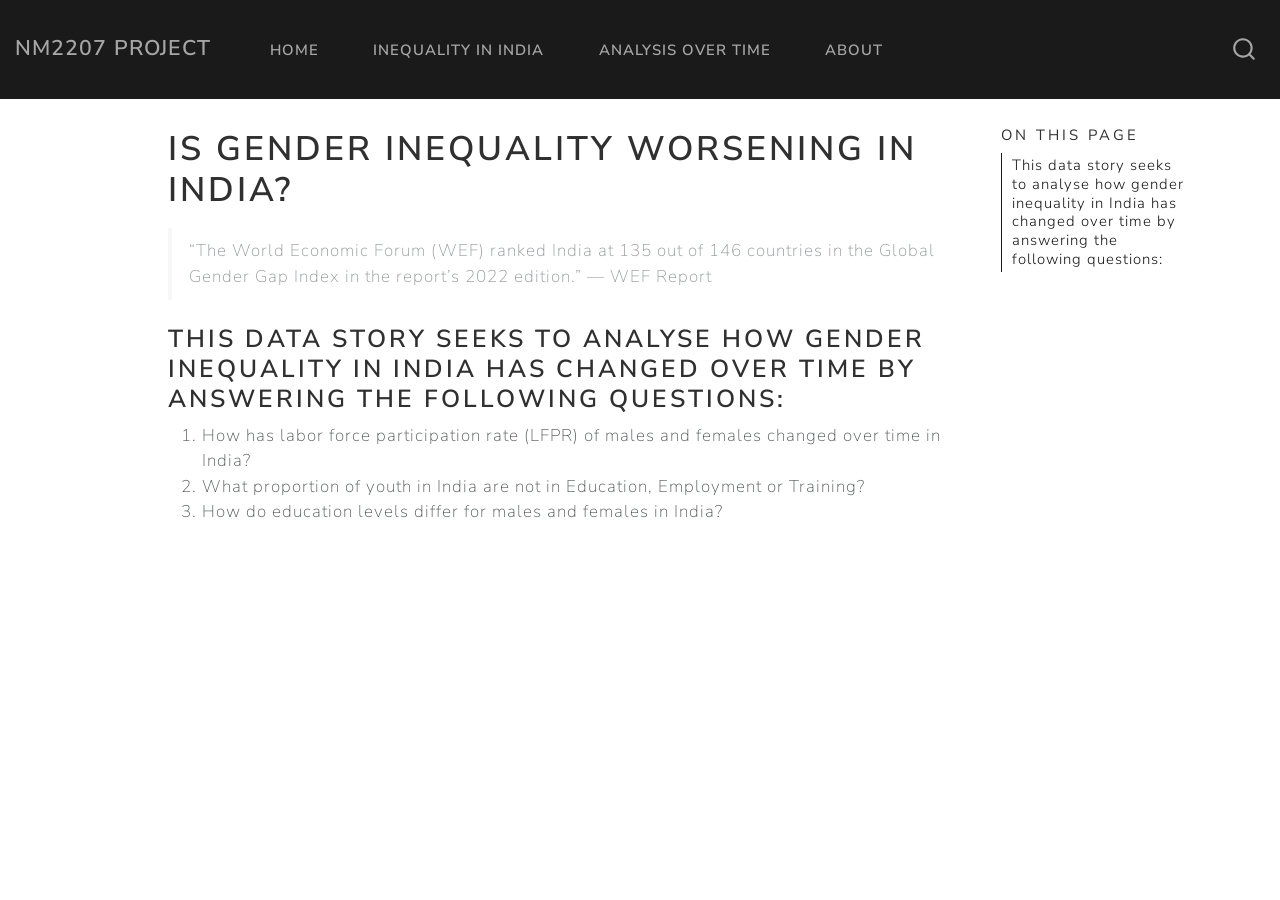
<file: docs/index.html>
<!DOCTYPE html>
<html xmlns="http://www.w3.org/1999/xhtml" lang="en" xml:lang="en"><head>

<meta charset="utf-8">
<meta name="generator" content="quarto-1.3.353">

<meta name="viewport" content="width=device-width, initial-scale=1.0, user-scalable=yes">


<title>NM2207 Project - Is Gender Inequality worsening in India?</title>
<style>
code{white-space: pre-wrap;}
span.smallcaps{font-variant: small-caps;}
div.columns{display: flex; gap: min(4vw, 1.5em);}
div.column{flex: auto; overflow-x: auto;}
div.hanging-indent{margin-left: 1.5em; text-indent: -1.5em;}
ul.task-list{list-style: none;}
ul.task-list li input[type="checkbox"] {
  width: 0.8em;
  margin: 0 0.8em 0.2em -1em; /* quarto-specific, see https://github.com/quarto-dev/quarto-cli/issues/4556 */ 
  vertical-align: middle;
}
</style>


<script src="site_libs/quarto-nav/quarto-nav.js"></script>
<script src="site_libs/quarto-nav/headroom.min.js"></script>
<script src="site_libs/clipboard/clipboard.min.js"></script>
<script src="site_libs/quarto-search/autocomplete.umd.js"></script>
<script src="site_libs/quarto-search/fuse.min.js"></script>
<script src="site_libs/quarto-search/quarto-search.js"></script>
<meta name="quarto:offset" content="./">
<script src="site_libs/quarto-html/quarto.js"></script>
<script src="site_libs/quarto-html/popper.min.js"></script>
<script src="site_libs/quarto-html/tippy.umd.min.js"></script>
<script src="site_libs/quarto-html/anchor.min.js"></script>
<link href="site_libs/quarto-html/tippy.css" rel="stylesheet">
<link href="site_libs/quarto-html/quarto-syntax-highlighting.css" rel="stylesheet" id="quarto-text-highlighting-styles">
<script src="site_libs/bootstrap/bootstrap.min.js"></script>
<link href="site_libs/bootstrap/bootstrap-icons.css" rel="stylesheet">
<link href="site_libs/bootstrap/bootstrap.min.css" rel="stylesheet" id="quarto-bootstrap" data-mode="light">
<script id="quarto-search-options" type="application/json">{
  "location": "navbar",
  "copy-button": false,
  "collapse-after": 3,
  "panel-placement": "end",
  "type": "overlay",
  "limit": 20,
  "language": {
    "search-no-results-text": "No results",
    "search-matching-documents-text": "matching documents",
    "search-copy-link-title": "Copy link to search",
    "search-hide-matches-text": "Hide additional matches",
    "search-more-match-text": "more match in this document",
    "search-more-matches-text": "more matches in this document",
    "search-clear-button-title": "Clear",
    "search-detached-cancel-button-title": "Cancel",
    "search-submit-button-title": "Submit"
  }
}</script>


<link rel="stylesheet" href="styles.css">
</head>

<body class="nav-fixed">

<div id="quarto-search-results"></div>
  <header id="quarto-header" class="headroom fixed-top">
    <nav class="navbar navbar-expand-lg navbar-dark ">
      <div class="navbar-container container-fluid">
      <div class="navbar-brand-container">
    <a class="navbar-brand" href="./index.html">
    <span class="navbar-title">NM2207 Project</span>
    </a>
  </div>
            <div id="quarto-search" class="" title="Search"></div>
          <button class="navbar-toggler" type="button" data-bs-toggle="collapse" data-bs-target="#navbarCollapse" aria-controls="navbarCollapse" aria-expanded="false" aria-label="Toggle navigation" onclick="if (window.quartoToggleHeadroom) { window.quartoToggleHeadroom(); }">
  <span class="navbar-toggler-icon"></span>
</button>
          <div class="collapse navbar-collapse" id="navbarCollapse">
            <ul class="navbar-nav navbar-nav-scroll me-auto">
  <li class="nav-item">
    <a class="nav-link active" href="./index.html" rel="" target="" aria-current="page">
 <span class="menu-text">Home</span></a>
  </li>  
  <li class="nav-item">
    <a class="nav-link" href="./Analysis.html" rel="" target="">
 <span class="menu-text">Inequality in India</span></a>
  </li>  
  <li class="nav-item">
    <a class="nav-link" href="./Time.html" rel="" target="">
 <span class="menu-text">Analysis Over Time</span></a>
  </li>  
  <li class="nav-item">
    <a class="nav-link" href="./about.html" rel="" target="">
 <span class="menu-text">About</span></a>
  </li>  
</ul>
            <div class="quarto-navbar-tools ms-auto">
</div>
          </div> <!-- /navcollapse -->
      </div> <!-- /container-fluid -->
    </nav>
</header>
<!-- content -->
<div id="quarto-content" class="quarto-container page-columns page-rows-contents page-layout-article page-navbar">
<!-- sidebar -->
<!-- margin-sidebar -->
    <div id="quarto-margin-sidebar" class="sidebar margin-sidebar">
        <nav id="TOC" role="doc-toc" class="toc-active">
    <h2 id="toc-title">On this page</h2>
   
  <ul>
  <li><a href="#this-data-story-seeks-to-analyse-how-gender-inequality-in-india-has-changed-over-time-by-answering-the-following-questions" id="toc-this-data-story-seeks-to-analyse-how-gender-inequality-in-india-has-changed-over-time-by-answering-the-following-questions" class="nav-link active" data-scroll-target="#this-data-story-seeks-to-analyse-how-gender-inequality-in-india-has-changed-over-time-by-answering-the-following-questions">This data story seeks to analyse how gender inequality in India has changed over time by answering the following questions:</a></li>
  </ul>
</nav>
    </div>
<!-- main -->
<main class="content" id="quarto-document-content">

<header id="title-block-header" class="quarto-title-block default">
<div class="quarto-title">
<h1 class="title">Is Gender Inequality worsening in India?</h1>
</div>



<div class="quarto-title-meta">

    
  
    
  </div>
  

</header>

<blockquote class="blockquote">
<p>“The World Economic Forum (WEF) ranked India at 135 out of 146 countries in the Global Gender Gap Index in the report’s 2022 edition.” — WEF Report</p>
</blockquote>
<section id="this-data-story-seeks-to-analyse-how-gender-inequality-in-india-has-changed-over-time-by-answering-the-following-questions" class="level3">
<h3 class="anchored" data-anchor-id="this-data-story-seeks-to-analyse-how-gender-inequality-in-india-has-changed-over-time-by-answering-the-following-questions">This data story seeks to analyse how gender inequality in India has changed over time by answering the following questions:</h3>
<ol type="1">
<li>How has labor force participation rate (LFPR) of males and females changed over time in India?</li>
<li>What proportion of youth in India are not in Education, Employment or Training?</li>
<li>How do education levels differ for males and females in India?</li>
</ol>


</section>

</main> <!-- /main -->
<script id="quarto-html-after-body" type="application/javascript">
window.document.addEventListener("DOMContentLoaded", function (event) {
  const toggleBodyColorMode = (bsSheetEl) => {
    const mode = bsSheetEl.getAttribute("data-mode");
    const bodyEl = window.document.querySelector("body");
    if (mode === "dark") {
      bodyEl.classList.add("quarto-dark");
      bodyEl.classList.remove("quarto-light");
    } else {
      bodyEl.classList.add("quarto-light");
      bodyEl.classList.remove("quarto-dark");
    }
  }
  const toggleBodyColorPrimary = () => {
    const bsSheetEl = window.document.querySelector("link#quarto-bootstrap");
    if (bsSheetEl) {
      toggleBodyColorMode(bsSheetEl);
    }
  }
  toggleBodyColorPrimary();  
  const icon = "";
  const anchorJS = new window.AnchorJS();
  anchorJS.options = {
    placement: 'right',
    icon: icon
  };
  anchorJS.add('.anchored');
  const isCodeAnnotation = (el) => {
    for (const clz of el.classList) {
      if (clz.startsWith('code-annotation-')) {                     
        return true;
      }
    }
    return false;
  }
  const clipboard = new window.ClipboardJS('.code-copy-button', {
    text: function(trigger) {
      const codeEl = trigger.previousElementSibling.cloneNode(true);
      for (const childEl of codeEl.children) {
        if (isCodeAnnotation(childEl)) {
          childEl.remove();
        }
      }
      return codeEl.innerText;
    }
  });
  clipboard.on('success', function(e) {
    // button target
    const button = e.trigger;
    // don't keep focus
    button.blur();
    // flash "checked"
    button.classList.add('code-copy-button-checked');
    var currentTitle = button.getAttribute("title");
    button.setAttribute("title", "Copied!");
    let tooltip;
    if (window.bootstrap) {
      button.setAttribute("data-bs-toggle", "tooltip");
      button.setAttribute("data-bs-placement", "left");
      button.setAttribute("data-bs-title", "Copied!");
      tooltip = new bootstrap.Tooltip(button, 
        { trigger: "manual", 
          customClass: "code-copy-button-tooltip",
          offset: [0, -8]});
      tooltip.show();    
    }
    setTimeout(function() {
      if (tooltip) {
        tooltip.hide();
        button.removeAttribute("data-bs-title");
        button.removeAttribute("data-bs-toggle");
        button.removeAttribute("data-bs-placement");
      }
      button.setAttribute("title", currentTitle);
      button.classList.remove('code-copy-button-checked');
    }, 1000);
    // clear code selection
    e.clearSelection();
  });
  function tippyHover(el, contentFn) {
    const config = {
      allowHTML: true,
      content: contentFn,
      maxWidth: 500,
      delay: 100,
      arrow: false,
      appendTo: function(el) {
          return el.parentElement;
      },
      interactive: true,
      interactiveBorder: 10,
      theme: 'quarto',
      placement: 'bottom-start'
    };
    window.tippy(el, config); 
  }
  const noterefs = window.document.querySelectorAll('a[role="doc-noteref"]');
  for (var i=0; i<noterefs.length; i++) {
    const ref = noterefs[i];
    tippyHover(ref, function() {
      // use id or data attribute instead here
      let href = ref.getAttribute('data-footnote-href') || ref.getAttribute('href');
      try { href = new URL(href).hash; } catch {}
      const id = href.replace(/^#\/?/, "");
      const note = window.document.getElementById(id);
      return note.innerHTML;
    });
  }
      let selectedAnnoteEl;
      const selectorForAnnotation = ( cell, annotation) => {
        let cellAttr = 'data-code-cell="' + cell + '"';
        let lineAttr = 'data-code-annotation="' +  annotation + '"';
        const selector = 'span[' + cellAttr + '][' + lineAttr + ']';
        return selector;
      }
      const selectCodeLines = (annoteEl) => {
        const doc = window.document;
        const targetCell = annoteEl.getAttribute("data-target-cell");
        const targetAnnotation = annoteEl.getAttribute("data-target-annotation");
        const annoteSpan = window.document.querySelector(selectorForAnnotation(targetCell, targetAnnotation));
        const lines = annoteSpan.getAttribute("data-code-lines").split(",");
        const lineIds = lines.map((line) => {
          return targetCell + "-" + line;
        })
        let top = null;
        let height = null;
        let parent = null;
        if (lineIds.length > 0) {
            //compute the position of the single el (top and bottom and make a div)
            const el = window.document.getElementById(lineIds[0]);
            top = el.offsetTop;
            height = el.offsetHeight;
            parent = el.parentElement.parentElement;
          if (lineIds.length > 1) {
            const lastEl = window.document.getElementById(lineIds[lineIds.length - 1]);
            const bottom = lastEl.offsetTop + lastEl.offsetHeight;
            height = bottom - top;
          }
          if (top !== null && height !== null && parent !== null) {
            // cook up a div (if necessary) and position it 
            let div = window.document.getElementById("code-annotation-line-highlight");
            if (div === null) {
              div = window.document.createElement("div");
              div.setAttribute("id", "code-annotation-line-highlight");
              div.style.position = 'absolute';
              parent.appendChild(div);
            }
            div.style.top = top - 2 + "px";
            div.style.height = height + 4 + "px";
            let gutterDiv = window.document.getElementById("code-annotation-line-highlight-gutter");
            if (gutterDiv === null) {
              gutterDiv = window.document.createElement("div");
              gutterDiv.setAttribute("id", "code-annotation-line-highlight-gutter");
              gutterDiv.style.position = 'absolute';
              const codeCell = window.document.getElementById(targetCell);
              const gutter = codeCell.querySelector('.code-annotation-gutter');
              gutter.appendChild(gutterDiv);
            }
            gutterDiv.style.top = top - 2 + "px";
            gutterDiv.style.height = height + 4 + "px";
          }
          selectedAnnoteEl = annoteEl;
        }
      };
      const unselectCodeLines = () => {
        const elementsIds = ["code-annotation-line-highlight", "code-annotation-line-highlight-gutter"];
        elementsIds.forEach((elId) => {
          const div = window.document.getElementById(elId);
          if (div) {
            div.remove();
          }
        });
        selectedAnnoteEl = undefined;
      };
      // Attach click handler to the DT
      const annoteDls = window.document.querySelectorAll('dt[data-target-cell]');
      for (const annoteDlNode of annoteDls) {
        annoteDlNode.addEventListener('click', (event) => {
          const clickedEl = event.target;
          if (clickedEl !== selectedAnnoteEl) {
            unselectCodeLines();
            const activeEl = window.document.querySelector('dt[data-target-cell].code-annotation-active');
            if (activeEl) {
              activeEl.classList.remove('code-annotation-active');
            }
            selectCodeLines(clickedEl);
            clickedEl.classList.add('code-annotation-active');
          } else {
            // Unselect the line
            unselectCodeLines();
            clickedEl.classList.remove('code-annotation-active');
          }
        });
      }
  const findCites = (el) => {
    const parentEl = el.parentElement;
    if (parentEl) {
      const cites = parentEl.dataset.cites;
      if (cites) {
        return {
          el,
          cites: cites.split(' ')
        };
      } else {
        return findCites(el.parentElement)
      }
    } else {
      return undefined;
    }
  };
  var bibliorefs = window.document.querySelectorAll('a[role="doc-biblioref"]');
  for (var i=0; i<bibliorefs.length; i++) {
    const ref = bibliorefs[i];
    const citeInfo = findCites(ref);
    if (citeInfo) {
      tippyHover(citeInfo.el, function() {
        var popup = window.document.createElement('div');
        citeInfo.cites.forEach(function(cite) {
          var citeDiv = window.document.createElement('div');
          citeDiv.classList.add('hanging-indent');
          citeDiv.classList.add('csl-entry');
          var biblioDiv = window.document.getElementById('ref-' + cite);
          if (biblioDiv) {
            citeDiv.innerHTML = biblioDiv.innerHTML;
          }
          popup.appendChild(citeDiv);
        });
        return popup.innerHTML;
      });
    }
  }
});
</script>
</div> <!-- /content -->



</body></html>
</file>
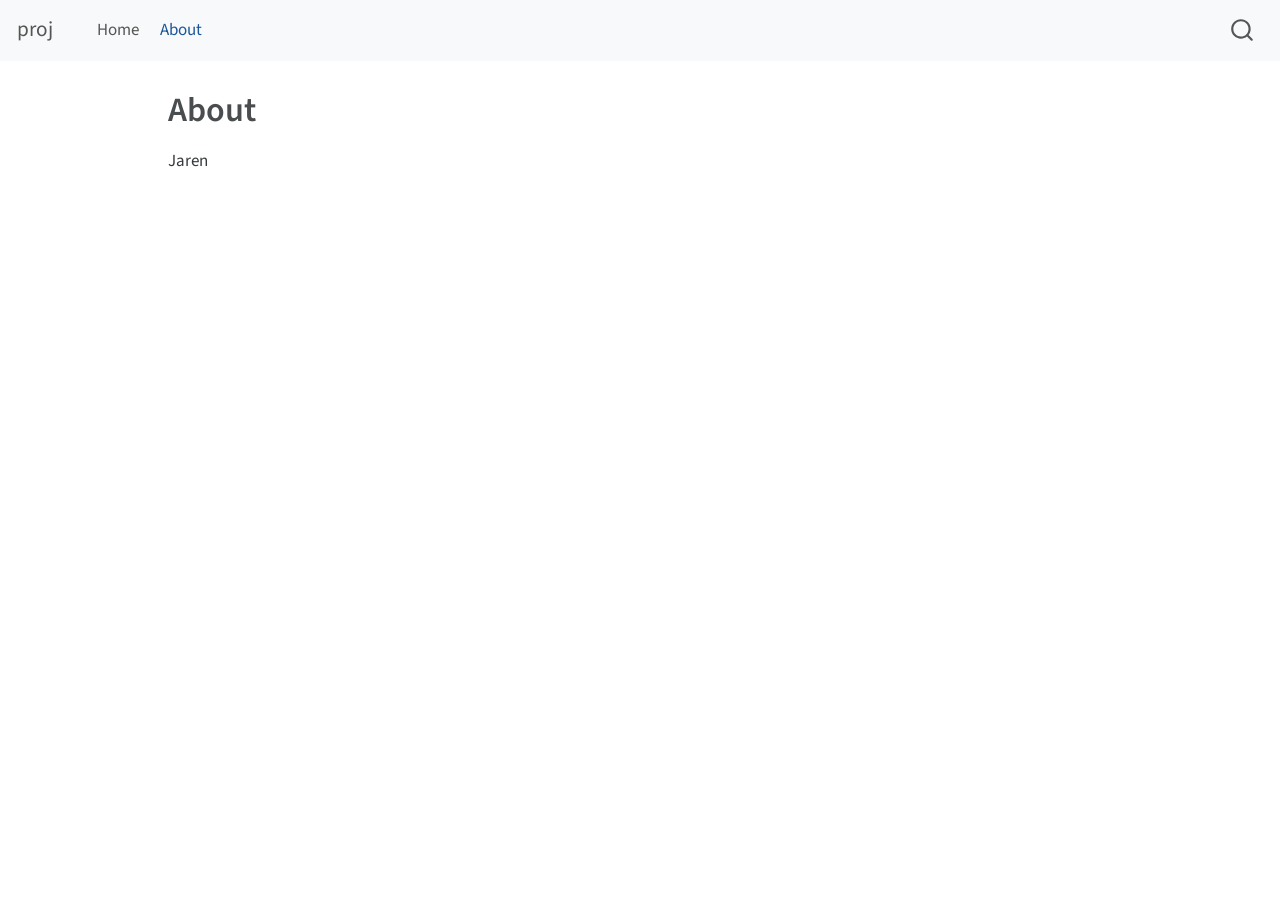
<file: _site/about.html>
<!DOCTYPE html>
<html xmlns="http://www.w3.org/1999/xhtml" lang="en" xml:lang="en"><head>

<meta charset="utf-8">
<meta name="generator" content="quarto-1.3.353">

<meta name="viewport" content="width=device-width, initial-scale=1.0, user-scalable=yes">


<title>proj - About</title>
<style>
code{white-space: pre-wrap;}
span.smallcaps{font-variant: small-caps;}
div.columns{display: flex; gap: min(4vw, 1.5em);}
div.column{flex: auto; overflow-x: auto;}
div.hanging-indent{margin-left: 1.5em; text-indent: -1.5em;}
ul.task-list{list-style: none;}
ul.task-list li input[type="checkbox"] {
  width: 0.8em;
  margin: 0 0.8em 0.2em -1em; /* quarto-specific, see https://github.com/quarto-dev/quarto-cli/issues/4556 */ 
  vertical-align: middle;
}
</style>


<script src="site_libs/quarto-nav/quarto-nav.js"></script>
<script src="site_libs/quarto-nav/headroom.min.js"></script>
<script src="site_libs/clipboard/clipboard.min.js"></script>
<script src="site_libs/quarto-search/autocomplete.umd.js"></script>
<script src="site_libs/quarto-search/fuse.min.js"></script>
<script src="site_libs/quarto-search/quarto-search.js"></script>
<meta name="quarto:offset" content="./">
<script src="site_libs/quarto-html/quarto.js"></script>
<script src="site_libs/quarto-html/popper.min.js"></script>
<script src="site_libs/quarto-html/tippy.umd.min.js"></script>
<script src="site_libs/quarto-html/anchor.min.js"></script>
<link href="site_libs/quarto-html/tippy.css" rel="stylesheet">
<link href="site_libs/quarto-html/quarto-syntax-highlighting.css" rel="stylesheet" id="quarto-text-highlighting-styles">
<script src="site_libs/bootstrap/bootstrap.min.js"></script>
<link href="site_libs/bootstrap/bootstrap-icons.css" rel="stylesheet">
<link href="site_libs/bootstrap/bootstrap.min.css" rel="stylesheet" id="quarto-bootstrap" data-mode="light">
<script id="quarto-search-options" type="application/json">{
  "location": "navbar",
  "copy-button": false,
  "collapse-after": 3,
  "panel-placement": "end",
  "type": "overlay",
  "limit": 20,
  "language": {
    "search-no-results-text": "No results",
    "search-matching-documents-text": "matching documents",
    "search-copy-link-title": "Copy link to search",
    "search-hide-matches-text": "Hide additional matches",
    "search-more-match-text": "more match in this document",
    "search-more-matches-text": "more matches in this document",
    "search-clear-button-title": "Clear",
    "search-detached-cancel-button-title": "Cancel",
    "search-submit-button-title": "Submit"
  }
}</script>


<link rel="stylesheet" href="styles.css">
</head>

<body class="nav-fixed">

<div id="quarto-search-results"></div>
  <header id="quarto-header" class="headroom fixed-top">
    <nav class="navbar navbar-expand-lg navbar-dark ">
      <div class="navbar-container container-fluid">
      <div class="navbar-brand-container">
    <a class="navbar-brand" href="./index.html">
    <span class="navbar-title">proj</span>
    </a>
  </div>
            <div id="quarto-search" class="" title="Search"></div>
          <button class="navbar-toggler" type="button" data-bs-toggle="collapse" data-bs-target="#navbarCollapse" aria-controls="navbarCollapse" aria-expanded="false" aria-label="Toggle navigation" onclick="if (window.quartoToggleHeadroom) { window.quartoToggleHeadroom(); }">
  <span class="navbar-toggler-icon"></span>
</button>
          <div class="collapse navbar-collapse" id="navbarCollapse">
            <ul class="navbar-nav navbar-nav-scroll me-auto">
  <li class="nav-item">
    <a class="nav-link" href="./index.html" rel="" target="">
 <span class="menu-text">Home</span></a>
  </li>  
  <li class="nav-item">
    <a class="nav-link active" href="./about.html" rel="" target="" aria-current="page">
 <span class="menu-text">About</span></a>
  </li>  
</ul>
            <div class="quarto-navbar-tools ms-auto">
</div>
          </div> <!-- /navcollapse -->
      </div> <!-- /container-fluid -->
    </nav>
</header>
<!-- content -->
<div id="quarto-content" class="quarto-container page-columns page-rows-contents page-layout-article page-navbar">
<!-- sidebar -->
<!-- margin-sidebar -->
    <div id="quarto-margin-sidebar" class="sidebar margin-sidebar">
        
    </div>
<!-- main -->
<main class="content" id="quarto-document-content">

<header id="title-block-header" class="quarto-title-block default">
<div class="quarto-title">
<h1 class="title">About</h1>
</div>



<div class="quarto-title-meta">

    
  
    
  </div>
  

</header>

<p>Jaren</p>



</main> <!-- /main -->
<script id="quarto-html-after-body" type="application/javascript">
window.document.addEventListener("DOMContentLoaded", function (event) {
  const toggleBodyColorMode = (bsSheetEl) => {
    const mode = bsSheetEl.getAttribute("data-mode");
    const bodyEl = window.document.querySelector("body");
    if (mode === "dark") {
      bodyEl.classList.add("quarto-dark");
      bodyEl.classList.remove("quarto-light");
    } else {
      bodyEl.classList.add("quarto-light");
      bodyEl.classList.remove("quarto-dark");
    }
  }
  const toggleBodyColorPrimary = () => {
    const bsSheetEl = window.document.querySelector("link#quarto-bootstrap");
    if (bsSheetEl) {
      toggleBodyColorMode(bsSheetEl);
    }
  }
  toggleBodyColorPrimary();  
  const icon = "";
  const anchorJS = new window.AnchorJS();
  anchorJS.options = {
    placement: 'right',
    icon: icon
  };
  anchorJS.add('.anchored');
  const isCodeAnnotation = (el) => {
    for (const clz of el.classList) {
      if (clz.startsWith('code-annotation-')) {                     
        return true;
      }
    }
    return false;
  }
  const clipboard = new window.ClipboardJS('.code-copy-button', {
    text: function(trigger) {
      const codeEl = trigger.previousElementSibling.cloneNode(true);
      for (const childEl of codeEl.children) {
        if (isCodeAnnotation(childEl)) {
          childEl.remove();
        }
      }
      return codeEl.innerText;
    }
  });
  clipboard.on('success', function(e) {
    // button target
    const button = e.trigger;
    // don't keep focus
    button.blur();
    // flash "checked"
    button.classList.add('code-copy-button-checked');
    var currentTitle = button.getAttribute("title");
    button.setAttribute("title", "Copied!");
    let tooltip;
    if (window.bootstrap) {
      button.setAttribute("data-bs-toggle", "tooltip");
      button.setAttribute("data-bs-placement", "left");
      button.setAttribute("data-bs-title", "Copied!");
      tooltip = new bootstrap.Tooltip(button, 
        { trigger: "manual", 
          customClass: "code-copy-button-tooltip",
          offset: [0, -8]});
      tooltip.show();    
    }
    setTimeout(function() {
      if (tooltip) {
        tooltip.hide();
        button.removeAttribute("data-bs-title");
        button.removeAttribute("data-bs-toggle");
        button.removeAttribute("data-bs-placement");
      }
      button.setAttribute("title", currentTitle);
      button.classList.remove('code-copy-button-checked');
    }, 1000);
    // clear code selection
    e.clearSelection();
  });
  function tippyHover(el, contentFn) {
    const config = {
      allowHTML: true,
      content: contentFn,
      maxWidth: 500,
      delay: 100,
      arrow: false,
      appendTo: function(el) {
          return el.parentElement;
      },
      interactive: true,
      interactiveBorder: 10,
      theme: 'quarto',
      placement: 'bottom-start'
    };
    window.tippy(el, config); 
  }
  const noterefs = window.document.querySelectorAll('a[role="doc-noteref"]');
  for (var i=0; i<noterefs.length; i++) {
    const ref = noterefs[i];
    tippyHover(ref, function() {
      // use id or data attribute instead here
      let href = ref.getAttribute('data-footnote-href') || ref.getAttribute('href');
      try { href = new URL(href).hash; } catch {}
      const id = href.replace(/^#\/?/, "");
      const note = window.document.getElementById(id);
      return note.innerHTML;
    });
  }
      let selectedAnnoteEl;
      const selectorForAnnotation = ( cell, annotation) => {
        let cellAttr = 'data-code-cell="' + cell + '"';
        let lineAttr = 'data-code-annotation="' +  annotation + '"';
        const selector = 'span[' + cellAttr + '][' + lineAttr + ']';
        return selector;
      }
      const selectCodeLines = (annoteEl) => {
        const doc = window.document;
        const targetCell = annoteEl.getAttribute("data-target-cell");
        const targetAnnotation = annoteEl.getAttribute("data-target-annotation");
        const annoteSpan = window.document.querySelector(selectorForAnnotation(targetCell, targetAnnotation));
        const lines = annoteSpan.getAttribute("data-code-lines").split(",");
        const lineIds = lines.map((line) => {
          return targetCell + "-" + line;
        })
        let top = null;
        let height = null;
        let parent = null;
        if (lineIds.length > 0) {
            //compute the position of the single el (top and bottom and make a div)
            const el = window.document.getElementById(lineIds[0]);
            top = el.offsetTop;
            height = el.offsetHeight;
            parent = el.parentElement.parentElement;
          if (lineIds.length > 1) {
            const lastEl = window.document.getElementById(lineIds[lineIds.length - 1]);
            const bottom = lastEl.offsetTop + lastEl.offsetHeight;
            height = bottom - top;
          }
          if (top !== null && height !== null && parent !== null) {
            // cook up a div (if necessary) and position it 
            let div = window.document.getElementById("code-annotation-line-highlight");
            if (div === null) {
              div = window.document.createElement("div");
              div.setAttribute("id", "code-annotation-line-highlight");
              div.style.position = 'absolute';
              parent.appendChild(div);
            }
            div.style.top = top - 2 + "px";
            div.style.height = height + 4 + "px";
            let gutterDiv = window.document.getElementById("code-annotation-line-highlight-gutter");
            if (gutterDiv === null) {
              gutterDiv = window.document.createElement("div");
              gutterDiv.setAttribute("id", "code-annotation-line-highlight-gutter");
              gutterDiv.style.position = 'absolute';
              const codeCell = window.document.getElementById(targetCell);
              const gutter = codeCell.querySelector('.code-annotation-gutter');
              gutter.appendChild(gutterDiv);
            }
            gutterDiv.style.top = top - 2 + "px";
            gutterDiv.style.height = height + 4 + "px";
          }
          selectedAnnoteEl = annoteEl;
        }
      };
      const unselectCodeLines = () => {
        const elementsIds = ["code-annotation-line-highlight", "code-annotation-line-highlight-gutter"];
        elementsIds.forEach((elId) => {
          const div = window.document.getElementById(elId);
          if (div) {
            div.remove();
          }
        });
        selectedAnnoteEl = undefined;
      };
      // Attach click handler to the DT
      const annoteDls = window.document.querySelectorAll('dt[data-target-cell]');
      for (const annoteDlNode of annoteDls) {
        annoteDlNode.addEventListener('click', (event) => {
          const clickedEl = event.target;
          if (clickedEl !== selectedAnnoteEl) {
            unselectCodeLines();
            const activeEl = window.document.querySelector('dt[data-target-cell].code-annotation-active');
            if (activeEl) {
              activeEl.classList.remove('code-annotation-active');
            }
            selectCodeLines(clickedEl);
            clickedEl.classList.add('code-annotation-active');
          } else {
            // Unselect the line
            unselectCodeLines();
            clickedEl.classList.remove('code-annotation-active');
          }
        });
      }
  const findCites = (el) => {
    const parentEl = el.parentElement;
    if (parentEl) {
      const cites = parentEl.dataset.cites;
      if (cites) {
        return {
          el,
          cites: cites.split(' ')
        };
      } else {
        return findCites(el.parentElement)
      }
    } else {
      return undefined;
    }
  };
  var bibliorefs = window.document.querySelectorAll('a[role="doc-biblioref"]');
  for (var i=0; i<bibliorefs.length; i++) {
    const ref = bibliorefs[i];
    const citeInfo = findCites(ref);
    if (citeInfo) {
      tippyHover(citeInfo.el, function() {
        var popup = window.document.createElement('div');
        citeInfo.cites.forEach(function(cite) {
          var citeDiv = window.document.createElement('div');
          citeDiv.classList.add('hanging-indent');
          citeDiv.classList.add('csl-entry');
          var biblioDiv = window.document.getElementById('ref-' + cite);
          if (biblioDiv) {
            citeDiv.innerHTML = biblioDiv.innerHTML;
          }
          popup.appendChild(citeDiv);
        });
        return popup.innerHTML;
      });
    }
  }
});
</script>
</div> <!-- /content -->



</body></html>
</file>
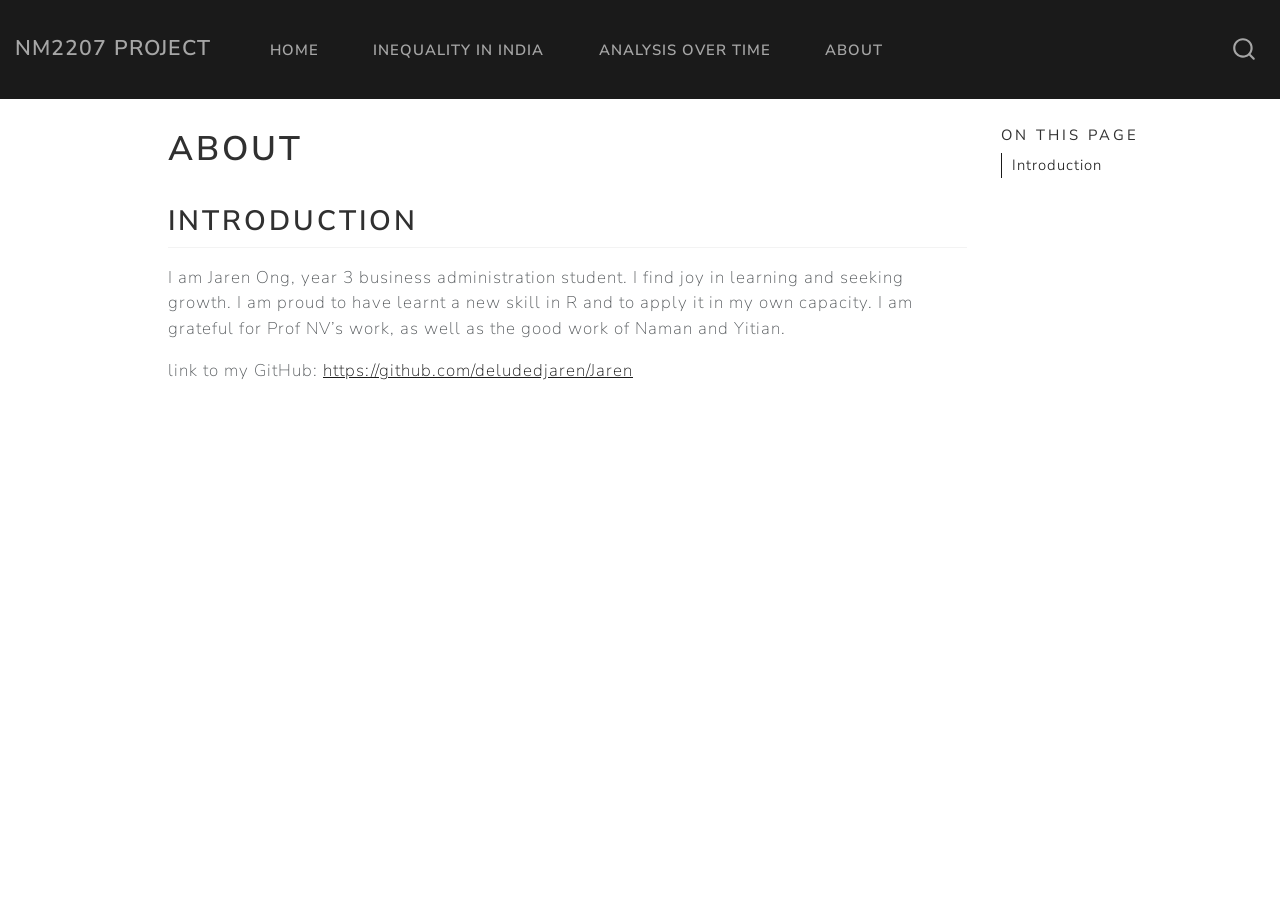
<file: docs/about.html>
<!DOCTYPE html>
<html xmlns="http://www.w3.org/1999/xhtml" lang="en" xml:lang="en"><head>

<meta charset="utf-8">
<meta name="generator" content="quarto-1.3.353">

<meta name="viewport" content="width=device-width, initial-scale=1.0, user-scalable=yes">


<title>NM2207 Project - About</title>
<style>
code{white-space: pre-wrap;}
span.smallcaps{font-variant: small-caps;}
div.columns{display: flex; gap: min(4vw, 1.5em);}
div.column{flex: auto; overflow-x: auto;}
div.hanging-indent{margin-left: 1.5em; text-indent: -1.5em;}
ul.task-list{list-style: none;}
ul.task-list li input[type="checkbox"] {
  width: 0.8em;
  margin: 0 0.8em 0.2em -1em; /* quarto-specific, see https://github.com/quarto-dev/quarto-cli/issues/4556 */ 
  vertical-align: middle;
}
</style>


<script src="site_libs/quarto-nav/quarto-nav.js"></script>
<script src="site_libs/quarto-nav/headroom.min.js"></script>
<script src="site_libs/clipboard/clipboard.min.js"></script>
<script src="site_libs/quarto-search/autocomplete.umd.js"></script>
<script src="site_libs/quarto-search/fuse.min.js"></script>
<script src="site_libs/quarto-search/quarto-search.js"></script>
<meta name="quarto:offset" content="./">
<script src="site_libs/quarto-html/quarto.js"></script>
<script src="site_libs/quarto-html/popper.min.js"></script>
<script src="site_libs/quarto-html/tippy.umd.min.js"></script>
<script src="site_libs/quarto-html/anchor.min.js"></script>
<link href="site_libs/quarto-html/tippy.css" rel="stylesheet">
<link href="site_libs/quarto-html/quarto-syntax-highlighting.css" rel="stylesheet" id="quarto-text-highlighting-styles">
<script src="site_libs/bootstrap/bootstrap.min.js"></script>
<link href="site_libs/bootstrap/bootstrap-icons.css" rel="stylesheet">
<link href="site_libs/bootstrap/bootstrap.min.css" rel="stylesheet" id="quarto-bootstrap" data-mode="light">
<script id="quarto-search-options" type="application/json">{
  "location": "navbar",
  "copy-button": false,
  "collapse-after": 3,
  "panel-placement": "end",
  "type": "overlay",
  "limit": 20,
  "language": {
    "search-no-results-text": "No results",
    "search-matching-documents-text": "matching documents",
    "search-copy-link-title": "Copy link to search",
    "search-hide-matches-text": "Hide additional matches",
    "search-more-match-text": "more match in this document",
    "search-more-matches-text": "more matches in this document",
    "search-clear-button-title": "Clear",
    "search-detached-cancel-button-title": "Cancel",
    "search-submit-button-title": "Submit"
  }
}</script>


<link rel="stylesheet" href="styles.css">
</head>

<body class="nav-fixed">

<div id="quarto-search-results"></div>
  <header id="quarto-header" class="headroom fixed-top">
    <nav class="navbar navbar-expand-lg navbar-dark ">
      <div class="navbar-container container-fluid">
      <div class="navbar-brand-container">
    <a class="navbar-brand" href="./index.html">
    <span class="navbar-title">NM2207 Project</span>
    </a>
  </div>
            <div id="quarto-search" class="" title="Search"></div>
          <button class="navbar-toggler" type="button" data-bs-toggle="collapse" data-bs-target="#navbarCollapse" aria-controls="navbarCollapse" aria-expanded="false" aria-label="Toggle navigation" onclick="if (window.quartoToggleHeadroom) { window.quartoToggleHeadroom(); }">
  <span class="navbar-toggler-icon"></span>
</button>
          <div class="collapse navbar-collapse" id="navbarCollapse">
            <ul class="navbar-nav navbar-nav-scroll me-auto">
  <li class="nav-item">
    <a class="nav-link" href="./index.html" rel="" target="">
 <span class="menu-text">Home</span></a>
  </li>  
  <li class="nav-item">
    <a class="nav-link" href="./Analysis.html" rel="" target="">
 <span class="menu-text">Inequality in India</span></a>
  </li>  
  <li class="nav-item">
    <a class="nav-link" href="./Time.html" rel="" target="">
 <span class="menu-text">Analysis Over Time</span></a>
  </li>  
  <li class="nav-item">
    <a class="nav-link active" href="./about.html" rel="" target="" aria-current="page">
 <span class="menu-text">About</span></a>
  </li>  
</ul>
            <div class="quarto-navbar-tools ms-auto">
</div>
          </div> <!-- /navcollapse -->
      </div> <!-- /container-fluid -->
    </nav>
</header>
<!-- content -->
<div id="quarto-content" class="quarto-container page-columns page-rows-contents page-layout-article page-navbar">
<!-- sidebar -->
<!-- margin-sidebar -->
    <div id="quarto-margin-sidebar" class="sidebar margin-sidebar">
        <nav id="TOC" role="doc-toc" class="toc-active">
    <h2 id="toc-title">On this page</h2>
   
  <ul>
  <li><a href="#introduction" id="toc-introduction" class="nav-link active" data-scroll-target="#introduction">Introduction</a></li>
  </ul>
</nav>
    </div>
<!-- main -->
<main class="content" id="quarto-document-content">

<header id="title-block-header" class="quarto-title-block default">
<div class="quarto-title">
<h1 class="title">About</h1>
</div>



<div class="quarto-title-meta">

    
  
    
  </div>
  

</header>

<section id="introduction" class="level2">
<h2 class="anchored" data-anchor-id="introduction">Introduction</h2>
<p>I am Jaren Ong, year 3 business administration student. I find joy in learning and seeking growth. I am proud to have learnt a new skill in R and to apply it in my own capacity. I am grateful for Prof NV’s work, as well as the good work of Naman and Yitian.</p>
<p>link to my GitHub: <a href="https://github.com/deludedjaren/Jaren" class="uri">https://github.com/deludedjaren/Jaren</a></p>


</section>

</main> <!-- /main -->
<script id="quarto-html-after-body" type="application/javascript">
window.document.addEventListener("DOMContentLoaded", function (event) {
  const toggleBodyColorMode = (bsSheetEl) => {
    const mode = bsSheetEl.getAttribute("data-mode");
    const bodyEl = window.document.querySelector("body");
    if (mode === "dark") {
      bodyEl.classList.add("quarto-dark");
      bodyEl.classList.remove("quarto-light");
    } else {
      bodyEl.classList.add("quarto-light");
      bodyEl.classList.remove("quarto-dark");
    }
  }
  const toggleBodyColorPrimary = () => {
    const bsSheetEl = window.document.querySelector("link#quarto-bootstrap");
    if (bsSheetEl) {
      toggleBodyColorMode(bsSheetEl);
    }
  }
  toggleBodyColorPrimary();  
  const icon = "";
  const anchorJS = new window.AnchorJS();
  anchorJS.options = {
    placement: 'right',
    icon: icon
  };
  anchorJS.add('.anchored');
  const isCodeAnnotation = (el) => {
    for (const clz of el.classList) {
      if (clz.startsWith('code-annotation-')) {                     
        return true;
      }
    }
    return false;
  }
  const clipboard = new window.ClipboardJS('.code-copy-button', {
    text: function(trigger) {
      const codeEl = trigger.previousElementSibling.cloneNode(true);
      for (const childEl of codeEl.children) {
        if (isCodeAnnotation(childEl)) {
          childEl.remove();
        }
      }
      return codeEl.innerText;
    }
  });
  clipboard.on('success', function(e) {
    // button target
    const button = e.trigger;
    // don't keep focus
    button.blur();
    // flash "checked"
    button.classList.add('code-copy-button-checked');
    var currentTitle = button.getAttribute("title");
    button.setAttribute("title", "Copied!");
    let tooltip;
    if (window.bootstrap) {
      button.setAttribute("data-bs-toggle", "tooltip");
      button.setAttribute("data-bs-placement", "left");
      button.setAttribute("data-bs-title", "Copied!");
      tooltip = new bootstrap.Tooltip(button, 
        { trigger: "manual", 
          customClass: "code-copy-button-tooltip",
          offset: [0, -8]});
      tooltip.show();    
    }
    setTimeout(function() {
      if (tooltip) {
        tooltip.hide();
        button.removeAttribute("data-bs-title");
        button.removeAttribute("data-bs-toggle");
        button.removeAttribute("data-bs-placement");
      }
      button.setAttribute("title", currentTitle);
      button.classList.remove('code-copy-button-checked');
    }, 1000);
    // clear code selection
    e.clearSelection();
  });
  function tippyHover(el, contentFn) {
    const config = {
      allowHTML: true,
      content: contentFn,
      maxWidth: 500,
      delay: 100,
      arrow: false,
      appendTo: function(el) {
          return el.parentElement;
      },
      interactive: true,
      interactiveBorder: 10,
      theme: 'quarto',
      placement: 'bottom-start'
    };
    window.tippy(el, config); 
  }
  const noterefs = window.document.querySelectorAll('a[role="doc-noteref"]');
  for (var i=0; i<noterefs.length; i++) {
    const ref = noterefs[i];
    tippyHover(ref, function() {
      // use id or data attribute instead here
      let href = ref.getAttribute('data-footnote-href') || ref.getAttribute('href');
      try { href = new URL(href).hash; } catch {}
      const id = href.replace(/^#\/?/, "");
      const note = window.document.getElementById(id);
      return note.innerHTML;
    });
  }
      let selectedAnnoteEl;
      const selectorForAnnotation = ( cell, annotation) => {
        let cellAttr = 'data-code-cell="' + cell + '"';
        let lineAttr = 'data-code-annotation="' +  annotation + '"';
        const selector = 'span[' + cellAttr + '][' + lineAttr + ']';
        return selector;
      }
      const selectCodeLines = (annoteEl) => {
        const doc = window.document;
        const targetCell = annoteEl.getAttribute("data-target-cell");
        const targetAnnotation = annoteEl.getAttribute("data-target-annotation");
        const annoteSpan = window.document.querySelector(selectorForAnnotation(targetCell, targetAnnotation));
        const lines = annoteSpan.getAttribute("data-code-lines").split(",");
        const lineIds = lines.map((line) => {
          return targetCell + "-" + line;
        })
        let top = null;
        let height = null;
        let parent = null;
        if (lineIds.length > 0) {
            //compute the position of the single el (top and bottom and make a div)
            const el = window.document.getElementById(lineIds[0]);
            top = el.offsetTop;
            height = el.offsetHeight;
            parent = el.parentElement.parentElement;
          if (lineIds.length > 1) {
            const lastEl = window.document.getElementById(lineIds[lineIds.length - 1]);
            const bottom = lastEl.offsetTop + lastEl.offsetHeight;
            height = bottom - top;
          }
          if (top !== null && height !== null && parent !== null) {
            // cook up a div (if necessary) and position it 
            let div = window.document.getElementById("code-annotation-line-highlight");
            if (div === null) {
              div = window.document.createElement("div");
              div.setAttribute("id", "code-annotation-line-highlight");
              div.style.position = 'absolute';
              parent.appendChild(div);
            }
            div.style.top = top - 2 + "px";
            div.style.height = height + 4 + "px";
            let gutterDiv = window.document.getElementById("code-annotation-line-highlight-gutter");
            if (gutterDiv === null) {
              gutterDiv = window.document.createElement("div");
              gutterDiv.setAttribute("id", "code-annotation-line-highlight-gutter");
              gutterDiv.style.position = 'absolute';
              const codeCell = window.document.getElementById(targetCell);
              const gutter = codeCell.querySelector('.code-annotation-gutter');
              gutter.appendChild(gutterDiv);
            }
            gutterDiv.style.top = top - 2 + "px";
            gutterDiv.style.height = height + 4 + "px";
          }
          selectedAnnoteEl = annoteEl;
        }
      };
      const unselectCodeLines = () => {
        const elementsIds = ["code-annotation-line-highlight", "code-annotation-line-highlight-gutter"];
        elementsIds.forEach((elId) => {
          const div = window.document.getElementById(elId);
          if (div) {
            div.remove();
          }
        });
        selectedAnnoteEl = undefined;
      };
      // Attach click handler to the DT
      const annoteDls = window.document.querySelectorAll('dt[data-target-cell]');
      for (const annoteDlNode of annoteDls) {
        annoteDlNode.addEventListener('click', (event) => {
          const clickedEl = event.target;
          if (clickedEl !== selectedAnnoteEl) {
            unselectCodeLines();
            const activeEl = window.document.querySelector('dt[data-target-cell].code-annotation-active');
            if (activeEl) {
              activeEl.classList.remove('code-annotation-active');
            }
            selectCodeLines(clickedEl);
            clickedEl.classList.add('code-annotation-active');
          } else {
            // Unselect the line
            unselectCodeLines();
            clickedEl.classList.remove('code-annotation-active');
          }
        });
      }
  const findCites = (el) => {
    const parentEl = el.parentElement;
    if (parentEl) {
      const cites = parentEl.dataset.cites;
      if (cites) {
        return {
          el,
          cites: cites.split(' ')
        };
      } else {
        return findCites(el.parentElement)
      }
    } else {
      return undefined;
    }
  };
  var bibliorefs = window.document.querySelectorAll('a[role="doc-biblioref"]');
  for (var i=0; i<bibliorefs.length; i++) {
    const ref = bibliorefs[i];
    const citeInfo = findCites(ref);
    if (citeInfo) {
      tippyHover(citeInfo.el, function() {
        var popup = window.document.createElement('div');
        citeInfo.cites.forEach(function(cite) {
          var citeDiv = window.document.createElement('div');
          citeDiv.classList.add('hanging-indent');
          citeDiv.classList.add('csl-entry');
          var biblioDiv = window.document.getElementById('ref-' + cite);
          if (biblioDiv) {
            citeDiv.innerHTML = biblioDiv.innerHTML;
          }
          popup.appendChild(citeDiv);
        });
        return popup.innerHTML;
      });
    }
  }
});
</script>
</div> <!-- /content -->



</body></html>
</file>
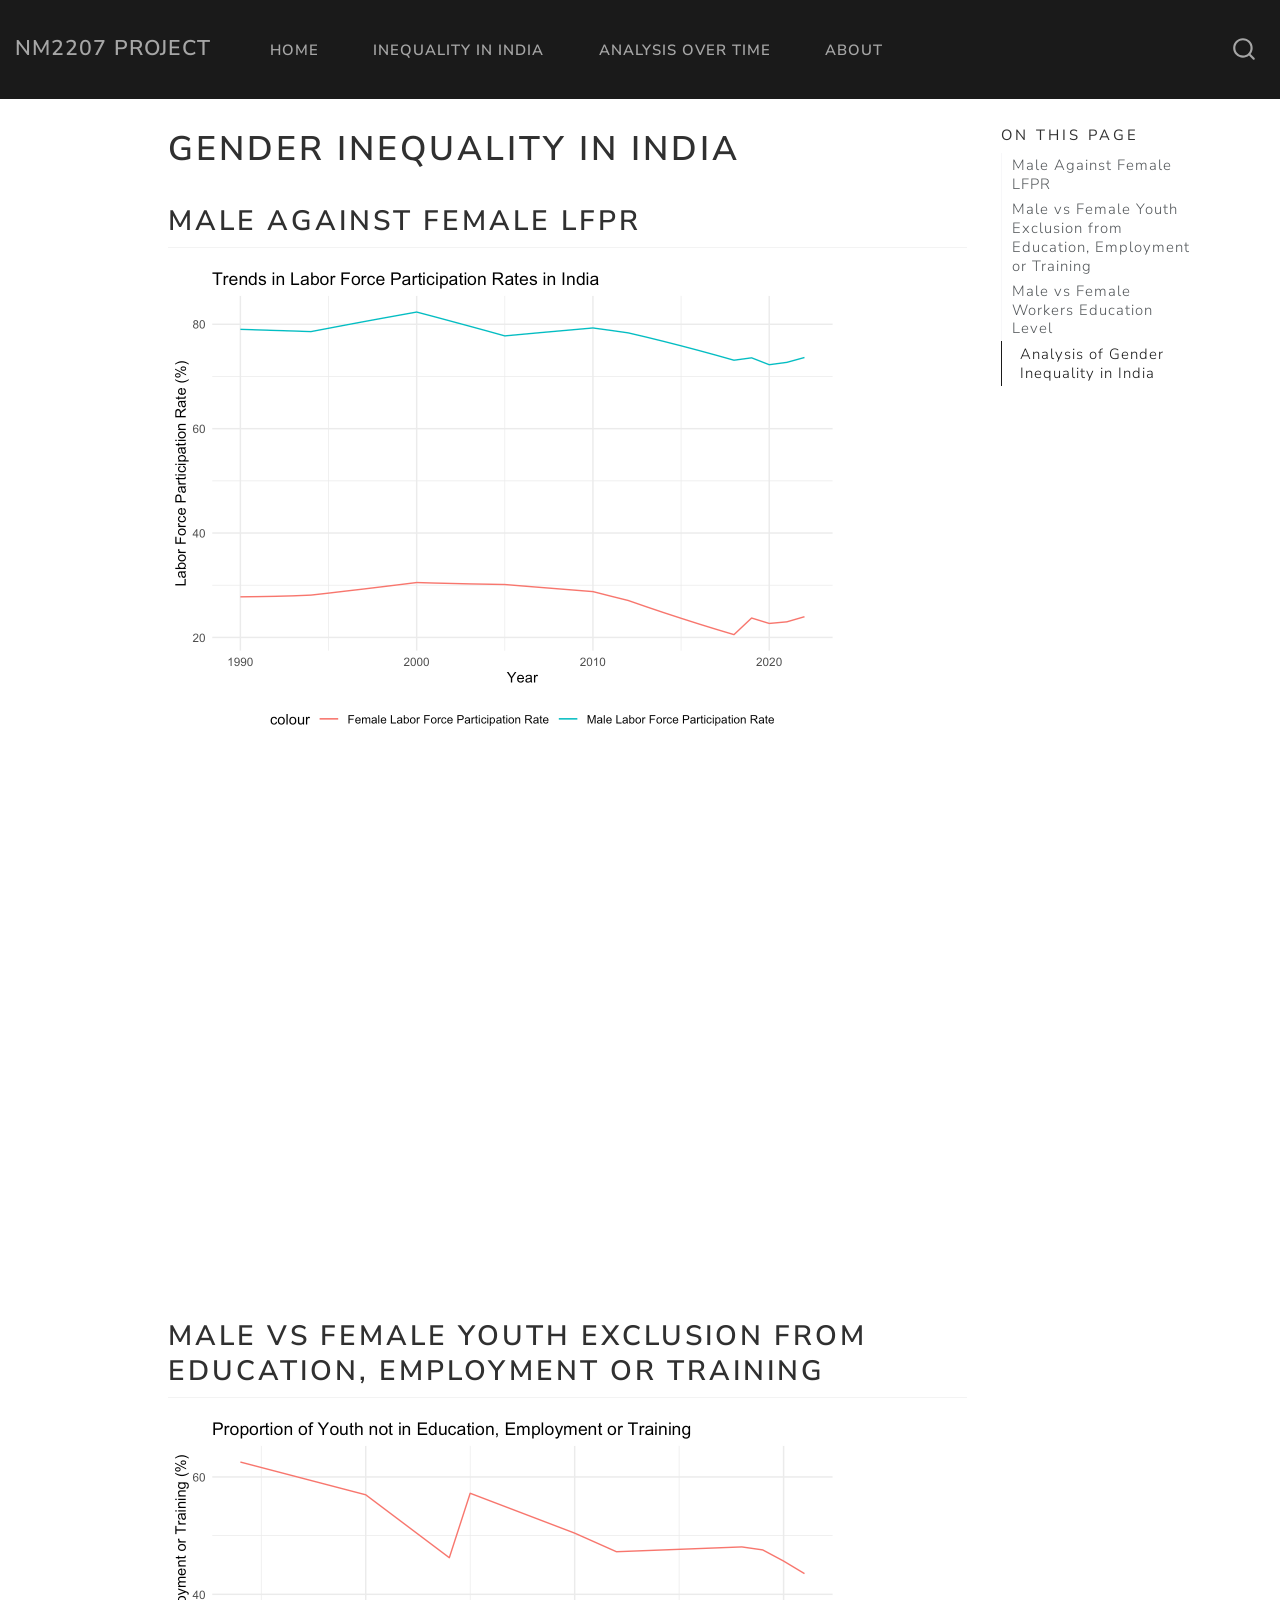
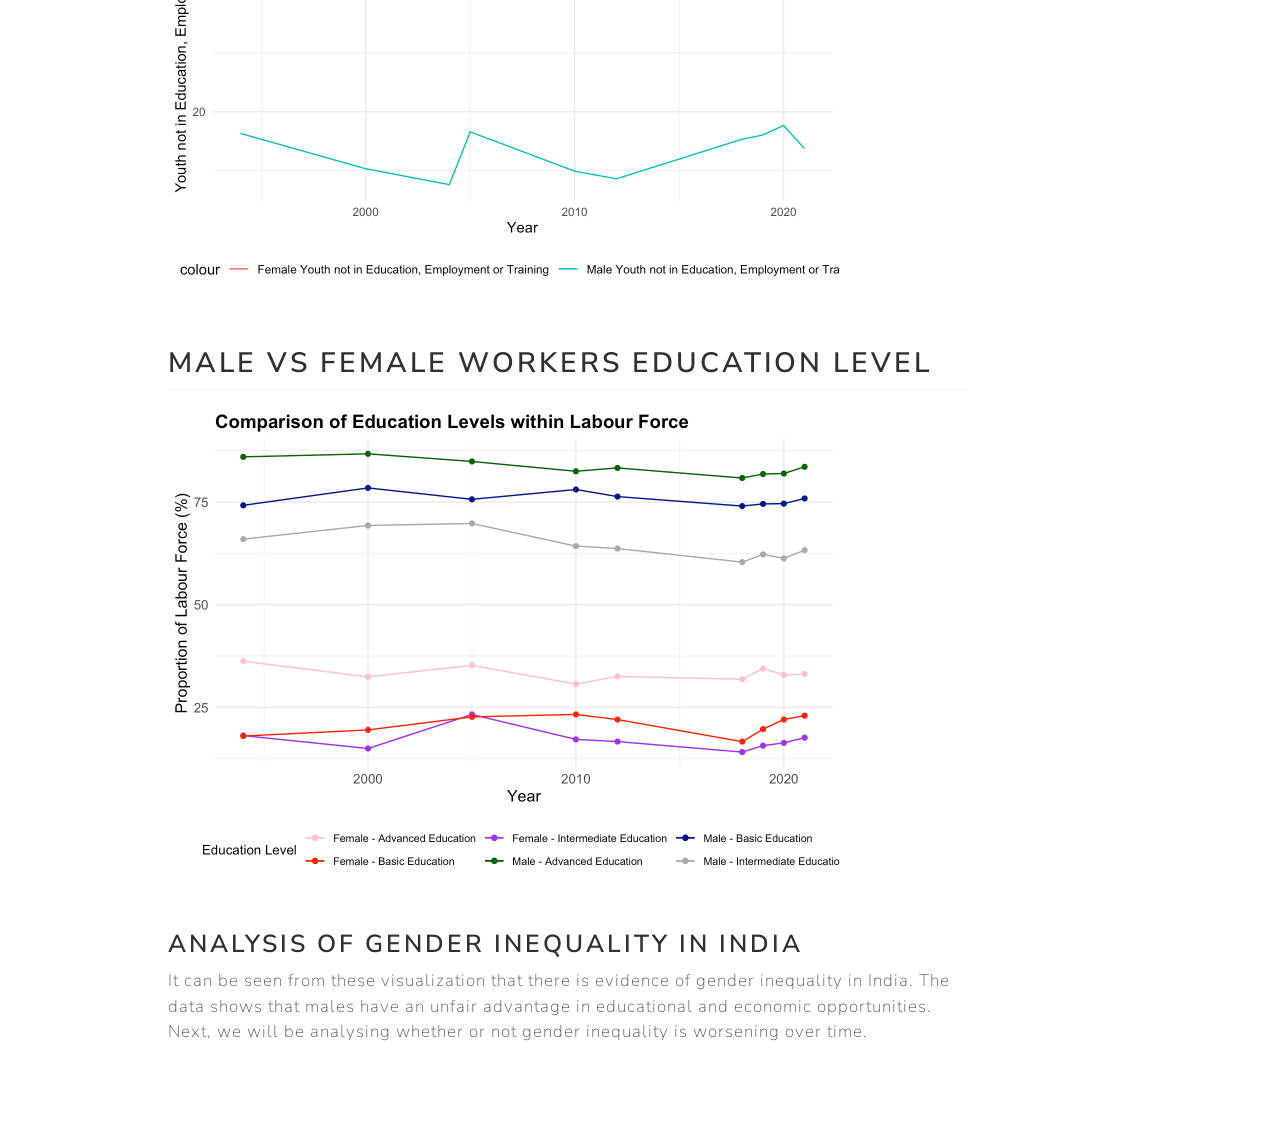
<file: docs/Analysis.html>
<!DOCTYPE html>
<html xmlns="http://www.w3.org/1999/xhtml" lang="en" xml:lang="en"><head>

<meta charset="utf-8">
<meta name="generator" content="quarto-1.3.353">

<meta name="viewport" content="width=device-width, initial-scale=1.0, user-scalable=yes">


<title>NM2207 Project - Gender Inequality in India</title>
<style>
code{white-space: pre-wrap;}
span.smallcaps{font-variant: small-caps;}
div.columns{display: flex; gap: min(4vw, 1.5em);}
div.column{flex: auto; overflow-x: auto;}
div.hanging-indent{margin-left: 1.5em; text-indent: -1.5em;}
ul.task-list{list-style: none;}
ul.task-list li input[type="checkbox"] {
  width: 0.8em;
  margin: 0 0.8em 0.2em -1em; /* quarto-specific, see https://github.com/quarto-dev/quarto-cli/issues/4556 */ 
  vertical-align: middle;
}
</style>


<script src="site_libs/quarto-nav/quarto-nav.js"></script>
<script src="site_libs/quarto-nav/headroom.min.js"></script>
<script src="site_libs/clipboard/clipboard.min.js"></script>
<script src="site_libs/quarto-search/autocomplete.umd.js"></script>
<script src="site_libs/quarto-search/fuse.min.js"></script>
<script src="site_libs/quarto-search/quarto-search.js"></script>
<meta name="quarto:offset" content="./">
<script src="site_libs/quarto-html/quarto.js"></script>
<script src="site_libs/quarto-html/popper.min.js"></script>
<script src="site_libs/quarto-html/tippy.umd.min.js"></script>
<script src="site_libs/quarto-html/anchor.min.js"></script>
<link href="site_libs/quarto-html/tippy.css" rel="stylesheet">
<link href="site_libs/quarto-html/quarto-syntax-highlighting.css" rel="stylesheet" id="quarto-text-highlighting-styles">
<script src="site_libs/bootstrap/bootstrap.min.js"></script>
<link href="site_libs/bootstrap/bootstrap-icons.css" rel="stylesheet">
<link href="site_libs/bootstrap/bootstrap.min.css" rel="stylesheet" id="quarto-bootstrap" data-mode="light">
<script id="quarto-search-options" type="application/json">{
  "location": "navbar",
  "copy-button": false,
  "collapse-after": 3,
  "panel-placement": "end",
  "type": "overlay",
  "limit": 20,
  "language": {
    "search-no-results-text": "No results",
    "search-matching-documents-text": "matching documents",
    "search-copy-link-title": "Copy link to search",
    "search-hide-matches-text": "Hide additional matches",
    "search-more-match-text": "more match in this document",
    "search-more-matches-text": "more matches in this document",
    "search-clear-button-title": "Clear",
    "search-detached-cancel-button-title": "Cancel",
    "search-submit-button-title": "Submit"
  }
}</script>


<link rel="stylesheet" href="styles.css">
</head>

<body class="nav-fixed">

<div id="quarto-search-results"></div>
  <header id="quarto-header" class="headroom fixed-top">
    <nav class="navbar navbar-expand-lg navbar-dark ">
      <div class="navbar-container container-fluid">
      <div class="navbar-brand-container">
    <a class="navbar-brand" href="./index.html">
    <span class="navbar-title">NM2207 Project</span>
    </a>
  </div>
            <div id="quarto-search" class="" title="Search"></div>
          <button class="navbar-toggler" type="button" data-bs-toggle="collapse" data-bs-target="#navbarCollapse" aria-controls="navbarCollapse" aria-expanded="false" aria-label="Toggle navigation" onclick="if (window.quartoToggleHeadroom) { window.quartoToggleHeadroom(); }">
  <span class="navbar-toggler-icon"></span>
</button>
          <div class="collapse navbar-collapse" id="navbarCollapse">
            <ul class="navbar-nav navbar-nav-scroll me-auto">
  <li class="nav-item">
    <a class="nav-link" href="./index.html" rel="" target="">
 <span class="menu-text">Home</span></a>
  </li>  
  <li class="nav-item">
    <a class="nav-link active" href="./Analysis.html" rel="" target="" aria-current="page">
 <span class="menu-text">Inequality in India</span></a>
  </li>  
  <li class="nav-item">
    <a class="nav-link" href="./Time.html" rel="" target="">
 <span class="menu-text">Analysis Over Time</span></a>
  </li>  
  <li class="nav-item">
    <a class="nav-link" href="./about.html" rel="" target="">
 <span class="menu-text">About</span></a>
  </li>  
</ul>
            <div class="quarto-navbar-tools ms-auto">
</div>
          </div> <!-- /navcollapse -->
      </div> <!-- /container-fluid -->
    </nav>
</header>
<!-- content -->
<div id="quarto-content" class="quarto-container page-columns page-rows-contents page-layout-article page-navbar">
<!-- sidebar -->
<!-- margin-sidebar -->
    <div id="quarto-margin-sidebar" class="sidebar margin-sidebar">
        <nav id="TOC" role="doc-toc" class="toc-active">
    <h2 id="toc-title">On this page</h2>
   
  <ul>
  <li><a href="#male-against-female-lfpr" id="toc-male-against-female-lfpr" class="nav-link active" data-scroll-target="#male-against-female-lfpr">Male Against Female LFPR</a></li>
  <li><a href="#male-vs-female-youth-exclusion-from-education-employment-or-training" id="toc-male-vs-female-youth-exclusion-from-education-employment-or-training" class="nav-link" data-scroll-target="#male-vs-female-youth-exclusion-from-education-employment-or-training">Male vs Female Youth Exclusion from Education, Employment or Training</a></li>
  <li><a href="#male-vs-female-workers-education-level" id="toc-male-vs-female-workers-education-level" class="nav-link" data-scroll-target="#male-vs-female-workers-education-level">Male vs Female Workers Education Level</a>
  <ul class="collapse">
  <li><a href="#analysis-of-gender-inequality-in-india" id="toc-analysis-of-gender-inequality-in-india" class="nav-link" data-scroll-target="#analysis-of-gender-inequality-in-india">Analysis of Gender Inequality in India</a></li>
  </ul></li>
  </ul>
</nav>
    </div>
<!-- main -->
<main class="content" id="quarto-document-content">

<header id="title-block-header" class="quarto-title-block default">
<div class="quarto-title">
<h1 class="title">Gender Inequality in India</h1>
</div>



<div class="quarto-title-meta">

    
  
    
  </div>
  

</header>

<section id="male-against-female-lfpr" class="level2">
<h2 class="anchored" data-anchor-id="male-against-female-lfpr">Male Against Female LFPR</h2>
<div class="cell">
<div class="cell-output-display">
<p><img src="Analysis_files/figure-html/unnamed-chunk-1-1.png" class="img-fluid" width="672"></p>
</div>
</div>
<iframe height="500" width="100%" frameborder="no" src="https://deludedjaren.shinyapps.io/Shiny2207/">
</iframe>
</section>
<section id="male-vs-female-youth-exclusion-from-education-employment-or-training" class="level2">
<h2 class="anchored" data-anchor-id="male-vs-female-youth-exclusion-from-education-employment-or-training">Male vs Female Youth Exclusion from Education, Employment or Training</h2>
<div class="cell">
<div class="cell-output-display">
<p><img src="Analysis_files/figure-html/unnamed-chunk-2-1.png" class="img-fluid" width="672"></p>
</div>
</div>
</section>
<section id="male-vs-female-workers-education-level" class="level2">
<h2 class="anchored" data-anchor-id="male-vs-female-workers-education-level">Male vs Female Workers Education Level</h2>
<div class="cell">
<div class="cell-output-display">
<p><img src="Analysis_files/figure-html/unnamed-chunk-3-1.png" class="img-fluid" width="672"></p>
</div>
</div>
<section id="analysis-of-gender-inequality-in-india" class="level3">
<h3 class="anchored" data-anchor-id="analysis-of-gender-inequality-in-india">Analysis of Gender Inequality in India</h3>
<p>It can be seen from these visualization that there is evidence of gender inequality in India. The data shows that males have an unfair advantage in educational and economic opportunities. Next, we will be analysing whether or not gender inequality is worsening over time.</p>


</section>
</section>

</main> <!-- /main -->
<script id="quarto-html-after-body" type="application/javascript">
window.document.addEventListener("DOMContentLoaded", function (event) {
  const toggleBodyColorMode = (bsSheetEl) => {
    const mode = bsSheetEl.getAttribute("data-mode");
    const bodyEl = window.document.querySelector("body");
    if (mode === "dark") {
      bodyEl.classList.add("quarto-dark");
      bodyEl.classList.remove("quarto-light");
    } else {
      bodyEl.classList.add("quarto-light");
      bodyEl.classList.remove("quarto-dark");
    }
  }
  const toggleBodyColorPrimary = () => {
    const bsSheetEl = window.document.querySelector("link#quarto-bootstrap");
    if (bsSheetEl) {
      toggleBodyColorMode(bsSheetEl);
    }
  }
  toggleBodyColorPrimary();  
  const icon = "";
  const anchorJS = new window.AnchorJS();
  anchorJS.options = {
    placement: 'right',
    icon: icon
  };
  anchorJS.add('.anchored');
  const isCodeAnnotation = (el) => {
    for (const clz of el.classList) {
      if (clz.startsWith('code-annotation-')) {                     
        return true;
      }
    }
    return false;
  }
  const clipboard = new window.ClipboardJS('.code-copy-button', {
    text: function(trigger) {
      const codeEl = trigger.previousElementSibling.cloneNode(true);
      for (const childEl of codeEl.children) {
        if (isCodeAnnotation(childEl)) {
          childEl.remove();
        }
      }
      return codeEl.innerText;
    }
  });
  clipboard.on('success', function(e) {
    // button target
    const button = e.trigger;
    // don't keep focus
    button.blur();
    // flash "checked"
    button.classList.add('code-copy-button-checked');
    var currentTitle = button.getAttribute("title");
    button.setAttribute("title", "Copied!");
    let tooltip;
    if (window.bootstrap) {
      button.setAttribute("data-bs-toggle", "tooltip");
      button.setAttribute("data-bs-placement", "left");
      button.setAttribute("data-bs-title", "Copied!");
      tooltip = new bootstrap.Tooltip(button, 
        { trigger: "manual", 
          customClass: "code-copy-button-tooltip",
          offset: [0, -8]});
      tooltip.show();    
    }
    setTimeout(function() {
      if (tooltip) {
        tooltip.hide();
        button.removeAttribute("data-bs-title");
        button.removeAttribute("data-bs-toggle");
        button.removeAttribute("data-bs-placement");
      }
      button.setAttribute("title", currentTitle);
      button.classList.remove('code-copy-button-checked');
    }, 1000);
    // clear code selection
    e.clearSelection();
  });
  function tippyHover(el, contentFn) {
    const config = {
      allowHTML: true,
      content: contentFn,
      maxWidth: 500,
      delay: 100,
      arrow: false,
      appendTo: function(el) {
          return el.parentElement;
      },
      interactive: true,
      interactiveBorder: 10,
      theme: 'quarto',
      placement: 'bottom-start'
    };
    window.tippy(el, config); 
  }
  const noterefs = window.document.querySelectorAll('a[role="doc-noteref"]');
  for (var i=0; i<noterefs.length; i++) {
    const ref = noterefs[i];
    tippyHover(ref, function() {
      // use id or data attribute instead here
      let href = ref.getAttribute('data-footnote-href') || ref.getAttribute('href');
      try { href = new URL(href).hash; } catch {}
      const id = href.replace(/^#\/?/, "");
      const note = window.document.getElementById(id);
      return note.innerHTML;
    });
  }
      let selectedAnnoteEl;
      const selectorForAnnotation = ( cell, annotation) => {
        let cellAttr = 'data-code-cell="' + cell + '"';
        let lineAttr = 'data-code-annotation="' +  annotation + '"';
        const selector = 'span[' + cellAttr + '][' + lineAttr + ']';
        return selector;
      }
      const selectCodeLines = (annoteEl) => {
        const doc = window.document;
        const targetCell = annoteEl.getAttribute("data-target-cell");
        const targetAnnotation = annoteEl.getAttribute("data-target-annotation");
        const annoteSpan = window.document.querySelector(selectorForAnnotation(targetCell, targetAnnotation));
        const lines = annoteSpan.getAttribute("data-code-lines").split(",");
        const lineIds = lines.map((line) => {
          return targetCell + "-" + line;
        })
        let top = null;
        let height = null;
        let parent = null;
        if (lineIds.length > 0) {
            //compute the position of the single el (top and bottom and make a div)
            const el = window.document.getElementById(lineIds[0]);
            top = el.offsetTop;
            height = el.offsetHeight;
            parent = el.parentElement.parentElement;
          if (lineIds.length > 1) {
            const lastEl = window.document.getElementById(lineIds[lineIds.length - 1]);
            const bottom = lastEl.offsetTop + lastEl.offsetHeight;
            height = bottom - top;
          }
          if (top !== null && height !== null && parent !== null) {
            // cook up a div (if necessary) and position it 
            let div = window.document.getElementById("code-annotation-line-highlight");
            if (div === null) {
              div = window.document.createElement("div");
              div.setAttribute("id", "code-annotation-line-highlight");
              div.style.position = 'absolute';
              parent.appendChild(div);
            }
            div.style.top = top - 2 + "px";
            div.style.height = height + 4 + "px";
            let gutterDiv = window.document.getElementById("code-annotation-line-highlight-gutter");
            if (gutterDiv === null) {
              gutterDiv = window.document.createElement("div");
              gutterDiv.setAttribute("id", "code-annotation-line-highlight-gutter");
              gutterDiv.style.position = 'absolute';
              const codeCell = window.document.getElementById(targetCell);
              const gutter = codeCell.querySelector('.code-annotation-gutter');
              gutter.appendChild(gutterDiv);
            }
            gutterDiv.style.top = top - 2 + "px";
            gutterDiv.style.height = height + 4 + "px";
          }
          selectedAnnoteEl = annoteEl;
        }
      };
      const unselectCodeLines = () => {
        const elementsIds = ["code-annotation-line-highlight", "code-annotation-line-highlight-gutter"];
        elementsIds.forEach((elId) => {
          const div = window.document.getElementById(elId);
          if (div) {
            div.remove();
          }
        });
        selectedAnnoteEl = undefined;
      };
      // Attach click handler to the DT
      const annoteDls = window.document.querySelectorAll('dt[data-target-cell]');
      for (const annoteDlNode of annoteDls) {
        annoteDlNode.addEventListener('click', (event) => {
          const clickedEl = event.target;
          if (clickedEl !== selectedAnnoteEl) {
            unselectCodeLines();
            const activeEl = window.document.querySelector('dt[data-target-cell].code-annotation-active');
            if (activeEl) {
              activeEl.classList.remove('code-annotation-active');
            }
            selectCodeLines(clickedEl);
            clickedEl.classList.add('code-annotation-active');
          } else {
            // Unselect the line
            unselectCodeLines();
            clickedEl.classList.remove('code-annotation-active');
          }
        });
      }
  const findCites = (el) => {
    const parentEl = el.parentElement;
    if (parentEl) {
      const cites = parentEl.dataset.cites;
      if (cites) {
        return {
          el,
          cites: cites.split(' ')
        };
      } else {
        return findCites(el.parentElement)
      }
    } else {
      return undefined;
    }
  };
  var bibliorefs = window.document.querySelectorAll('a[role="doc-biblioref"]');
  for (var i=0; i<bibliorefs.length; i++) {
    const ref = bibliorefs[i];
    const citeInfo = findCites(ref);
    if (citeInfo) {
      tippyHover(citeInfo.el, function() {
        var popup = window.document.createElement('div');
        citeInfo.cites.forEach(function(cite) {
          var citeDiv = window.document.createElement('div');
          citeDiv.classList.add('hanging-indent');
          citeDiv.classList.add('csl-entry');
          var biblioDiv = window.document.getElementById('ref-' + cite);
          if (biblioDiv) {
            citeDiv.innerHTML = biblioDiv.innerHTML;
          }
          popup.appendChild(citeDiv);
        });
        return popup.innerHTML;
      });
    }
  }
});
</script>
</div> <!-- /content -->



</body></html>
</file>
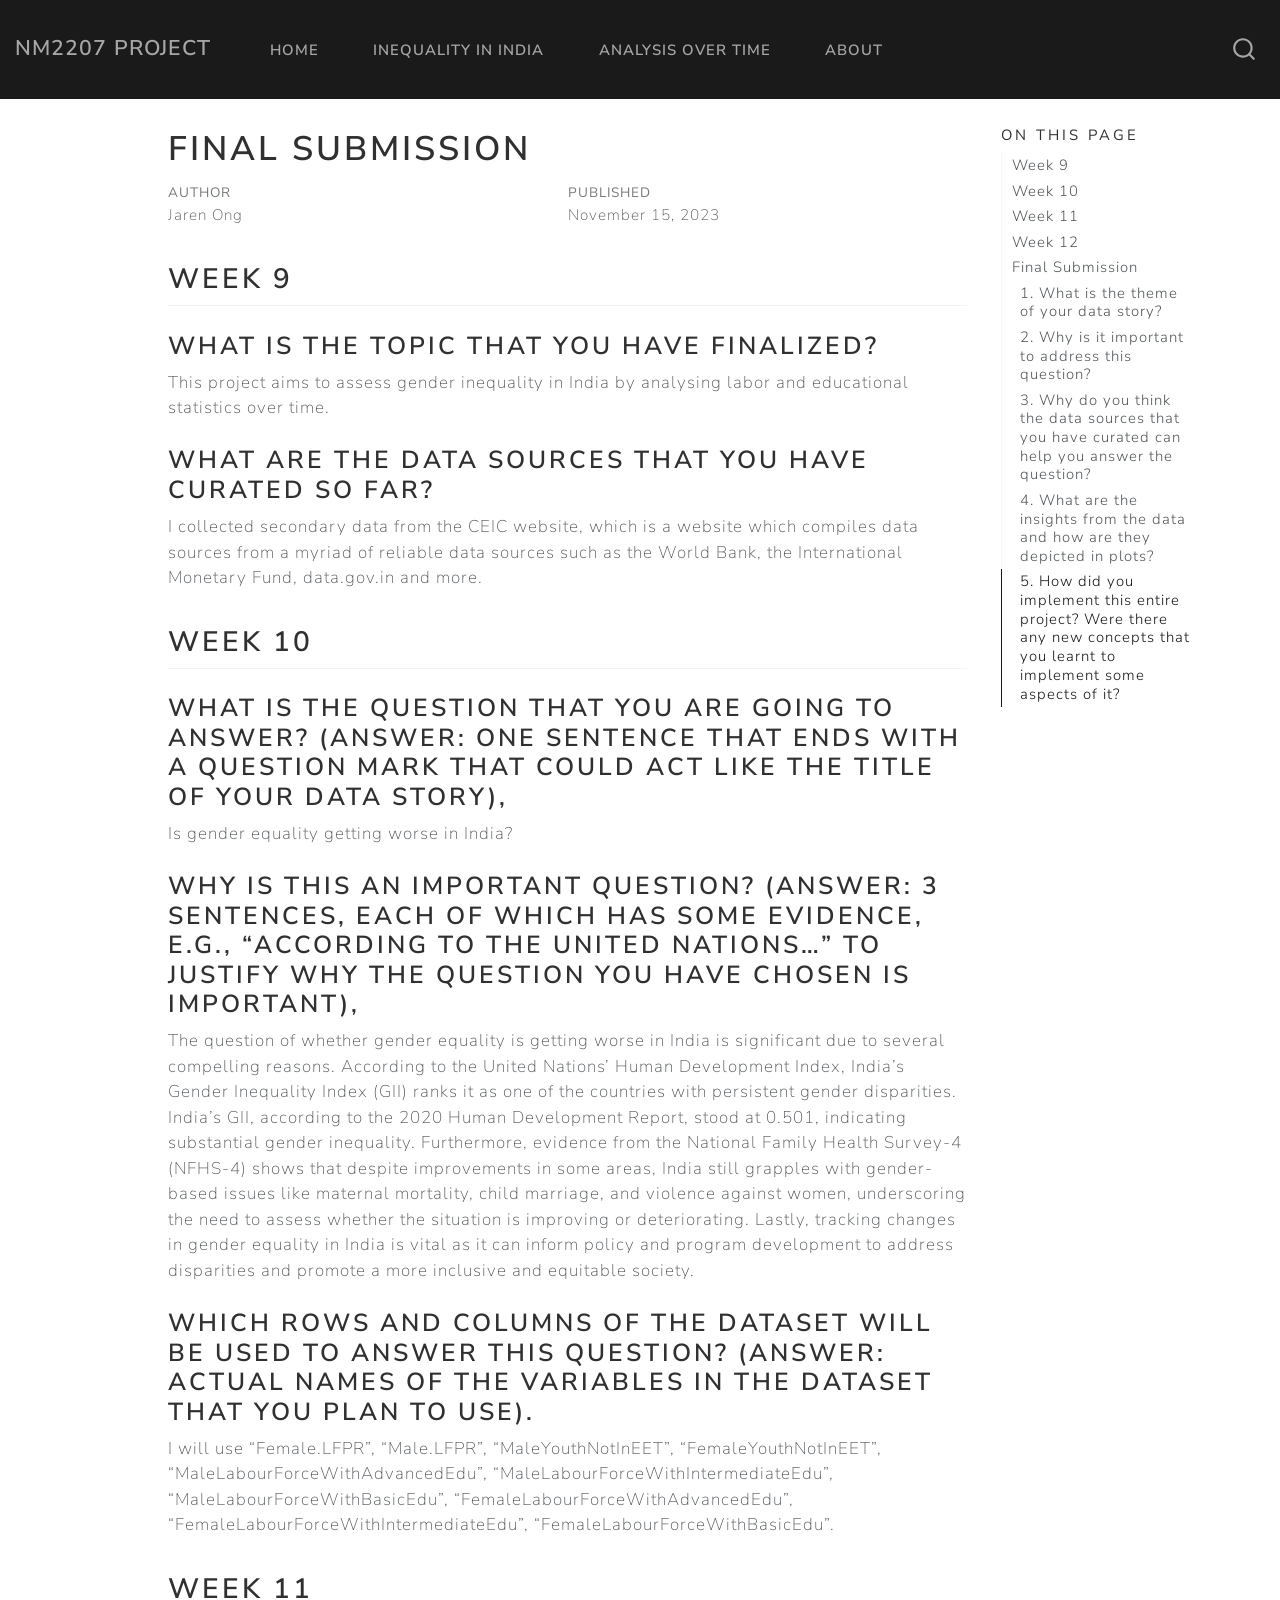
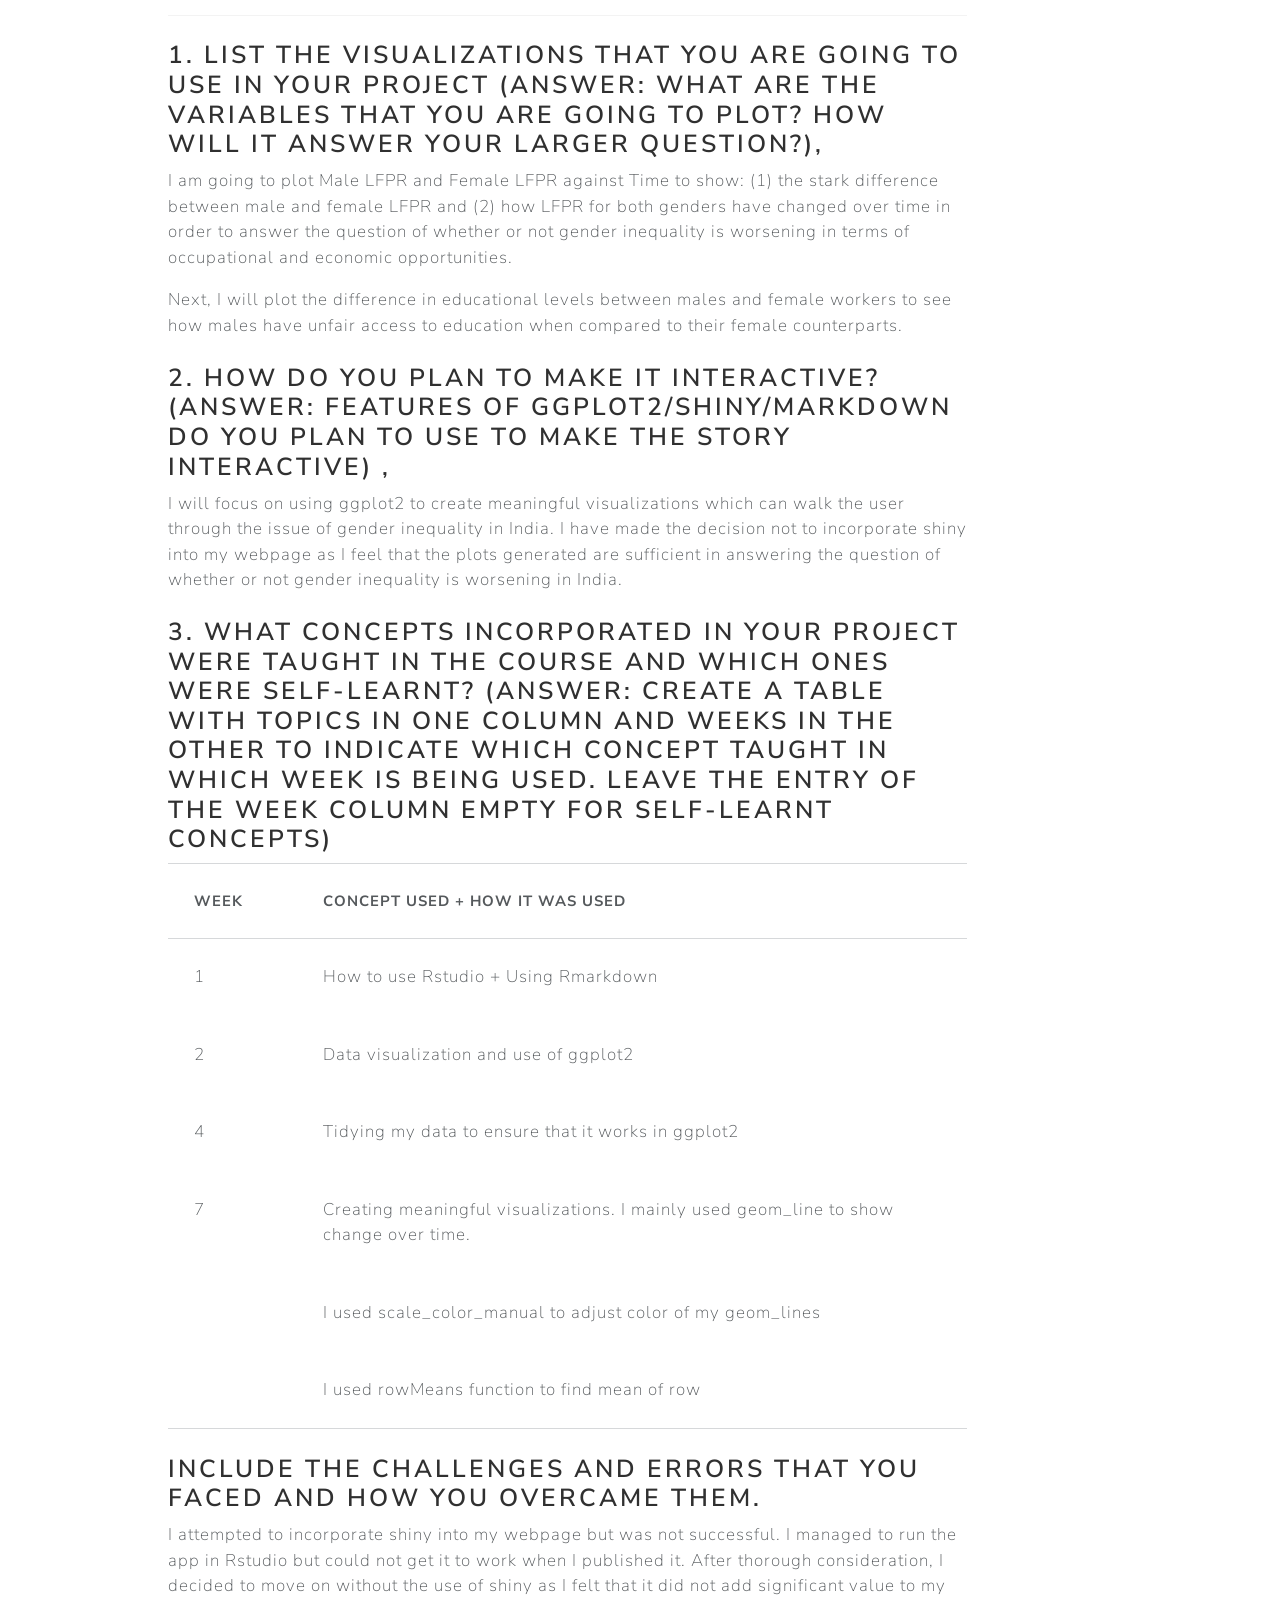
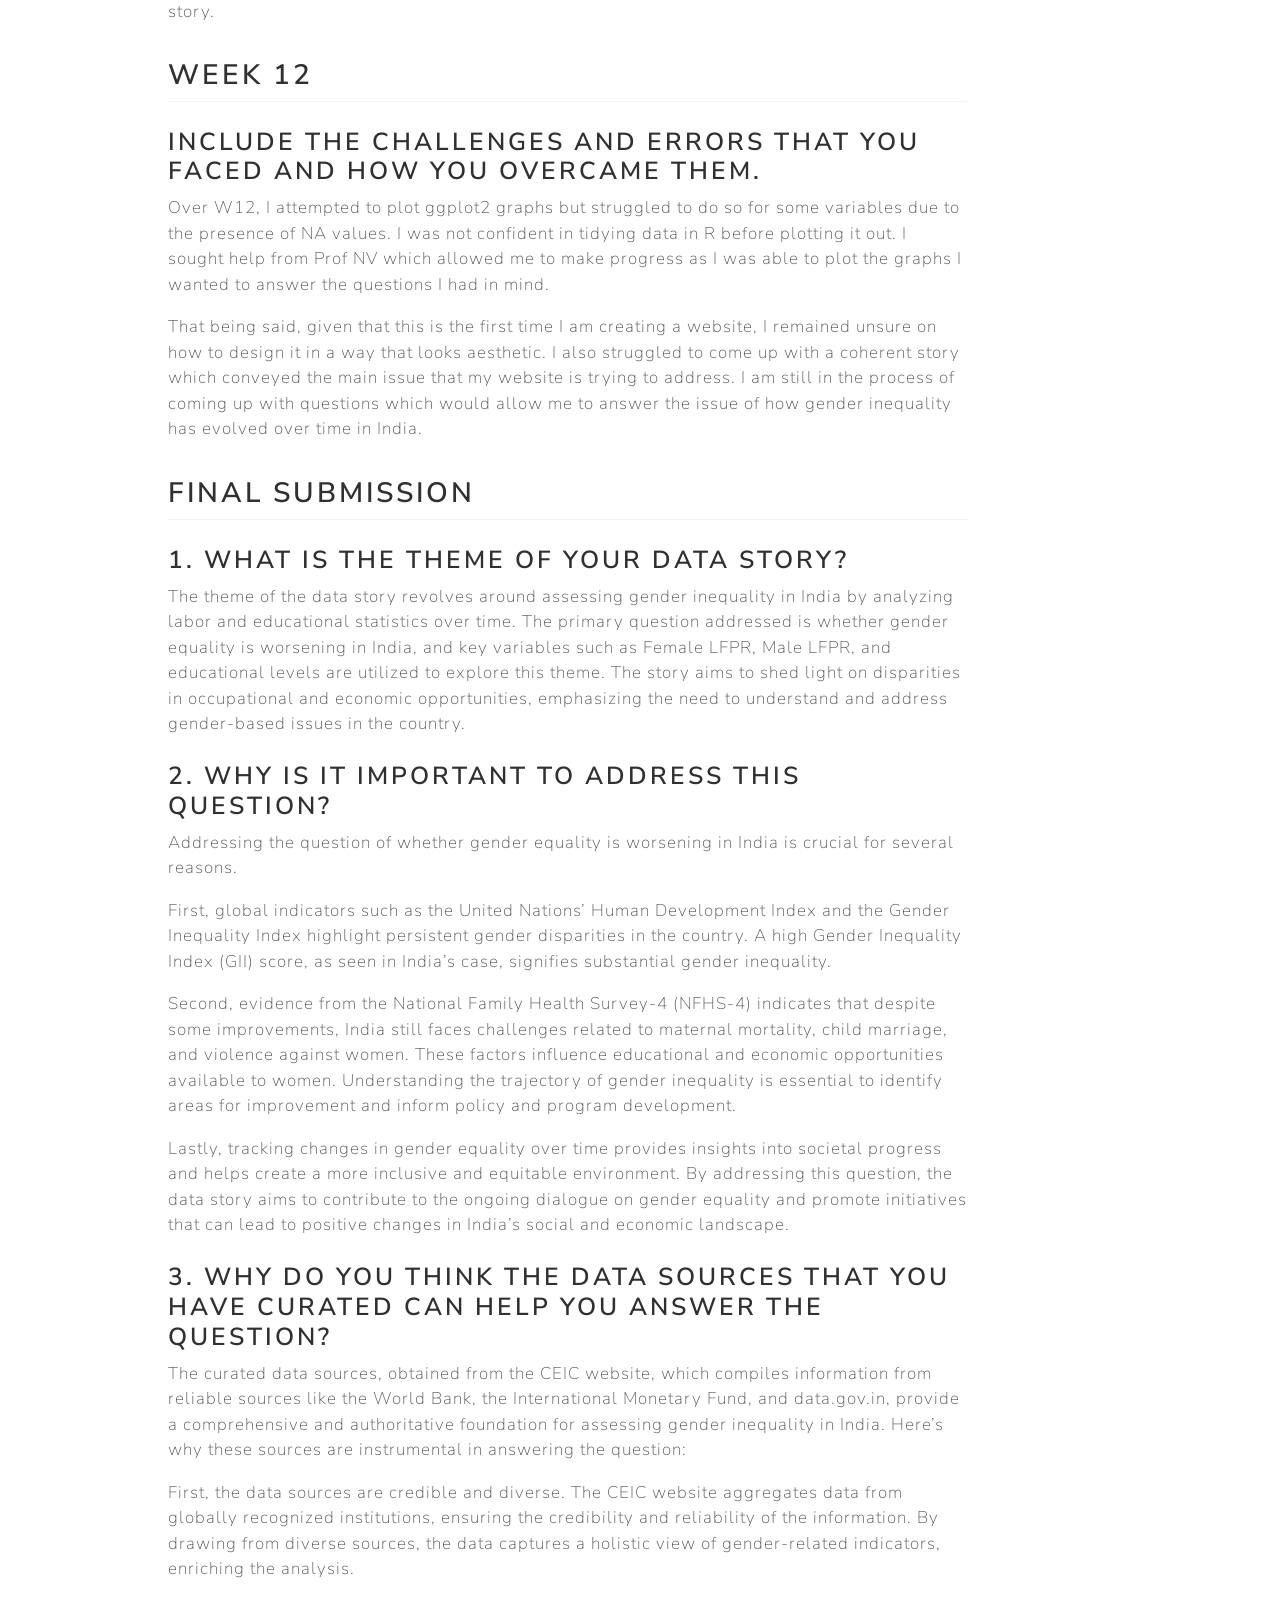
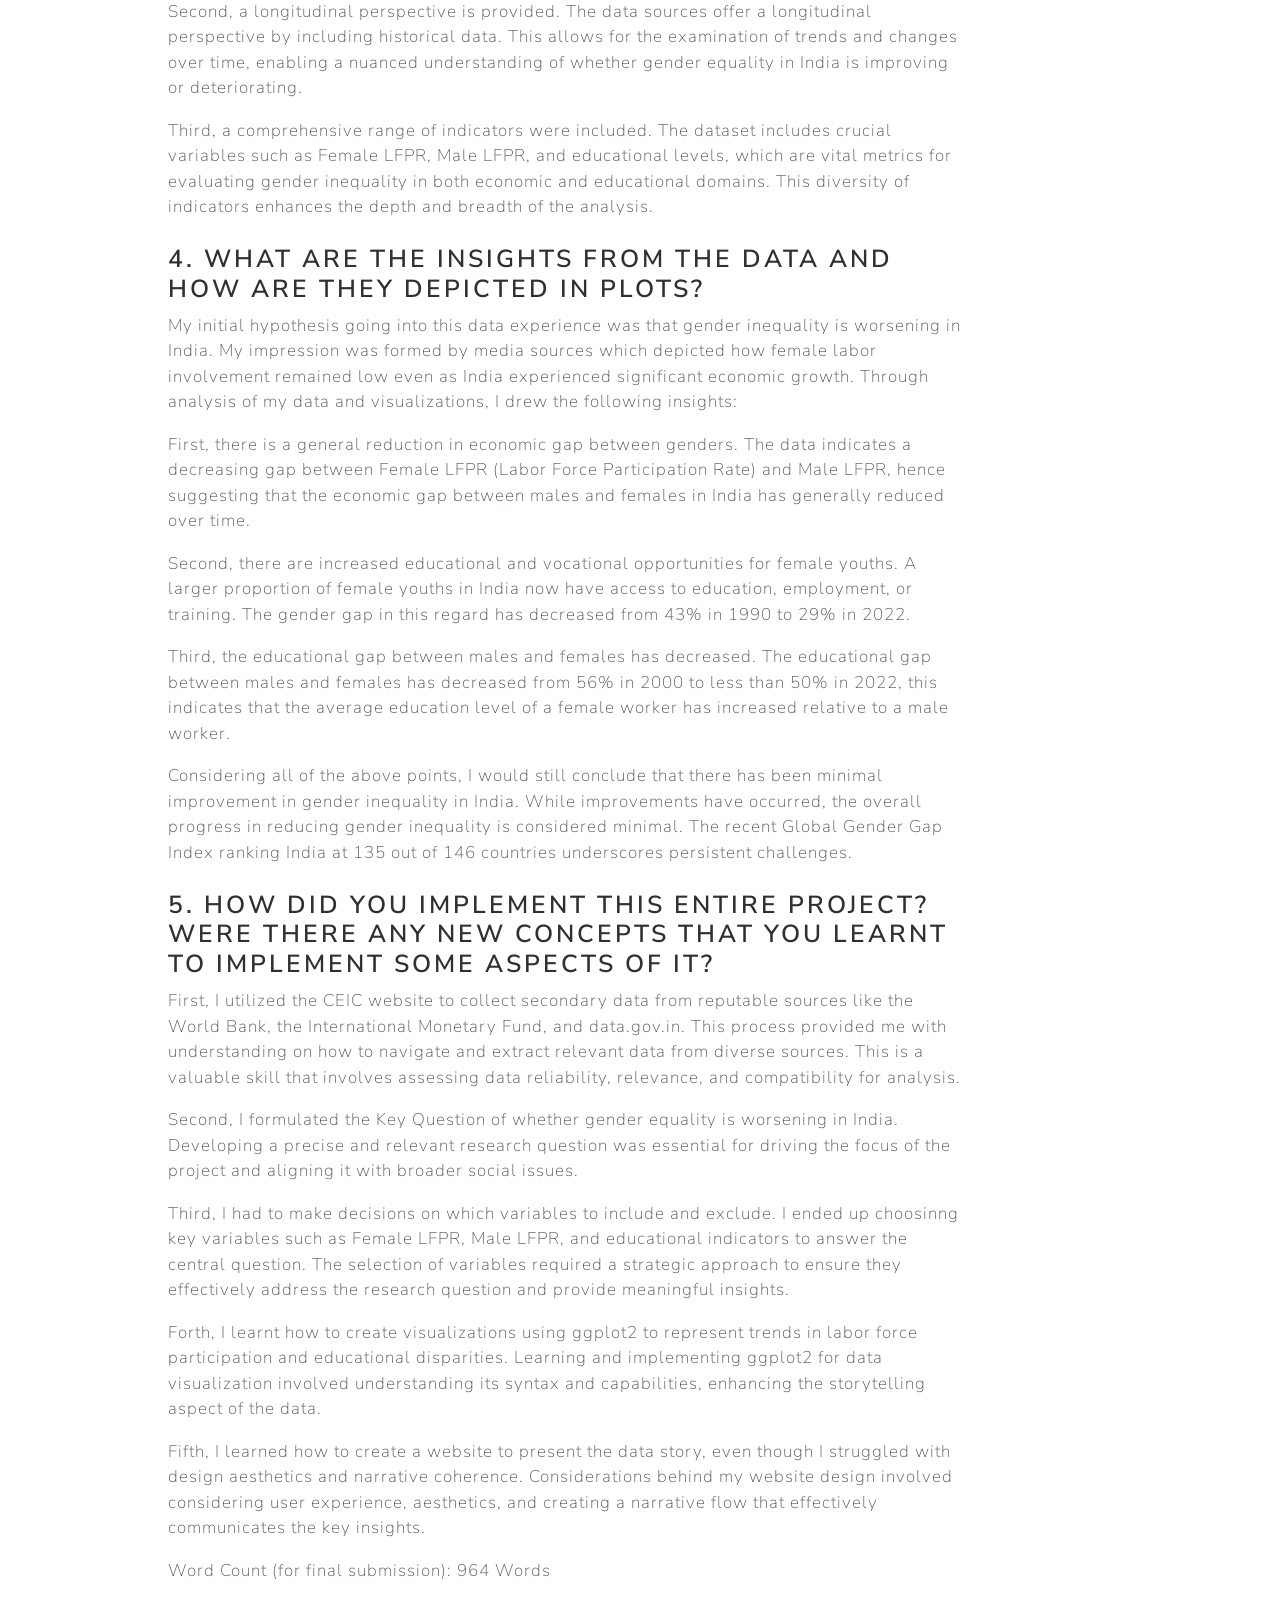
<file: docs/Final Submission.html>
<!DOCTYPE html>
<html xmlns="http://www.w3.org/1999/xhtml" lang="en" xml:lang="en"><head>

<meta charset="utf-8">
<meta name="generator" content="quarto-1.3.353">

<meta name="viewport" content="width=device-width, initial-scale=1.0, user-scalable=yes">

<meta name="author" content="Jaren Ong">
<meta name="dcterms.date" content="2023-11-15">

<title>NM2207 Project - Final Submission</title>
<style>
code{white-space: pre-wrap;}
span.smallcaps{font-variant: small-caps;}
div.columns{display: flex; gap: min(4vw, 1.5em);}
div.column{flex: auto; overflow-x: auto;}
div.hanging-indent{margin-left: 1.5em; text-indent: -1.5em;}
ul.task-list{list-style: none;}
ul.task-list li input[type="checkbox"] {
  width: 0.8em;
  margin: 0 0.8em 0.2em -1em; /* quarto-specific, see https://github.com/quarto-dev/quarto-cli/issues/4556 */ 
  vertical-align: middle;
}
</style>


<script src="site_libs/quarto-nav/quarto-nav.js"></script>
<script src="site_libs/quarto-nav/headroom.min.js"></script>
<script src="site_libs/clipboard/clipboard.min.js"></script>
<script src="site_libs/quarto-search/autocomplete.umd.js"></script>
<script src="site_libs/quarto-search/fuse.min.js"></script>
<script src="site_libs/quarto-search/quarto-search.js"></script>
<meta name="quarto:offset" content="./">
<script src="site_libs/quarto-html/quarto.js"></script>
<script src="site_libs/quarto-html/popper.min.js"></script>
<script src="site_libs/quarto-html/tippy.umd.min.js"></script>
<script src="site_libs/quarto-html/anchor.min.js"></script>
<link href="site_libs/quarto-html/tippy.css" rel="stylesheet">
<link href="site_libs/quarto-html/quarto-syntax-highlighting.css" rel="stylesheet" id="quarto-text-highlighting-styles">
<script src="site_libs/bootstrap/bootstrap.min.js"></script>
<link href="site_libs/bootstrap/bootstrap-icons.css" rel="stylesheet">
<link href="site_libs/bootstrap/bootstrap.min.css" rel="stylesheet" id="quarto-bootstrap" data-mode="light">
<script id="quarto-search-options" type="application/json">{
  "location": "navbar",
  "copy-button": false,
  "collapse-after": 3,
  "panel-placement": "end",
  "type": "overlay",
  "limit": 20,
  "language": {
    "search-no-results-text": "No results",
    "search-matching-documents-text": "matching documents",
    "search-copy-link-title": "Copy link to search",
    "search-hide-matches-text": "Hide additional matches",
    "search-more-match-text": "more match in this document",
    "search-more-matches-text": "more matches in this document",
    "search-clear-button-title": "Clear",
    "search-detached-cancel-button-title": "Cancel",
    "search-submit-button-title": "Submit"
  }
}</script>


<link rel="stylesheet" href="styles.css">
</head>

<body class="nav-fixed">

<div id="quarto-search-results"></div>
  <header id="quarto-header" class="headroom fixed-top">
    <nav class="navbar navbar-expand-lg navbar-dark ">
      <div class="navbar-container container-fluid">
      <div class="navbar-brand-container">
    <a class="navbar-brand" href="./index.html">
    <span class="navbar-title">NM2207 Project</span>
    </a>
  </div>
            <div id="quarto-search" class="" title="Search"></div>
          <button class="navbar-toggler" type="button" data-bs-toggle="collapse" data-bs-target="#navbarCollapse" aria-controls="navbarCollapse" aria-expanded="false" aria-label="Toggle navigation" onclick="if (window.quartoToggleHeadroom) { window.quartoToggleHeadroom(); }">
  <span class="navbar-toggler-icon"></span>
</button>
          <div class="collapse navbar-collapse" id="navbarCollapse">
            <ul class="navbar-nav navbar-nav-scroll me-auto">
  <li class="nav-item">
    <a class="nav-link" href="./index.html" rel="" target="">
 <span class="menu-text">Home</span></a>
  </li>  
  <li class="nav-item">
    <a class="nav-link" href="./Analysis.html" rel="" target="">
 <span class="menu-text">Inequality in India</span></a>
  </li>  
  <li class="nav-item">
    <a class="nav-link" href="./Time.html" rel="" target="">
 <span class="menu-text">Analysis Over Time</span></a>
  </li>  
  <li class="nav-item">
    <a class="nav-link" href="./about.html" rel="" target="">
 <span class="menu-text">About</span></a>
  </li>  
</ul>
            <div class="quarto-navbar-tools ms-auto">
</div>
          </div> <!-- /navcollapse -->
      </div> <!-- /container-fluid -->
    </nav>
</header>
<!-- content -->
<div id="quarto-content" class="quarto-container page-columns page-rows-contents page-layout-article page-navbar">
<!-- sidebar -->
<!-- margin-sidebar -->
    <div id="quarto-margin-sidebar" class="sidebar margin-sidebar">
        <nav id="TOC" role="doc-toc" class="toc-active">
    <h2 id="toc-title">On this page</h2>
   
  <ul>
  <li><a href="#week-9" id="toc-week-9" class="nav-link active" data-scroll-target="#week-9">Week 9</a>
  <ul class="collapse">
  <li><a href="#what-is-the-topic-that-you-have-finalized" id="toc-what-is-the-topic-that-you-have-finalized" class="nav-link" data-scroll-target="#what-is-the-topic-that-you-have-finalized">What is the topic that you have finalized?</a></li>
  <li><a href="#what-are-the-data-sources-that-you-have-curated-so-far" id="toc-what-are-the-data-sources-that-you-have-curated-so-far" class="nav-link" data-scroll-target="#what-are-the-data-sources-that-you-have-curated-so-far">What are the data sources that you have curated so far?</a></li>
  </ul></li>
  <li><a href="#week-10" id="toc-week-10" class="nav-link" data-scroll-target="#week-10">Week 10</a>
  <ul class="collapse">
  <li><a href="#what-is-the-question-that-you-are-going-to-answer-answer-one-sentence-that-ends-with-a-question-mark-that-could-act-like-the-title-of-your-data-story" id="toc-what-is-the-question-that-you-are-going-to-answer-answer-one-sentence-that-ends-with-a-question-mark-that-could-act-like-the-title-of-your-data-story" class="nav-link" data-scroll-target="#what-is-the-question-that-you-are-going-to-answer-answer-one-sentence-that-ends-with-a-question-mark-that-could-act-like-the-title-of-your-data-story">What is the question that you are going to answer? (Answer: One sentence that ends with a question mark that could act like the title of your data story),</a></li>
  <li><a href="#why-is-this-an-important-question-answer-3-sentences-each-of-which-has-some-evidence-e.g.-according-to-the-united-nations-to-justify-why-the-question-you-have-chosen-is-important" id="toc-why-is-this-an-important-question-answer-3-sentences-each-of-which-has-some-evidence-e.g.-according-to-the-united-nations-to-justify-why-the-question-you-have-chosen-is-important" class="nav-link" data-scroll-target="#why-is-this-an-important-question-answer-3-sentences-each-of-which-has-some-evidence-e.g.-according-to-the-united-nations-to-justify-why-the-question-you-have-chosen-is-important">Why is this an important question? (Answer: 3 sentences, each of which has some evidence, e.g., “According to the United Nations…” to justify why the question you have chosen is important),</a></li>
  <li><a href="#which-rows-and-columns-of-the-dataset-will-be-used-to-answer-this-question-answer-actual-names-of-the-variables-in-the-dataset-that-you-plan-to-use." id="toc-which-rows-and-columns-of-the-dataset-will-be-used-to-answer-this-question-answer-actual-names-of-the-variables-in-the-dataset-that-you-plan-to-use." class="nav-link" data-scroll-target="#which-rows-and-columns-of-the-dataset-will-be-used-to-answer-this-question-answer-actual-names-of-the-variables-in-the-dataset-that-you-plan-to-use.">Which rows and columns of the dataset will be used to answer this question? (Answer: Actual names of the variables in the dataset that you plan to use).</a></li>
  </ul></li>
  <li><a href="#week-11" id="toc-week-11" class="nav-link" data-scroll-target="#week-11">Week 11</a>
  <ul class="collapse">
  <li><a href="#list-the-visualizations-that-you-are-going-to-use-in-your-project-answer-what-are-the-variables-that-you-are-going-to-plot-how-will-it-answer-your-larger-question" id="toc-list-the-visualizations-that-you-are-going-to-use-in-your-project-answer-what-are-the-variables-that-you-are-going-to-plot-how-will-it-answer-your-larger-question" class="nav-link" data-scroll-target="#list-the-visualizations-that-you-are-going-to-use-in-your-project-answer-what-are-the-variables-that-you-are-going-to-plot-how-will-it-answer-your-larger-question">1. List the visualizations that you are going to use in your project (Answer: What are the variables that you are going to plot? How will it answer your larger question?),</a></li>
  <li><a href="#how-do-you-plan-to-make-it-interactive-answer-features-of-ggplot2shinymarkdown-do-you-plan-to-use-to-make-the-story-interactive" id="toc-how-do-you-plan-to-make-it-interactive-answer-features-of-ggplot2shinymarkdown-do-you-plan-to-use-to-make-the-story-interactive" class="nav-link" data-scroll-target="#how-do-you-plan-to-make-it-interactive-answer-features-of-ggplot2shinymarkdown-do-you-plan-to-use-to-make-the-story-interactive">2. How do you plan to make it interactive? (Answer: features of ggplot2/shiny/markdown do you plan to use to make the story interactive) ,</a></li>
  <li><a href="#[base64].-leave-the-entry-of-the-week-column-empty-for-self-learnt-concepts" id="[base64].-leave-the-entry-of-the-week-column-empty-for-self-learnt-concepts" class="nav-link" data-scroll-target="#[base64].-leave-the-entry-of-the-week-column-empty-for-self-learnt-concepts">3. What concepts incorporated in your project were taught in the course and which ones were self-learnt? (Answer: Create a table with topics in one column and Weeks in the other to indicate which concept taught in which week is being used. Leave the entry of the Week column empty for self-learnt concepts)</a></li>
  <li><a href="#include-the-challenges-and-errors-that-you-faced-and-how-you-overcame-them." id="toc-include-the-challenges-and-errors-that-you-faced-and-how-you-overcame-them." class="nav-link" data-scroll-target="#include-the-challenges-and-errors-that-you-faced-and-how-you-overcame-them.">Include the challenges and errors that you faced and how you overcame them.</a></li>
  </ul></li>
  <li><a href="#week-12" id="toc-week-12" class="nav-link" data-scroll-target="#week-12">Week 12</a>
  <ul class="collapse">
  <li><a href="#include-the-challenges-and-errors-that-you-faced-and-how-you-overcame-them.-1" id="toc-include-the-challenges-and-errors-that-you-faced-and-how-you-overcame-them.-1" class="nav-link" data-scroll-target="#include-the-challenges-and-errors-that-you-faced-and-how-you-overcame-them.-1">Include the challenges and errors that you faced and how you overcame them.</a></li>
  </ul></li>
  <li><a href="#final-submission" id="toc-final-submission" class="nav-link" data-scroll-target="#final-submission">Final Submission</a>
  <ul class="collapse">
  <li><a href="#what-is-the-theme-of-your-data-story" id="toc-what-is-the-theme-of-your-data-story" class="nav-link" data-scroll-target="#what-is-the-theme-of-your-data-story">1. What is the theme of your data story?</a></li>
  <li><a href="#why-is-it-important-to-address-this-question" id="toc-why-is-it-important-to-address-this-question" class="nav-link" data-scroll-target="#why-is-it-important-to-address-this-question">2. Why is it important to address this question?</a></li>
  <li><a href="#why-do-you-think-the-data-sources-that-you-have-curated-can-help-you-answer-the-question" id="toc-why-do-you-think-the-data-sources-that-you-have-curated-can-help-you-answer-the-question" class="nav-link" data-scroll-target="#why-do-you-think-the-data-sources-that-you-have-curated-can-help-you-answer-the-question">3. Why do you think the data sources that you have curated can help you answer the question?</a></li>
  <li><a href="#what-are-the-insights-from-the-data-and-how-are-they-depicted-in-plots" id="toc-what-are-the-insights-from-the-data-and-how-are-they-depicted-in-plots" class="nav-link" data-scroll-target="#what-are-the-insights-from-the-data-and-how-are-they-depicted-in-plots">4. What are the insights from the data and how are they depicted in plots?</a></li>
  <li><a href="#how-did-you-implement-this-entire-project-were-there-any-new-concepts-that-you-learnt-to-implement-some-aspects-of-it" id="toc-how-did-you-implement-this-entire-project-were-there-any-new-concepts-that-you-learnt-to-implement-some-aspects-of-it" class="nav-link" data-scroll-target="#how-did-you-implement-this-entire-project-were-there-any-new-concepts-that-you-learnt-to-implement-some-aspects-of-it">5. How did you implement this entire project? Were there any new concepts that you learnt to implement some aspects of it?</a></li>
  </ul></li>
  </ul>
</nav>
    </div>
<!-- main -->
<main class="content" id="quarto-document-content">

<header id="title-block-header" class="quarto-title-block default">
<div class="quarto-title">
<h1 class="title">Final Submission</h1>
</div>



<div class="quarto-title-meta">

    <div>
    <div class="quarto-title-meta-heading">Author</div>
    <div class="quarto-title-meta-contents">
             <p>Jaren Ong </p>
          </div>
  </div>
    
    <div>
    <div class="quarto-title-meta-heading">Published</div>
    <div class="quarto-title-meta-contents">
      <p class="date">November 15, 2023</p>
    </div>
  </div>
  
    
  </div>
  

</header>

<section id="week-9" class="level2">
<h2 class="anchored" data-anchor-id="week-9">Week 9</h2>
<section id="what-is-the-topic-that-you-have-finalized" class="level3">
<h3 class="anchored" data-anchor-id="what-is-the-topic-that-you-have-finalized">What is the topic that you have finalized?</h3>
<p>This project aims to assess gender inequality in India by analysing labor and educational statistics over time.</p>
</section>
<section id="what-are-the-data-sources-that-you-have-curated-so-far" class="level3">
<h3 class="anchored" data-anchor-id="what-are-the-data-sources-that-you-have-curated-so-far">What are the data sources that you have curated so far?</h3>
<p>I collected secondary data from the CEIC website, which is a website which compiles data sources from a myriad of reliable data sources such as the World Bank, the International Monetary Fund, data.gov.in and more.</p>
</section>
</section>
<section id="week-10" class="level2">
<h2 class="anchored" data-anchor-id="week-10">Week 10</h2>
<section id="what-is-the-question-that-you-are-going-to-answer-answer-one-sentence-that-ends-with-a-question-mark-that-could-act-like-the-title-of-your-data-story" class="level3">
<h3 class="anchored" data-anchor-id="what-is-the-question-that-you-are-going-to-answer-answer-one-sentence-that-ends-with-a-question-mark-that-could-act-like-the-title-of-your-data-story">What is the question that you are going to answer? (Answer: One sentence that ends with a question mark that could act like the title of your data story),</h3>
<p>Is gender equality getting worse in India?</p>
</section>
<section id="why-is-this-an-important-question-answer-3-sentences-each-of-which-has-some-evidence-e.g.-according-to-the-united-nations-to-justify-why-the-question-you-have-chosen-is-important" class="level3">
<h3 class="anchored" data-anchor-id="why-is-this-an-important-question-answer-3-sentences-each-of-which-has-some-evidence-e.g.-according-to-the-united-nations-to-justify-why-the-question-you-have-chosen-is-important">Why is this an important question? (Answer: 3 sentences, each of which has some evidence, e.g., “According to the United Nations…” to justify why the question you have chosen is important),</h3>
<p>The question of whether gender equality is getting worse in India is significant due to several compelling reasons. According to the United Nations’ Human Development Index, India’s Gender Inequality Index (GII) ranks it as one of the countries with persistent gender disparities. India’s GII, according to the 2020 Human Development Report, stood at 0.501, indicating substantial gender inequality. Furthermore, evidence from the National Family Health Survey-4 (NFHS-4) shows that despite improvements in some areas, India still grapples with gender-based issues like maternal mortality, child marriage, and violence against women, underscoring the need to assess whether the situation is improving or deteriorating. Lastly, tracking changes in gender equality in India is vital as it can inform policy and program development to address disparities and promote a more inclusive and equitable society.</p>
</section>
<section id="which-rows-and-columns-of-the-dataset-will-be-used-to-answer-this-question-answer-actual-names-of-the-variables-in-the-dataset-that-you-plan-to-use." class="level3">
<h3 class="anchored" data-anchor-id="which-rows-and-columns-of-the-dataset-will-be-used-to-answer-this-question-answer-actual-names-of-the-variables-in-the-dataset-that-you-plan-to-use.">Which rows and columns of the dataset will be used to answer this question? (Answer: Actual names of the variables in the dataset that you plan to use).</h3>
<p>I will use “Female.LFPR”, “Male.LFPR”, “MaleYouthNotInEET”, “FemaleYouthNotInEET”, “MaleLabourForceWithAdvancedEdu”, “MaleLabourForceWithIntermediateEdu”, “MaleLabourForceWithBasicEdu”, “FemaleLabourForceWithAdvancedEdu”, “FemaleLabourForceWithIntermediateEdu”, “FemaleLabourForceWithBasicEdu”.</p>
</section>
</section>
<section id="week-11" class="level2">
<h2 class="anchored" data-anchor-id="week-11">Week 11</h2>
<section id="list-the-visualizations-that-you-are-going-to-use-in-your-project-answer-what-are-the-variables-that-you-are-going-to-plot-how-will-it-answer-your-larger-question" class="level3">
<h3 class="anchored" data-anchor-id="list-the-visualizations-that-you-are-going-to-use-in-your-project-answer-what-are-the-variables-that-you-are-going-to-plot-how-will-it-answer-your-larger-question">1. List the visualizations that you are going to use in your project (Answer: What are the variables that you are going to plot? How will it answer your larger question?),</h3>
<p>I am going to plot Male LFPR and Female LFPR against Time to show: (1) the stark difference between male and female LFPR and (2) how LFPR for both genders have changed over time in order to answer the question of whether or not gender inequality is worsening in terms of occupational and economic opportunities.</p>
<p>Next, I will plot the difference in educational levels between males and female workers to see how males have unfair access to education when compared to their female counterparts.</p>
</section>
<section id="how-do-you-plan-to-make-it-interactive-answer-features-of-ggplot2shinymarkdown-do-you-plan-to-use-to-make-the-story-interactive" class="level3">
<h3 class="anchored" data-anchor-id="how-do-you-plan-to-make-it-interactive-answer-features-of-ggplot2shinymarkdown-do-you-plan-to-use-to-make-the-story-interactive">2. How do you plan to make it interactive? (Answer: features of ggplot2/shiny/markdown do you plan to use to make the story interactive) ,</h3>
<p>I will focus on using ggplot2 to create meaningful visualizations which can walk the user through the issue of gender inequality in India. I have made the decision not to incorporate shiny into my webpage as I feel that the plots generated are sufficient in answering the question of whether or not gender inequality is worsening in India.</p>
</section>
<section id="[base64].-leave-the-entry-of-the-week-column-empty-for-self-learnt-concepts" class="level3">
<h3 class="anchored" data-anchor-id="[base64].-leave-the-entry-of-the-week-column-empty-for-self-learnt-concepts">3. What concepts incorporated in your project were taught in the course and which ones were self-learnt? (Answer: Create a table with topics in one column and Weeks in the other to indicate which concept taught in which week is being used. Leave the entry of the Week column empty for self-learnt concepts)</h3>
<table class="table">
<colgroup>
<col style="width: 16%">
<col style="width: 83%">
</colgroup>
<thead>
<tr class="header">
<th>Week</th>
<th>Concept Used + How It Was Used</th>
</tr>
</thead>
<tbody>
<tr class="odd">
<td>1</td>
<td>How to use Rstudio + Using Rmarkdown</td>
</tr>
<tr class="even">
<td>2</td>
<td>Data visualization and use of ggplot2</td>
</tr>
<tr class="odd">
<td>4</td>
<td>Tidying my data to ensure that it works in ggplot2</td>
</tr>
<tr class="even">
<td>7</td>
<td>Creating meaningful visualizations. I mainly used geom_line to show change over time.</td>
</tr>
<tr class="odd">
<td></td>
<td>I used scale_color_manual to adjust color of my geom_lines</td>
</tr>
<tr class="even">
<td></td>
<td>I used rowMeans function to find mean of row</td>
</tr>
</tbody>
</table>
</section>
<section id="include-the-challenges-and-errors-that-you-faced-and-how-you-overcame-them." class="level3">
<h3 class="anchored" data-anchor-id="include-the-challenges-and-errors-that-you-faced-and-how-you-overcame-them.">Include the challenges and errors that you faced and how you overcame them.</h3>
<p>I attempted to incorporate shiny into my webpage but was not successful. I managed to run the app in Rstudio but could not get it to work when I published it. After thorough consideration, I decided to move on without the use of shiny as I felt that it did not add significant value to my story.</p>
</section>
</section>
<section id="week-12" class="level2">
<h2 class="anchored" data-anchor-id="week-12">Week 12</h2>
<section id="include-the-challenges-and-errors-that-you-faced-and-how-you-overcame-them.-1" class="level3">
<h3 class="anchored" data-anchor-id="include-the-challenges-and-errors-that-you-faced-and-how-you-overcame-them.-1">Include the challenges and errors that you faced and how you overcame them.</h3>
<p>Over W12, I attempted to plot ggplot2 graphs but struggled to do so for some variables due to the presence of NA values. I was not confident in tidying data in R before plotting it out. I sought help from Prof NV which allowed me to make progress as I was able to plot the graphs I wanted to answer the questions I had in mind.</p>
<p>That being said, given that this is the first time I am creating a website, I remained unsure on how to design it in a way that looks aesthetic. I also struggled to come up with a coherent story which conveyed the main issue that my website is trying to address. I am still in the process of coming up with questions which would allow me to answer the issue of how gender inequality has evolved over time in India.</p>
</section>
</section>
<section id="final-submission" class="level2">
<h2 class="anchored" data-anchor-id="final-submission">Final Submission</h2>
<section id="what-is-the-theme-of-your-data-story" class="level3">
<h3 class="anchored" data-anchor-id="what-is-the-theme-of-your-data-story">1. What is the theme of your data story?</h3>
<p>The theme of the data story revolves around assessing gender inequality in India by analyzing labor and educational statistics over time. The primary question addressed is whether gender equality is worsening in India, and key variables such as Female LFPR, Male LFPR, and educational levels are utilized to explore this theme. The story aims to shed light on disparities in occupational and economic opportunities, emphasizing the need to understand and address gender-based issues in the country.</p>
</section>
<section id="why-is-it-important-to-address-this-question" class="level3">
<h3 class="anchored" data-anchor-id="why-is-it-important-to-address-this-question">2. Why is it important to address this question?</h3>
<p>Addressing the question of whether gender equality is worsening in India is crucial for several reasons.</p>
<p>First, global indicators such as the United Nations’ Human Development Index and the Gender Inequality Index highlight persistent gender disparities in the country. A high Gender Inequality Index (GII) score, as seen in India’s case, signifies substantial gender inequality.</p>
<p>Second, evidence from the National Family Health Survey-4 (NFHS-4) indicates that despite some improvements, India still faces challenges related to maternal mortality, child marriage, and violence against women. These factors influence educational and economic opportunities available to women. Understanding the trajectory of gender inequality is essential to identify areas for improvement and inform policy and program development.</p>
<p>Lastly, tracking changes in gender equality over time provides insights into societal progress and helps create a more inclusive and equitable environment. By addressing this question, the data story aims to contribute to the ongoing dialogue on gender equality and promote initiatives that can lead to positive changes in India’s social and economic landscape.</p>
</section>
<section id="why-do-you-think-the-data-sources-that-you-have-curated-can-help-you-answer-the-question" class="level3">
<h3 class="anchored" data-anchor-id="why-do-you-think-the-data-sources-that-you-have-curated-can-help-you-answer-the-question">3. Why do you think the data sources that you have curated can help you answer the question?</h3>
<p>The curated data sources, obtained from the CEIC website, which compiles information from reliable sources like the World Bank, the International Monetary Fund, and data.gov.in, provide a comprehensive and authoritative foundation for assessing gender inequality in India. Here’s why these sources are instrumental in answering the question:</p>
<p>First, the data sources are credible and diverse. The CEIC website aggregates data from globally recognized institutions, ensuring the credibility and reliability of the information. By drawing from diverse sources, the data captures a holistic view of gender-related indicators, enriching the analysis.</p>
<p>Second, a longitudinal perspective is provided. The data sources offer a longitudinal perspective by including historical data. This allows for the examination of trends and changes over time, enabling a nuanced understanding of whether gender equality in India is improving or deteriorating.</p>
<p>Third, a comprehensive range of indicators were included. The dataset includes crucial variables such as Female LFPR, Male LFPR, and educational levels, which are vital metrics for evaluating gender inequality in both economic and educational domains. This diversity of indicators enhances the depth and breadth of the analysis.</p>
</section>
<section id="what-are-the-insights-from-the-data-and-how-are-they-depicted-in-plots" class="level3">
<h3 class="anchored" data-anchor-id="what-are-the-insights-from-the-data-and-how-are-they-depicted-in-plots">4. What are the insights from the data and how are they depicted in plots?</h3>
<p>My initial hypothesis going into this data experience was that gender inequality is worsening in India. My impression was formed by media sources which depicted how female labor involvement remained low even as India experienced significant economic growth. Through analysis of my data and visualizations, I drew the following insights:</p>
<p>First, there is a general reduction in economic gap between genders. The data indicates a decreasing gap between Female LFPR (Labor Force Participation Rate) and Male LFPR, hence suggesting that the economic gap between males and females in India has generally reduced over time.</p>
<p>Second, there are increased educational and vocational opportunities for female youths. A larger proportion of female youths in India now have access to education, employment, or training. The gender gap in this regard has decreased from 43% in 1990 to 29% in 2022.</p>
<p>Third, the educational gap between males and females has decreased. The educational gap between males and females has decreased from 56% in 2000 to less than 50% in 2022, this indicates that the average education level of a female worker has increased relative to a male worker.</p>
<p>Considering all of the above points, I would still conclude that there has been minimal improvement in gender inequality in India. While improvements have occurred, the overall progress in reducing gender inequality is considered minimal. The recent Global Gender Gap Index ranking India at 135 out of 146 countries underscores persistent challenges.</p>
</section>
<section id="how-did-you-implement-this-entire-project-were-there-any-new-concepts-that-you-learnt-to-implement-some-aspects-of-it" class="level3">
<h3 class="anchored" data-anchor-id="how-did-you-implement-this-entire-project-were-there-any-new-concepts-that-you-learnt-to-implement-some-aspects-of-it">5. How did you implement this entire project? Were there any new concepts that you learnt to implement some aspects of it?</h3>
<p>First, I utilized the CEIC website to collect secondary data from reputable sources like the World Bank, the International Monetary Fund, and data.gov.in. This process provided me with understanding on how to navigate and extract relevant data from diverse sources. This is a valuable skill that involves assessing data reliability, relevance, and compatibility for analysis.</p>
<p>Second, I formulated the Key Question of whether gender equality is worsening in India. Developing a precise and relevant research question was essential for driving the focus of the project and aligning it with broader social issues.</p>
<p>Third, I had to make decisions on which variables to include and exclude. I ended up choosinng key variables such as Female LFPR, Male LFPR, and educational indicators to answer the central question. The selection of variables required a strategic approach to ensure they effectively address the research question and provide meaningful insights.</p>
<p>Forth, I learnt how to create visualizations using ggplot2 to represent trends in labor force participation and educational disparities. Learning and implementing ggplot2 for data visualization involved understanding its syntax and capabilities, enhancing the storytelling aspect of the data.</p>
<p>Fifth, I learned how to create a website to present the data story, even though I struggled with design aesthetics and narrative coherence. Considerations behind my website design involved considering user experience, aesthetics, and creating a narrative flow that effectively communicates the key insights.</p>
<p>Word Count (for final submission): 964 Words</p>


</section>
</section>

</main> <!-- /main -->
<script id="quarto-html-after-body" type="application/javascript">
window.document.addEventListener("DOMContentLoaded", function (event) {
  const toggleBodyColorMode = (bsSheetEl) => {
    const mode = bsSheetEl.getAttribute("data-mode");
    const bodyEl = window.document.querySelector("body");
    if (mode === "dark") {
      bodyEl.classList.add("quarto-dark");
      bodyEl.classList.remove("quarto-light");
    } else {
      bodyEl.classList.add("quarto-light");
      bodyEl.classList.remove("quarto-dark");
    }
  }
  const toggleBodyColorPrimary = () => {
    const bsSheetEl = window.document.querySelector("link#quarto-bootstrap");
    if (bsSheetEl) {
      toggleBodyColorMode(bsSheetEl);
    }
  }
  toggleBodyColorPrimary();  
  const icon = "";
  const anchorJS = new window.AnchorJS();
  anchorJS.options = {
    placement: 'right',
    icon: icon
  };
  anchorJS.add('.anchored');
  const isCodeAnnotation = (el) => {
    for (const clz of el.classList) {
      if (clz.startsWith('code-annotation-')) {                     
        return true;
      }
    }
    return false;
  }
  const clipboard = new window.ClipboardJS('.code-copy-button', {
    text: function(trigger) {
      const codeEl = trigger.previousElementSibling.cloneNode(true);
      for (const childEl of codeEl.children) {
        if (isCodeAnnotation(childEl)) {
          childEl.remove();
        }
      }
      return codeEl.innerText;
    }
  });
  clipboard.on('success', function(e) {
    // button target
    const button = e.trigger;
    // don't keep focus
    button.blur();
    // flash "checked"
    button.classList.add('code-copy-button-checked');
    var currentTitle = button.getAttribute("title");
    button.setAttribute("title", "Copied!");
    let tooltip;
    if (window.bootstrap) {
      button.setAttribute("data-bs-toggle", "tooltip");
      button.setAttribute("data-bs-placement", "left");
      button.setAttribute("data-bs-title", "Copied!");
      tooltip = new bootstrap.Tooltip(button, 
        { trigger: "manual", 
          customClass: "code-copy-button-tooltip",
          offset: [0, -8]});
      tooltip.show();    
    }
    setTimeout(function() {
      if (tooltip) {
        tooltip.hide();
        button.removeAttribute("data-bs-title");
        button.removeAttribute("data-bs-toggle");
        button.removeAttribute("data-bs-placement");
      }
      button.setAttribute("title", currentTitle);
      button.classList.remove('code-copy-button-checked');
    }, 1000);
    // clear code selection
    e.clearSelection();
  });
  function tippyHover(el, contentFn) {
    const config = {
      allowHTML: true,
      content: contentFn,
      maxWidth: 500,
      delay: 100,
      arrow: false,
      appendTo: function(el) {
          return el.parentElement;
      },
      interactive: true,
      interactiveBorder: 10,
      theme: 'quarto',
      placement: 'bottom-start'
    };
    window.tippy(el, config); 
  }
  const noterefs = window.document.querySelectorAll('a[role="doc-noteref"]');
  for (var i=0; i<noterefs.length; i++) {
    const ref = noterefs[i];
    tippyHover(ref, function() {
      // use id or data attribute instead here
      let href = ref.getAttribute('data-footnote-href') || ref.getAttribute('href');
      try { href = new URL(href).hash; } catch {}
      const id = href.replace(/^#\/?/, "");
      const note = window.document.getElementById(id);
      return note.innerHTML;
    });
  }
      let selectedAnnoteEl;
      const selectorForAnnotation = ( cell, annotation) => {
        let cellAttr = 'data-code-cell="' + cell + '"';
        let lineAttr = 'data-code-annotation="' +  annotation + '"';
        const selector = 'span[' + cellAttr + '][' + lineAttr + ']';
        return selector;
      }
      const selectCodeLines = (annoteEl) => {
        const doc = window.document;
        const targetCell = annoteEl.getAttribute("data-target-cell");
        const targetAnnotation = annoteEl.getAttribute("data-target-annotation");
        const annoteSpan = window.document.querySelector(selectorForAnnotation(targetCell, targetAnnotation));
        const lines = annoteSpan.getAttribute("data-code-lines").split(",");
        const lineIds = lines.map((line) => {
          return targetCell + "-" + line;
        })
        let top = null;
        let height = null;
        let parent = null;
        if (lineIds.length > 0) {
            //compute the position of the single el (top and bottom and make a div)
            const el = window.document.getElementById(lineIds[0]);
            top = el.offsetTop;
            height = el.offsetHeight;
            parent = el.parentElement.parentElement;
          if (lineIds.length > 1) {
            const lastEl = window.document.getElementById(lineIds[lineIds.length - 1]);
            const bottom = lastEl.offsetTop + lastEl.offsetHeight;
            height = bottom - top;
          }
          if (top !== null && height !== null && parent !== null) {
            // cook up a div (if necessary) and position it 
            let div = window.document.getElementById("code-annotation-line-highlight");
            if (div === null) {
              div = window.document.createElement("div");
              div.setAttribute("id", "code-annotation-line-highlight");
              div.style.position = 'absolute';
              parent.appendChild(div);
            }
            div.style.top = top - 2 + "px";
            div.style.height = height + 4 + "px";
            let gutterDiv = window.document.getElementById("code-annotation-line-highlight-gutter");
            if (gutterDiv === null) {
              gutterDiv = window.document.createElement("div");
              gutterDiv.setAttribute("id", "code-annotation-line-highlight-gutter");
              gutterDiv.style.position = 'absolute';
              const codeCell = window.document.getElementById(targetCell);
              const gutter = codeCell.querySelector('.code-annotation-gutter');
              gutter.appendChild(gutterDiv);
            }
            gutterDiv.style.top = top - 2 + "px";
            gutterDiv.style.height = height + 4 + "px";
          }
          selectedAnnoteEl = annoteEl;
        }
      };
      const unselectCodeLines = () => {
        const elementsIds = ["code-annotation-line-highlight", "code-annotation-line-highlight-gutter"];
        elementsIds.forEach((elId) => {
          const div = window.document.getElementById(elId);
          if (div) {
            div.remove();
          }
        });
        selectedAnnoteEl = undefined;
      };
      // Attach click handler to the DT
      const annoteDls = window.document.querySelectorAll('dt[data-target-cell]');
      for (const annoteDlNode of annoteDls) {
        annoteDlNode.addEventListener('click', (event) => {
          const clickedEl = event.target;
          if (clickedEl !== selectedAnnoteEl) {
            unselectCodeLines();
            const activeEl = window.document.querySelector('dt[data-target-cell].code-annotation-active');
            if (activeEl) {
              activeEl.classList.remove('code-annotation-active');
            }
            selectCodeLines(clickedEl);
            clickedEl.classList.add('code-annotation-active');
          } else {
            // Unselect the line
            unselectCodeLines();
            clickedEl.classList.remove('code-annotation-active');
          }
        });
      }
  const findCites = (el) => {
    const parentEl = el.parentElement;
    if (parentEl) {
      const cites = parentEl.dataset.cites;
      if (cites) {
        return {
          el,
          cites: cites.split(' ')
        };
      } else {
        return findCites(el.parentElement)
      }
    } else {
      return undefined;
    }
  };
  var bibliorefs = window.document.querySelectorAll('a[role="doc-biblioref"]');
  for (var i=0; i<bibliorefs.length; i++) {
    const ref = bibliorefs[i];
    const citeInfo = findCites(ref);
    if (citeInfo) {
      tippyHover(citeInfo.el, function() {
        var popup = window.document.createElement('div');
        citeInfo.cites.forEach(function(cite) {
          var citeDiv = window.document.createElement('div');
          citeDiv.classList.add('hanging-indent');
          citeDiv.classList.add('csl-entry');
          var biblioDiv = window.document.getElementById('ref-' + cite);
          if (biblioDiv) {
            citeDiv.innerHTML = biblioDiv.innerHTML;
          }
          popup.appendChild(citeDiv);
        });
        return popup.innerHTML;
      });
    }
  }
});
</script>
</div> <!-- /content -->



</body></html>
</file>
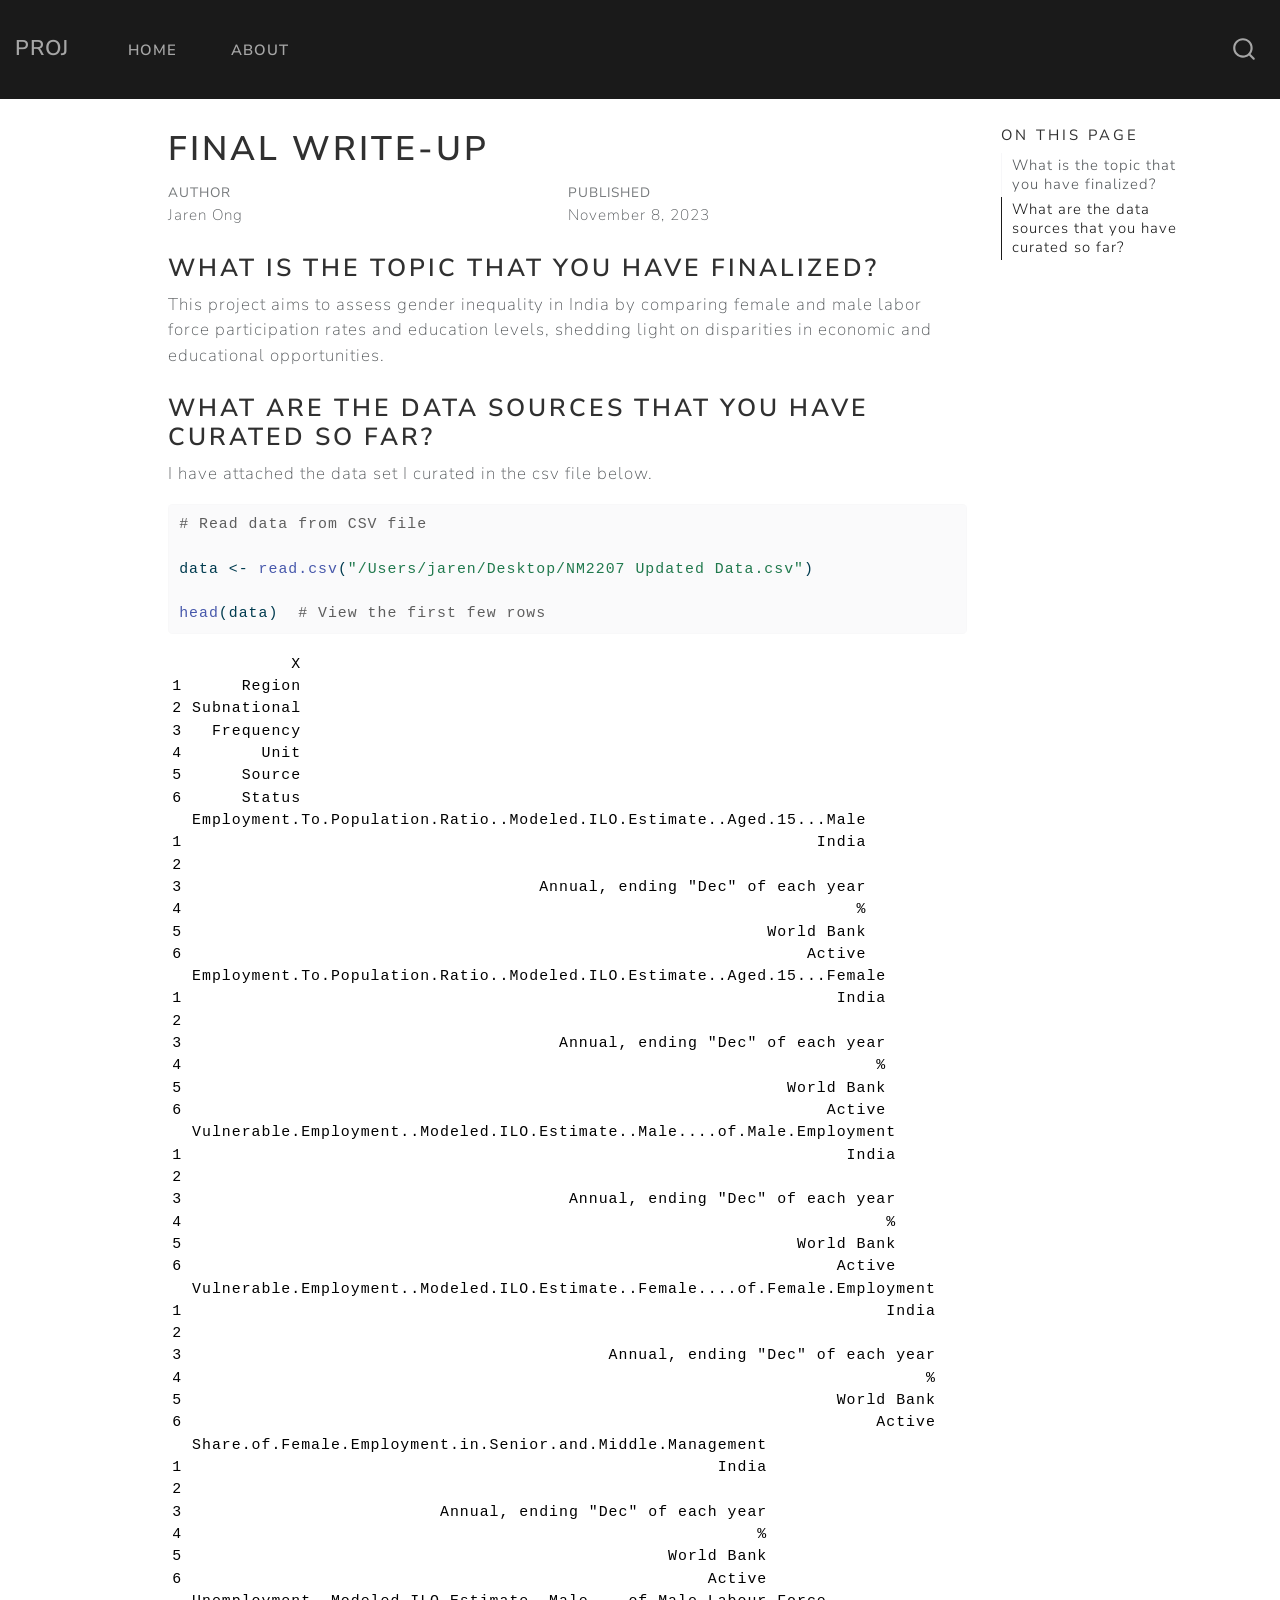
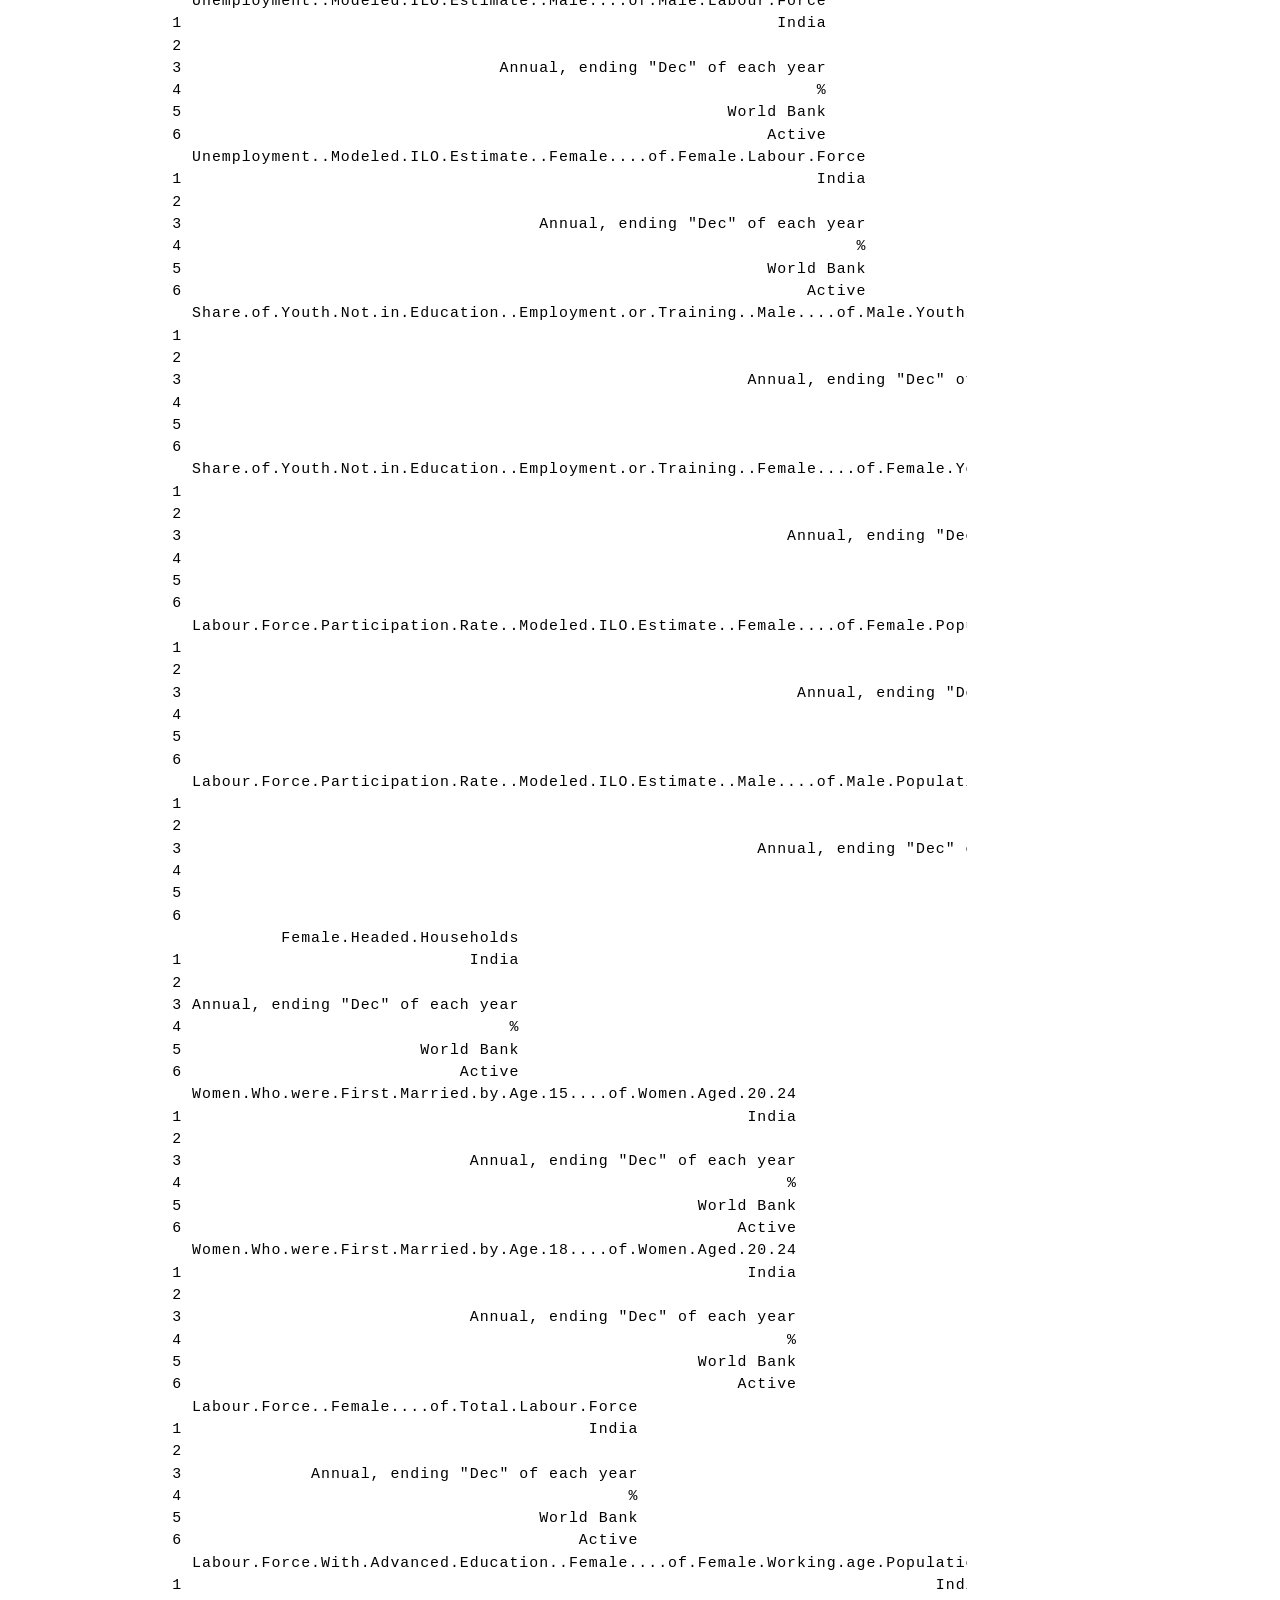
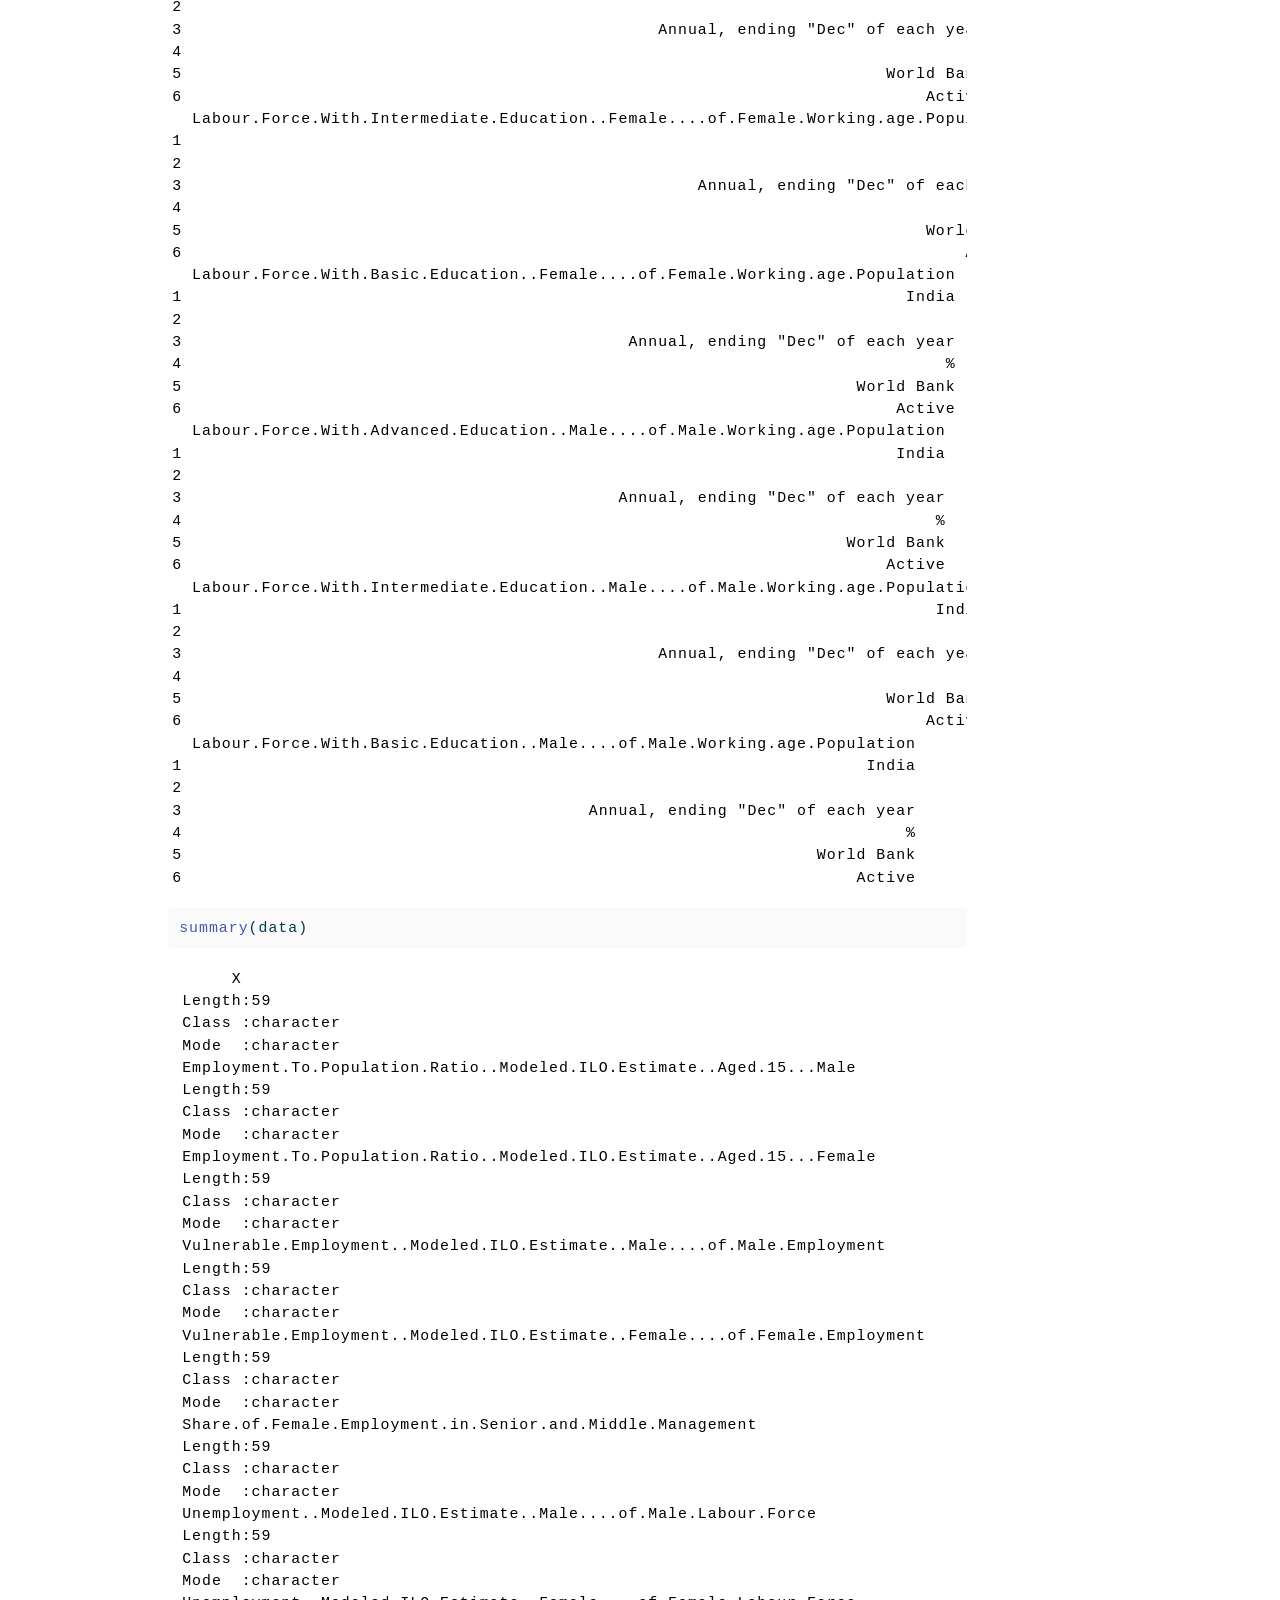
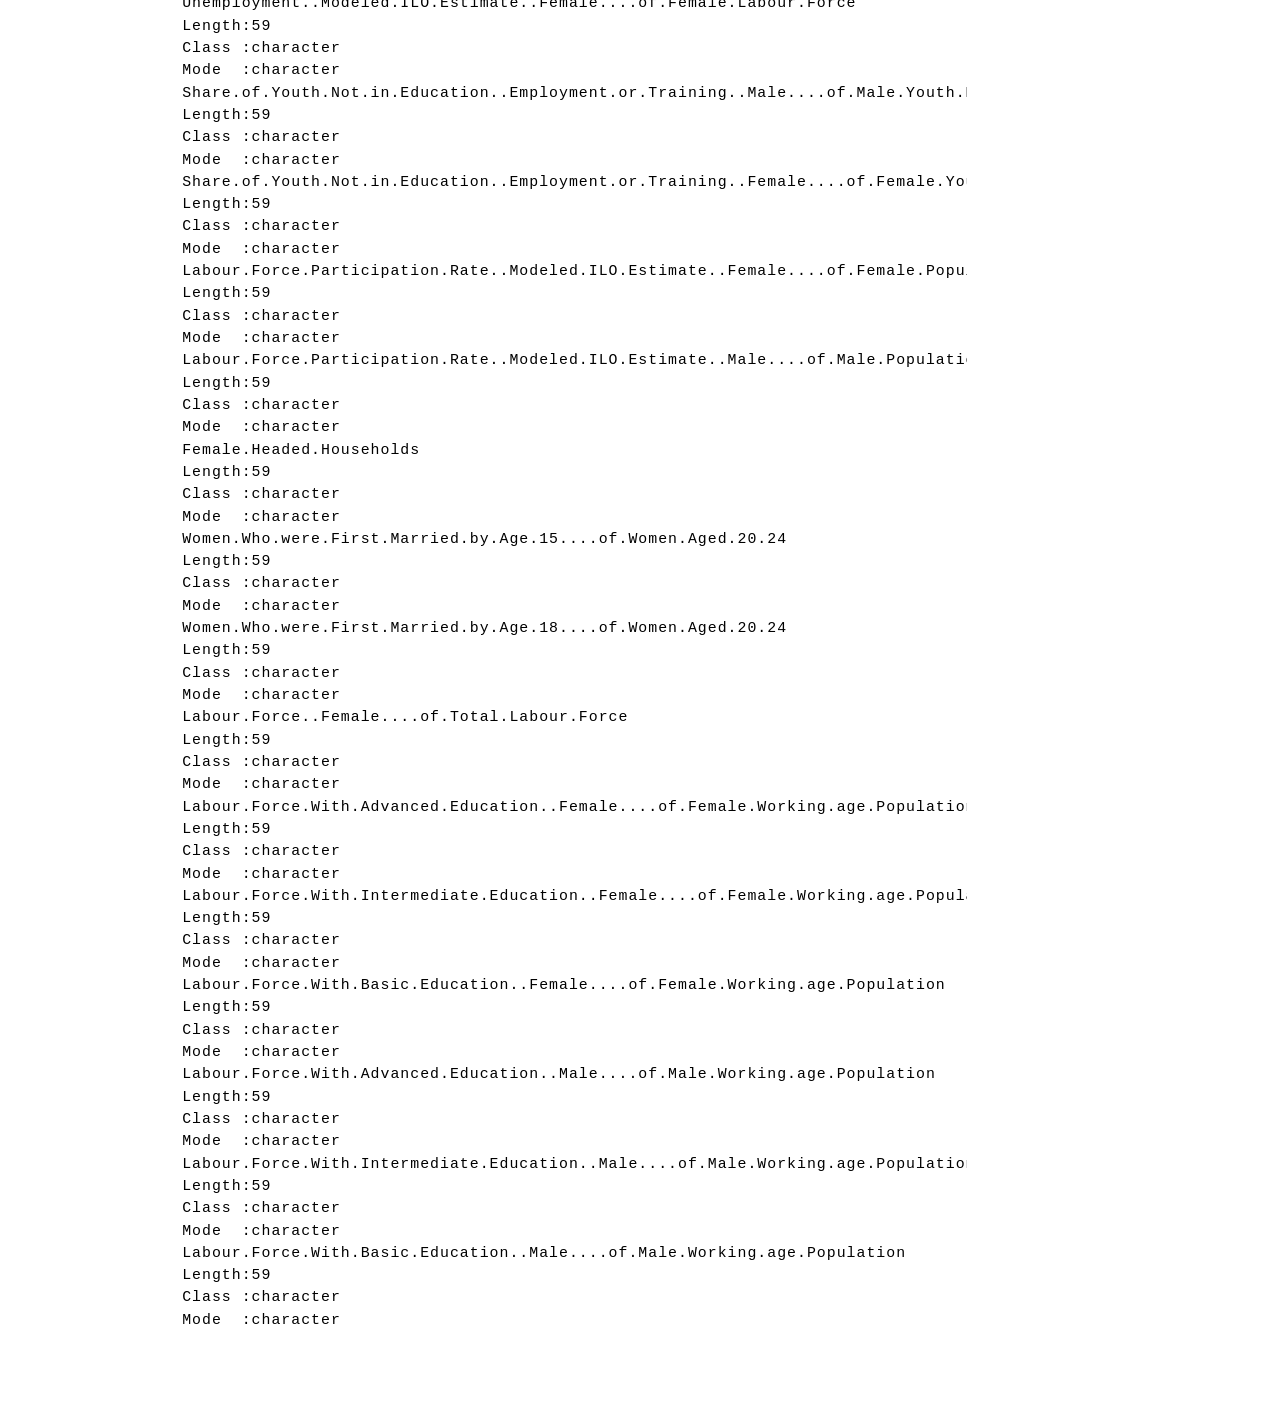
<file: docs/Final Write-up.html>
<!DOCTYPE html>
<html xmlns="http://www.w3.org/1999/xhtml" lang="en" xml:lang="en"><head>

<meta charset="utf-8">
<meta name="generator" content="quarto-1.3.353">

<meta name="viewport" content="width=device-width, initial-scale=1.0, user-scalable=yes">

<meta name="author" content="Jaren Ong">
<meta name="dcterms.date" content="2023-11-08">

<title>proj - Final Write-up</title>
<style>
code{white-space: pre-wrap;}
span.smallcaps{font-variant: small-caps;}
div.columns{display: flex; gap: min(4vw, 1.5em);}
div.column{flex: auto; overflow-x: auto;}
div.hanging-indent{margin-left: 1.5em; text-indent: -1.5em;}
ul.task-list{list-style: none;}
ul.task-list li input[type="checkbox"] {
  width: 0.8em;
  margin: 0 0.8em 0.2em -1em; /* quarto-specific, see https://github.com/quarto-dev/quarto-cli/issues/4556 */ 
  vertical-align: middle;
}
/* CSS for syntax highlighting */
pre > code.sourceCode { white-space: pre; position: relative; }
pre > code.sourceCode > span { display: inline-block; line-height: 1.25; }
pre > code.sourceCode > span:empty { height: 1.2em; }
.sourceCode { overflow: visible; }
code.sourceCode > span { color: inherit; text-decoration: inherit; }
div.sourceCode { margin: 1em 0; }
pre.sourceCode { margin: 0; }
@media screen {
div.sourceCode { overflow: auto; }
}
@media print {
pre > code.sourceCode { white-space: pre-wrap; }
pre > code.sourceCode > span { text-indent: -5em; padding-left: 5em; }
}
pre.numberSource code
  { counter-reset: source-line 0; }
pre.numberSource code > span
  { position: relative; left: -4em; counter-increment: source-line; }
pre.numberSource code > span > a:first-child::before
  { content: counter(source-line);
    position: relative; left: -1em; text-align: right; vertical-align: baseline;
    border: none; display: inline-block;
    -webkit-touch-callout: none; -webkit-user-select: none;
    -khtml-user-select: none; -moz-user-select: none;
    -ms-user-select: none; user-select: none;
    padding: 0 4px; width: 4em;
  }
pre.numberSource { margin-left: 3em;  padding-left: 4px; }
div.sourceCode
  {   }
@media screen {
pre > code.sourceCode > span > a:first-child::before { text-decoration: underline; }
}
</style>


<script src="site_libs/quarto-nav/quarto-nav.js"></script>
<script src="site_libs/quarto-nav/headroom.min.js"></script>
<script src="site_libs/clipboard/clipboard.min.js"></script>
<script src="site_libs/quarto-search/autocomplete.umd.js"></script>
<script src="site_libs/quarto-search/fuse.min.js"></script>
<script src="site_libs/quarto-search/quarto-search.js"></script>
<meta name="quarto:offset" content="./">
<script src="site_libs/quarto-html/quarto.js"></script>
<script src="site_libs/quarto-html/popper.min.js"></script>
<script src="site_libs/quarto-html/tippy.umd.min.js"></script>
<script src="site_libs/quarto-html/anchor.min.js"></script>
<link href="site_libs/quarto-html/tippy.css" rel="stylesheet">
<link href="site_libs/quarto-html/quarto-syntax-highlighting.css" rel="stylesheet" id="quarto-text-highlighting-styles">
<script src="site_libs/bootstrap/bootstrap.min.js"></script>
<link href="site_libs/bootstrap/bootstrap-icons.css" rel="stylesheet">
<link href="site_libs/bootstrap/bootstrap.min.css" rel="stylesheet" id="quarto-bootstrap" data-mode="light">
<script id="quarto-search-options" type="application/json">{
  "location": "navbar",
  "copy-button": false,
  "collapse-after": 3,
  "panel-placement": "end",
  "type": "overlay",
  "limit": 20,
  "language": {
    "search-no-results-text": "No results",
    "search-matching-documents-text": "matching documents",
    "search-copy-link-title": "Copy link to search",
    "search-hide-matches-text": "Hide additional matches",
    "search-more-match-text": "more match in this document",
    "search-more-matches-text": "more matches in this document",
    "search-clear-button-title": "Clear",
    "search-detached-cancel-button-title": "Cancel",
    "search-submit-button-title": "Submit"
  }
}</script>


<link rel="stylesheet" href="styles.css">
</head>

<body class="nav-fixed">

<div id="quarto-search-results"></div>
  <header id="quarto-header" class="headroom fixed-top">
    <nav class="navbar navbar-expand-lg navbar-dark ">
      <div class="navbar-container container-fluid">
      <div class="navbar-brand-container">
    <a class="navbar-brand" href="./index.html">
    <span class="navbar-title">proj</span>
    </a>
  </div>
            <div id="quarto-search" class="" title="Search"></div>
          <button class="navbar-toggler" type="button" data-bs-toggle="collapse" data-bs-target="#navbarCollapse" aria-controls="navbarCollapse" aria-expanded="false" aria-label="Toggle navigation" onclick="if (window.quartoToggleHeadroom) { window.quartoToggleHeadroom(); }">
  <span class="navbar-toggler-icon"></span>
</button>
          <div class="collapse navbar-collapse" id="navbarCollapse">
            <ul class="navbar-nav navbar-nav-scroll me-auto">
  <li class="nav-item">
    <a class="nav-link" href="./index.html" rel="" target="">
 <span class="menu-text">Home</span></a>
  </li>  
  <li class="nav-item">
    <a class="nav-link" href="./about.html" rel="" target="">
 <span class="menu-text">About</span></a>
  </li>  
</ul>
            <div class="quarto-navbar-tools ms-auto">
</div>
          </div> <!-- /navcollapse -->
      </div> <!-- /container-fluid -->
    </nav>
</header>
<!-- content -->
<div id="quarto-content" class="quarto-container page-columns page-rows-contents page-layout-article page-navbar">
<!-- sidebar -->
<!-- margin-sidebar -->
    <div id="quarto-margin-sidebar" class="sidebar margin-sidebar">
        <nav id="TOC" role="doc-toc" class="toc-active">
    <h2 id="toc-title">On this page</h2>
   
  <ul>
  <li><a href="#what-is-the-topic-that-you-have-finalized" id="toc-what-is-the-topic-that-you-have-finalized" class="nav-link active" data-scroll-target="#what-is-the-topic-that-you-have-finalized">What is the topic that you have finalized?</a></li>
  <li><a href="#what-are-the-data-sources-that-you-have-curated-so-far" id="toc-what-are-the-data-sources-that-you-have-curated-so-far" class="nav-link" data-scroll-target="#what-are-the-data-sources-that-you-have-curated-so-far">What are the data sources that you have curated so far?</a></li>
  </ul>
</nav>
    </div>
<!-- main -->
<main class="content" id="quarto-document-content">

<header id="title-block-header" class="quarto-title-block default">
<div class="quarto-title">
<h1 class="title">Final Write-up</h1>
</div>



<div class="quarto-title-meta">

    <div>
    <div class="quarto-title-meta-heading">Author</div>
    <div class="quarto-title-meta-contents">
             <p>Jaren Ong </p>
          </div>
  </div>
    
    <div>
    <div class="quarto-title-meta-heading">Published</div>
    <div class="quarto-title-meta-contents">
      <p class="date">November 8, 2023</p>
    </div>
  </div>
  
    
  </div>
  

</header>

<section id="what-is-the-topic-that-you-have-finalized" class="level3">
<h3 class="anchored" data-anchor-id="what-is-the-topic-that-you-have-finalized">What is the topic that you have finalized?</h3>
<p>This project aims to assess gender inequality in India by comparing female and male labor force participation rates and education levels, shedding light on disparities in economic and educational opportunities.</p>
</section>
<section id="what-are-the-data-sources-that-you-have-curated-so-far" class="level3">
<h3 class="anchored" data-anchor-id="what-are-the-data-sources-that-you-have-curated-so-far">What are the data sources that you have curated so far?</h3>
<p>I have attached the data set I curated in the csv file below.</p>
<div class="cell">
<div class="sourceCode cell-code" id="cb1"><pre class="sourceCode r code-with-copy"><code class="sourceCode r"><span id="cb1-1"><a href="#cb1-1" aria-hidden="true" tabindex="-1"></a><span class="co"># Read data from CSV file</span></span>
<span id="cb1-2"><a href="#cb1-2" aria-hidden="true" tabindex="-1"></a></span>
<span id="cb1-3"><a href="#cb1-3" aria-hidden="true" tabindex="-1"></a>data <span class="ot">&lt;-</span> <span class="fu">read.csv</span>(<span class="st">"/Users/jaren/Desktop/NM2207 Updated Data.csv"</span>)</span>
<span id="cb1-4"><a href="#cb1-4" aria-hidden="true" tabindex="-1"></a></span>
<span id="cb1-5"><a href="#cb1-5" aria-hidden="true" tabindex="-1"></a><span class="fu">head</span>(data)  <span class="co"># View the first few rows</span></span></code><button title="Copy to Clipboard" class="code-copy-button"><i class="bi"></i></button></pre></div>
<div class="cell-output cell-output-stdout">
<pre><code>            X
1      Region
2 Subnational
3   Frequency
4        Unit
5      Source
6      Status
  Employment.To.Population.Ratio..Modeled.ILO.Estimate..Aged.15...Male
1                                                                India
2                                                                     
3                                    Annual, ending "Dec" of each year
4                                                                    %
5                                                           World Bank
6                                                               Active
  Employment.To.Population.Ratio..Modeled.ILO.Estimate..Aged.15...Female
1                                                                  India
2                                                                       
3                                      Annual, ending "Dec" of each year
4                                                                      %
5                                                             World Bank
6                                                                 Active
  Vulnerable.Employment..Modeled.ILO.Estimate..Male....of.Male.Employment
1                                                                   India
2                                                                        
3                                       Annual, ending "Dec" of each year
4                                                                       %
5                                                              World Bank
6                                                                  Active
  Vulnerable.Employment..Modeled.ILO.Estimate..Female....of.Female.Employment
1                                                                       India
2                                                                            
3                                           Annual, ending "Dec" of each year
4                                                                           %
5                                                                  World Bank
6                                                                      Active
  Share.of.Female.Employment.in.Senior.and.Middle.Management
1                                                      India
2                                                           
3                          Annual, ending "Dec" of each year
4                                                          %
5                                                 World Bank
6                                                     Active
  Unemployment..Modeled.ILO.Estimate..Male....of.Male.Labour.Force
1                                                            India
2                                                                 
3                                Annual, ending "Dec" of each year
4                                                                %
5                                                       World Bank
6                                                           Active
  Unemployment..Modeled.ILO.Estimate..Female....of.Female.Labour.Force
1                                                                India
2                                                                     
3                                    Annual, ending "Dec" of each year
4                                                                    %
5                                                           World Bank
6                                                               Active
  Share.of.Youth.Not.in.Education..Employment.or.Training..Male....of.Male.Youth.Population
1                                                                                     India
2                                                                                          
3                                                         Annual, ending "Dec" of each year
4                                                                                         %
5                                                                                World Bank
6                                                                                    Active
  Share.of.Youth.Not.in.Education..Employment.or.Training..Female....of.Female.Youth.Population
1                                                                                         India
2                                                                                              
3                                                             Annual, ending "Dec" of each year
4                                                                                             %
5                                                                                    World Bank
6                                                                                        Active
  Labour.Force.Participation.Rate..Modeled.ILO.Estimate..Female....of.Female.Population.Aged.15.
1                                                                                          India
2                                                                                               
3                                                              Annual, ending "Dec" of each year
4                                                                                              %
5                                                                                     World Bank
6                                                                                         Active
  Labour.Force.Participation.Rate..Modeled.ILO.Estimate..Male....of.Male.Population.Aged.15.
1                                                                                      India
2                                                                                           
3                                                          Annual, ending "Dec" of each year
4                                                                                          %
5                                                                                 World Bank
6                                                                                     Active
           Female.Headed.Households
1                             India
2                                  
3 Annual, ending "Dec" of each year
4                                 %
5                        World Bank
6                            Active
  Women.Who.were.First.Married.by.Age.15....of.Women.Aged.20.24
1                                                         India
2                                                              
3                             Annual, ending "Dec" of each year
4                                                             %
5                                                    World Bank
6                                                        Active
  Women.Who.were.First.Married.by.Age.18....of.Women.Aged.20.24
1                                                         India
2                                                              
3                             Annual, ending "Dec" of each year
4                                                             %
5                                                    World Bank
6                                                        Active
  Labour.Force..Female....of.Total.Labour.Force
1                                         India
2                                              
3             Annual, ending "Dec" of each year
4                                             %
5                                    World Bank
6                                        Active
  Labour.Force.With.Advanced.Education..Female....of.Female.Working.age.Population
1                                                                            India
2                                                                                 
3                                                Annual, ending "Dec" of each year
4                                                                                %
5                                                                       World Bank
6                                                                           Active
  Labour.Force.With.Intermediate.Education..Female....of.Female.Working.age.Population
1                                                                                India
2                                                                                     
3                                                    Annual, ending "Dec" of each year
4                                                                                    %
5                                                                           World Bank
6                                                                               Active
  Labour.Force.With.Basic.Education..Female....of.Female.Working.age.Population
1                                                                         India
2                                                                              
3                                             Annual, ending "Dec" of each year
4                                                                             %
5                                                                    World Bank
6                                                                        Active
  Labour.Force.With.Advanced.Education..Male....of.Male.Working.age.Population
1                                                                        India
2                                                                             
3                                            Annual, ending "Dec" of each year
4                                                                            %
5                                                                   World Bank
6                                                                       Active
  Labour.Force.With.Intermediate.Education..Male....of.Male.Working.age.Population
1                                                                            India
2                                                                                 
3                                                Annual, ending "Dec" of each year
4                                                                                %
5                                                                       World Bank
6                                                                           Active
  Labour.Force.With.Basic.Education..Male....of.Male.Working.age.Population
1                                                                     India
2                                                                          
3                                         Annual, ending "Dec" of each year
4                                                                         %
5                                                                World Bank
6                                                                    Active</code></pre>
</div>
<div class="sourceCode cell-code" id="cb3"><pre class="sourceCode r code-with-copy"><code class="sourceCode r"><span id="cb3-1"><a href="#cb3-1" aria-hidden="true" tabindex="-1"></a><span class="fu">summary</span>(data)</span></code><button title="Copy to Clipboard" class="code-copy-button"><i class="bi"></i></button></pre></div>
<div class="cell-output cell-output-stdout">
<pre><code>      X            
 Length:59         
 Class :character  
 Mode  :character  
 Employment.To.Population.Ratio..Modeled.ILO.Estimate..Aged.15...Male
 Length:59                                                           
 Class :character                                                    
 Mode  :character                                                    
 Employment.To.Population.Ratio..Modeled.ILO.Estimate..Aged.15...Female
 Length:59                                                             
 Class :character                                                      
 Mode  :character                                                      
 Vulnerable.Employment..Modeled.ILO.Estimate..Male....of.Male.Employment
 Length:59                                                              
 Class :character                                                       
 Mode  :character                                                       
 Vulnerable.Employment..Modeled.ILO.Estimate..Female....of.Female.Employment
 Length:59                                                                  
 Class :character                                                           
 Mode  :character                                                           
 Share.of.Female.Employment.in.Senior.and.Middle.Management
 Length:59                                                 
 Class :character                                          
 Mode  :character                                          
 Unemployment..Modeled.ILO.Estimate..Male....of.Male.Labour.Force
 Length:59                                                       
 Class :character                                                
 Mode  :character                                                
 Unemployment..Modeled.ILO.Estimate..Female....of.Female.Labour.Force
 Length:59                                                           
 Class :character                                                    
 Mode  :character                                                    
 Share.of.Youth.Not.in.Education..Employment.or.Training..Male....of.Male.Youth.Population
 Length:59                                                                                
 Class :character                                                                         
 Mode  :character                                                                         
 Share.of.Youth.Not.in.Education..Employment.or.Training..Female....of.Female.Youth.Population
 Length:59                                                                                    
 Class :character                                                                             
 Mode  :character                                                                             
 Labour.Force.Participation.Rate..Modeled.ILO.Estimate..Female....of.Female.Population.Aged.15.
 Length:59                                                                                     
 Class :character                                                                              
 Mode  :character                                                                              
 Labour.Force.Participation.Rate..Modeled.ILO.Estimate..Male....of.Male.Population.Aged.15.
 Length:59                                                                                 
 Class :character                                                                          
 Mode  :character                                                                          
 Female.Headed.Households
 Length:59               
 Class :character        
 Mode  :character        
 Women.Who.were.First.Married.by.Age.15....of.Women.Aged.20.24
 Length:59                                                    
 Class :character                                             
 Mode  :character                                             
 Women.Who.were.First.Married.by.Age.18....of.Women.Aged.20.24
 Length:59                                                    
 Class :character                                             
 Mode  :character                                             
 Labour.Force..Female....of.Total.Labour.Force
 Length:59                                    
 Class :character                             
 Mode  :character                             
 Labour.Force.With.Advanced.Education..Female....of.Female.Working.age.Population
 Length:59                                                                       
 Class :character                                                                
 Mode  :character                                                                
 Labour.Force.With.Intermediate.Education..Female....of.Female.Working.age.Population
 Length:59                                                                           
 Class :character                                                                    
 Mode  :character                                                                    
 Labour.Force.With.Basic.Education..Female....of.Female.Working.age.Population
 Length:59                                                                    
 Class :character                                                             
 Mode  :character                                                             
 Labour.Force.With.Advanced.Education..Male....of.Male.Working.age.Population
 Length:59                                                                   
 Class :character                                                            
 Mode  :character                                                            
 Labour.Force.With.Intermediate.Education..Male....of.Male.Working.age.Population
 Length:59                                                                       
 Class :character                                                                
 Mode  :character                                                                
 Labour.Force.With.Basic.Education..Male....of.Male.Working.age.Population
 Length:59                                                                
 Class :character                                                         
 Mode  :character                                                         </code></pre>
</div>
</div>


</section>

</main> <!-- /main -->
<script id="quarto-html-after-body" type="application/javascript">
window.document.addEventListener("DOMContentLoaded", function (event) {
  const toggleBodyColorMode = (bsSheetEl) => {
    const mode = bsSheetEl.getAttribute("data-mode");
    const bodyEl = window.document.querySelector("body");
    if (mode === "dark") {
      bodyEl.classList.add("quarto-dark");
      bodyEl.classList.remove("quarto-light");
    } else {
      bodyEl.classList.add("quarto-light");
      bodyEl.classList.remove("quarto-dark");
    }
  }
  const toggleBodyColorPrimary = () => {
    const bsSheetEl = window.document.querySelector("link#quarto-bootstrap");
    if (bsSheetEl) {
      toggleBodyColorMode(bsSheetEl);
    }
  }
  toggleBodyColorPrimary();  
  const icon = "";
  const anchorJS = new window.AnchorJS();
  anchorJS.options = {
    placement: 'right',
    icon: icon
  };
  anchorJS.add('.anchored');
  const isCodeAnnotation = (el) => {
    for (const clz of el.classList) {
      if (clz.startsWith('code-annotation-')) {                     
        return true;
      }
    }
    return false;
  }
  const clipboard = new window.ClipboardJS('.code-copy-button', {
    text: function(trigger) {
      const codeEl = trigger.previousElementSibling.cloneNode(true);
      for (const childEl of codeEl.children) {
        if (isCodeAnnotation(childEl)) {
          childEl.remove();
        }
      }
      return codeEl.innerText;
    }
  });
  clipboard.on('success', function(e) {
    // button target
    const button = e.trigger;
    // don't keep focus
    button.blur();
    // flash "checked"
    button.classList.add('code-copy-button-checked');
    var currentTitle = button.getAttribute("title");
    button.setAttribute("title", "Copied!");
    let tooltip;
    if (window.bootstrap) {
      button.setAttribute("data-bs-toggle", "tooltip");
      button.setAttribute("data-bs-placement", "left");
      button.setAttribute("data-bs-title", "Copied!");
      tooltip = new bootstrap.Tooltip(button, 
        { trigger: "manual", 
          customClass: "code-copy-button-tooltip",
          offset: [0, -8]});
      tooltip.show();    
    }
    setTimeout(function() {
      if (tooltip) {
        tooltip.hide();
        button.removeAttribute("data-bs-title");
        button.removeAttribute("data-bs-toggle");
        button.removeAttribute("data-bs-placement");
      }
      button.setAttribute("title", currentTitle);
      button.classList.remove('code-copy-button-checked');
    }, 1000);
    // clear code selection
    e.clearSelection();
  });
  function tippyHover(el, contentFn) {
    const config = {
      allowHTML: true,
      content: contentFn,
      maxWidth: 500,
      delay: 100,
      arrow: false,
      appendTo: function(el) {
          return el.parentElement;
      },
      interactive: true,
      interactiveBorder: 10,
      theme: 'quarto',
      placement: 'bottom-start'
    };
    window.tippy(el, config); 
  }
  const noterefs = window.document.querySelectorAll('a[role="doc-noteref"]');
  for (var i=0; i<noterefs.length; i++) {
    const ref = noterefs[i];
    tippyHover(ref, function() {
      // use id or data attribute instead here
      let href = ref.getAttribute('data-footnote-href') || ref.getAttribute('href');
      try { href = new URL(href).hash; } catch {}
      const id = href.replace(/^#\/?/, "");
      const note = window.document.getElementById(id);
      return note.innerHTML;
    });
  }
      let selectedAnnoteEl;
      const selectorForAnnotation = ( cell, annotation) => {
        let cellAttr = 'data-code-cell="' + cell + '"';
        let lineAttr = 'data-code-annotation="' +  annotation + '"';
        const selector = 'span[' + cellAttr + '][' + lineAttr + ']';
        return selector;
      }
      const selectCodeLines = (annoteEl) => {
        const doc = window.document;
        const targetCell = annoteEl.getAttribute("data-target-cell");
        const targetAnnotation = annoteEl.getAttribute("data-target-annotation");
        const annoteSpan = window.document.querySelector(selectorForAnnotation(targetCell, targetAnnotation));
        const lines = annoteSpan.getAttribute("data-code-lines").split(",");
        const lineIds = lines.map((line) => {
          return targetCell + "-" + line;
        })
        let top = null;
        let height = null;
        let parent = null;
        if (lineIds.length > 0) {
            //compute the position of the single el (top and bottom and make a div)
            const el = window.document.getElementById(lineIds[0]);
            top = el.offsetTop;
            height = el.offsetHeight;
            parent = el.parentElement.parentElement;
          if (lineIds.length > 1) {
            const lastEl = window.document.getElementById(lineIds[lineIds.length - 1]);
            const bottom = lastEl.offsetTop + lastEl.offsetHeight;
            height = bottom - top;
          }
          if (top !== null && height !== null && parent !== null) {
            // cook up a div (if necessary) and position it 
            let div = window.document.getElementById("code-annotation-line-highlight");
            if (div === null) {
              div = window.document.createElement("div");
              div.setAttribute("id", "code-annotation-line-highlight");
              div.style.position = 'absolute';
              parent.appendChild(div);
            }
            div.style.top = top - 2 + "px";
            div.style.height = height + 4 + "px";
            let gutterDiv = window.document.getElementById("code-annotation-line-highlight-gutter");
            if (gutterDiv === null) {
              gutterDiv = window.document.createElement("div");
              gutterDiv.setAttribute("id", "code-annotation-line-highlight-gutter");
              gutterDiv.style.position = 'absolute';
              const codeCell = window.document.getElementById(targetCell);
              const gutter = codeCell.querySelector('.code-annotation-gutter');
              gutter.appendChild(gutterDiv);
            }
            gutterDiv.style.top = top - 2 + "px";
            gutterDiv.style.height = height + 4 + "px";
          }
          selectedAnnoteEl = annoteEl;
        }
      };
      const unselectCodeLines = () => {
        const elementsIds = ["code-annotation-line-highlight", "code-annotation-line-highlight-gutter"];
        elementsIds.forEach((elId) => {
          const div = window.document.getElementById(elId);
          if (div) {
            div.remove();
          }
        });
        selectedAnnoteEl = undefined;
      };
      // Attach click handler to the DT
      const annoteDls = window.document.querySelectorAll('dt[data-target-cell]');
      for (const annoteDlNode of annoteDls) {
        annoteDlNode.addEventListener('click', (event) => {
          const clickedEl = event.target;
          if (clickedEl !== selectedAnnoteEl) {
            unselectCodeLines();
            const activeEl = window.document.querySelector('dt[data-target-cell].code-annotation-active');
            if (activeEl) {
              activeEl.classList.remove('code-annotation-active');
            }
            selectCodeLines(clickedEl);
            clickedEl.classList.add('code-annotation-active');
          } else {
            // Unselect the line
            unselectCodeLines();
            clickedEl.classList.remove('code-annotation-active');
          }
        });
      }
  const findCites = (el) => {
    const parentEl = el.parentElement;
    if (parentEl) {
      const cites = parentEl.dataset.cites;
      if (cites) {
        return {
          el,
          cites: cites.split(' ')
        };
      } else {
        return findCites(el.parentElement)
      }
    } else {
      return undefined;
    }
  };
  var bibliorefs = window.document.querySelectorAll('a[role="doc-biblioref"]');
  for (var i=0; i<bibliorefs.length; i++) {
    const ref = bibliorefs[i];
    const citeInfo = findCites(ref);
    if (citeInfo) {
      tippyHover(citeInfo.el, function() {
        var popup = window.document.createElement('div');
        citeInfo.cites.forEach(function(cite) {
          var citeDiv = window.document.createElement('div');
          citeDiv.classList.add('hanging-indent');
          citeDiv.classList.add('csl-entry');
          var biblioDiv = window.document.getElementById('ref-' + cite);
          if (biblioDiv) {
            citeDiv.innerHTML = biblioDiv.innerHTML;
          }
          popup.appendChild(citeDiv);
        });
        return popup.innerHTML;
      });
    }
  }
});
</script>
</div> <!-- /content -->



</body></html>
</file>
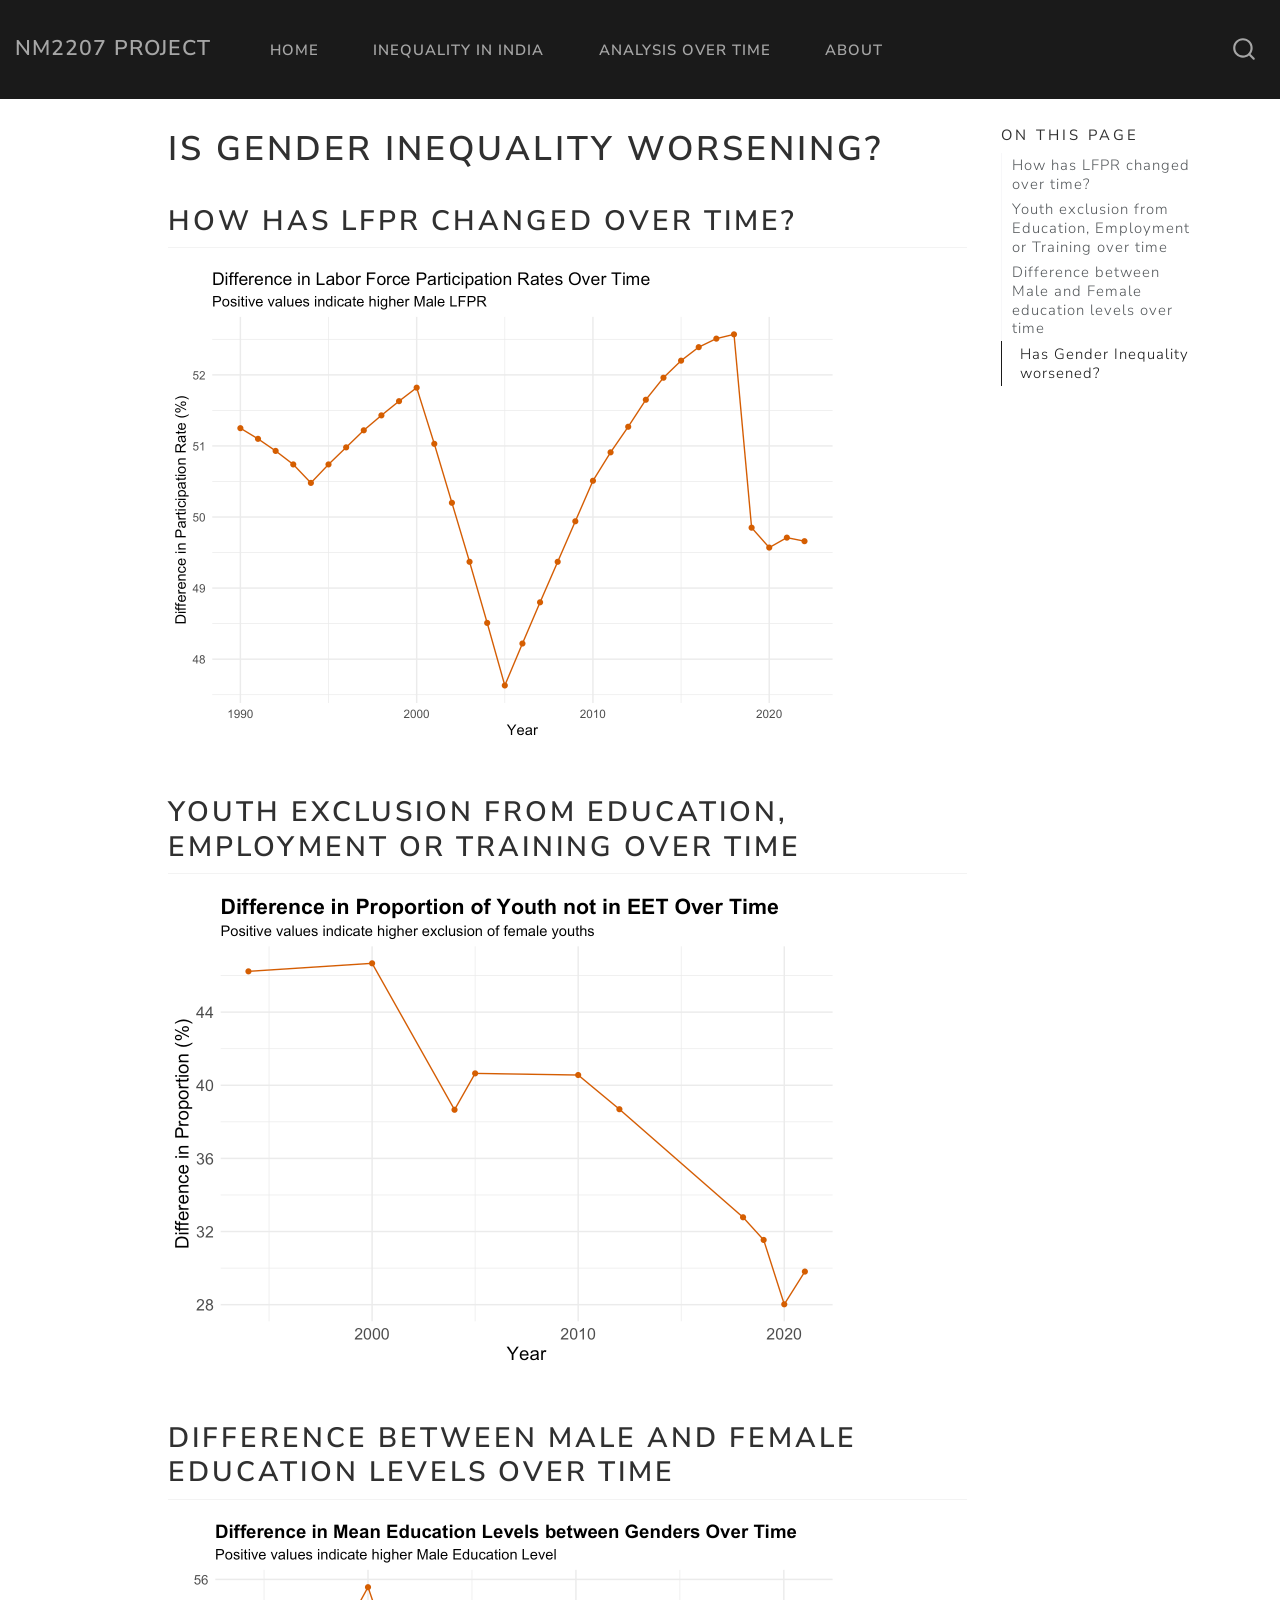
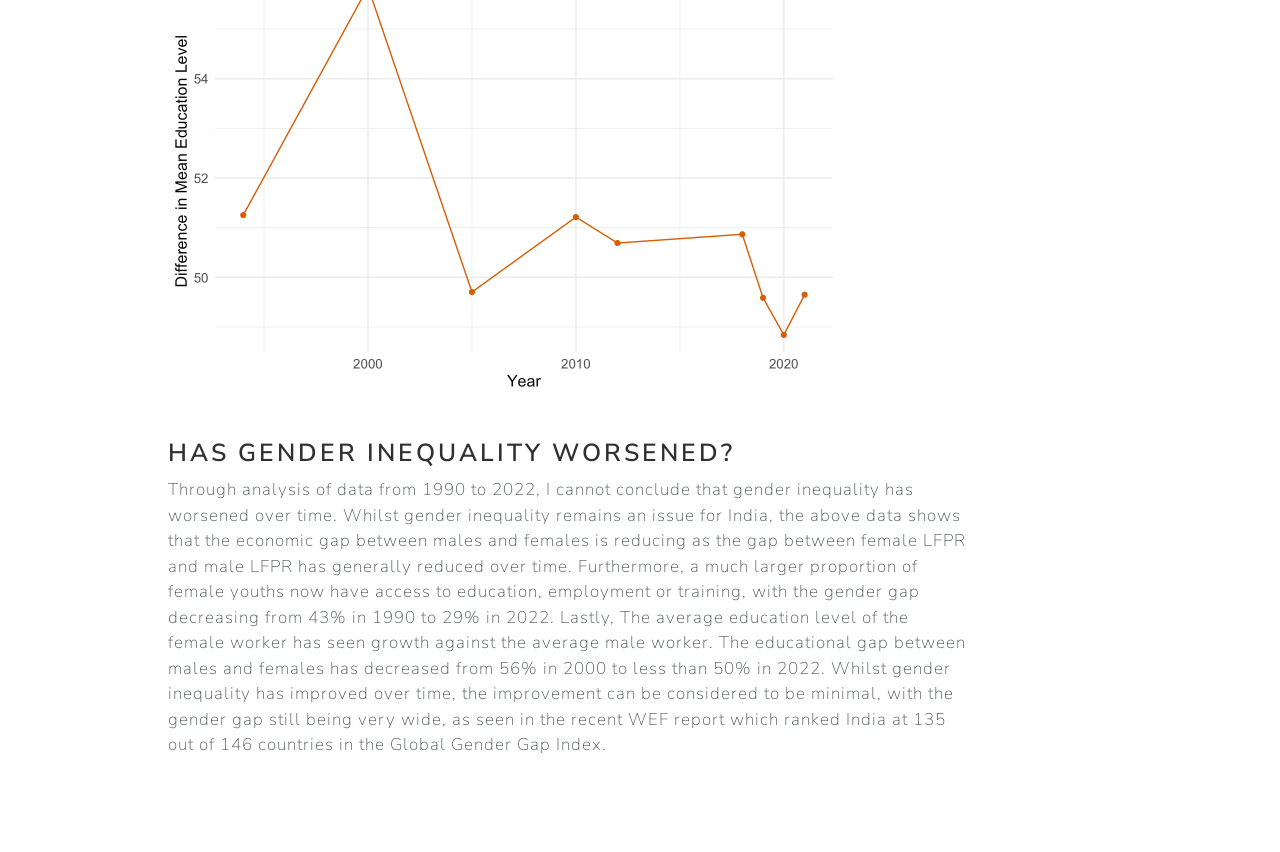
<file: docs/Time.html>
<!DOCTYPE html>
<html xmlns="http://www.w3.org/1999/xhtml" lang="en" xml:lang="en"><head>

<meta charset="utf-8">
<meta name="generator" content="quarto-1.3.353">

<meta name="viewport" content="width=device-width, initial-scale=1.0, user-scalable=yes">


<title>NM2207 Project - Is Gender Inequality worsening?</title>
<style>
code{white-space: pre-wrap;}
span.smallcaps{font-variant: small-caps;}
div.columns{display: flex; gap: min(4vw, 1.5em);}
div.column{flex: auto; overflow-x: auto;}
div.hanging-indent{margin-left: 1.5em; text-indent: -1.5em;}
ul.task-list{list-style: none;}
ul.task-list li input[type="checkbox"] {
  width: 0.8em;
  margin: 0 0.8em 0.2em -1em; /* quarto-specific, see https://github.com/quarto-dev/quarto-cli/issues/4556 */ 
  vertical-align: middle;
}
</style>


<script src="site_libs/quarto-nav/quarto-nav.js"></script>
<script src="site_libs/quarto-nav/headroom.min.js"></script>
<script src="site_libs/clipboard/clipboard.min.js"></script>
<script src="site_libs/quarto-search/autocomplete.umd.js"></script>
<script src="site_libs/quarto-search/fuse.min.js"></script>
<script src="site_libs/quarto-search/quarto-search.js"></script>
<meta name="quarto:offset" content="./">
<script src="site_libs/quarto-html/quarto.js"></script>
<script src="site_libs/quarto-html/popper.min.js"></script>
<script src="site_libs/quarto-html/tippy.umd.min.js"></script>
<script src="site_libs/quarto-html/anchor.min.js"></script>
<link href="site_libs/quarto-html/tippy.css" rel="stylesheet">
<link href="site_libs/quarto-html/quarto-syntax-highlighting.css" rel="stylesheet" id="quarto-text-highlighting-styles">
<script src="site_libs/bootstrap/bootstrap.min.js"></script>
<link href="site_libs/bootstrap/bootstrap-icons.css" rel="stylesheet">
<link href="site_libs/bootstrap/bootstrap.min.css" rel="stylesheet" id="quarto-bootstrap" data-mode="light">
<script id="quarto-search-options" type="application/json">{
  "location": "navbar",
  "copy-button": false,
  "collapse-after": 3,
  "panel-placement": "end",
  "type": "overlay",
  "limit": 20,
  "language": {
    "search-no-results-text": "No results",
    "search-matching-documents-text": "matching documents",
    "search-copy-link-title": "Copy link to search",
    "search-hide-matches-text": "Hide additional matches",
    "search-more-match-text": "more match in this document",
    "search-more-matches-text": "more matches in this document",
    "search-clear-button-title": "Clear",
    "search-detached-cancel-button-title": "Cancel",
    "search-submit-button-title": "Submit"
  }
}</script>


<link rel="stylesheet" href="styles.css">
</head>

<body class="nav-fixed">

<div id="quarto-search-results"></div>
  <header id="quarto-header" class="headroom fixed-top">
    <nav class="navbar navbar-expand-lg navbar-dark ">
      <div class="navbar-container container-fluid">
      <div class="navbar-brand-container">
    <a class="navbar-brand" href="./index.html">
    <span class="navbar-title">NM2207 Project</span>
    </a>
  </div>
            <div id="quarto-search" class="" title="Search"></div>
          <button class="navbar-toggler" type="button" data-bs-toggle="collapse" data-bs-target="#navbarCollapse" aria-controls="navbarCollapse" aria-expanded="false" aria-label="Toggle navigation" onclick="if (window.quartoToggleHeadroom) { window.quartoToggleHeadroom(); }">
  <span class="navbar-toggler-icon"></span>
</button>
          <div class="collapse navbar-collapse" id="navbarCollapse">
            <ul class="navbar-nav navbar-nav-scroll me-auto">
  <li class="nav-item">
    <a class="nav-link" href="./index.html" rel="" target="">
 <span class="menu-text">Home</span></a>
  </li>  
  <li class="nav-item">
    <a class="nav-link" href="./Analysis.html" rel="" target="">
 <span class="menu-text">Inequality in India</span></a>
  </li>  
  <li class="nav-item">
    <a class="nav-link active" href="./Time.html" rel="" target="" aria-current="page">
 <span class="menu-text">Analysis Over Time</span></a>
  </li>  
  <li class="nav-item">
    <a class="nav-link" href="./about.html" rel="" target="">
 <span class="menu-text">About</span></a>
  </li>  
</ul>
            <div class="quarto-navbar-tools ms-auto">
</div>
          </div> <!-- /navcollapse -->
      </div> <!-- /container-fluid -->
    </nav>
</header>
<!-- content -->
<div id="quarto-content" class="quarto-container page-columns page-rows-contents page-layout-article page-navbar">
<!-- sidebar -->
<!-- margin-sidebar -->
    <div id="quarto-margin-sidebar" class="sidebar margin-sidebar">
        <nav id="TOC" role="doc-toc" class="toc-active">
    <h2 id="toc-title">On this page</h2>
   
  <ul>
  <li><a href="#how-has-lfpr-changed-over-time" id="toc-how-has-lfpr-changed-over-time" class="nav-link active" data-scroll-target="#how-has-lfpr-changed-over-time">How has LFPR changed over time?</a></li>
  <li><a href="#youth-exclusion-from-education-employment-or-training-over-time" id="toc-youth-exclusion-from-education-employment-or-training-over-time" class="nav-link" data-scroll-target="#youth-exclusion-from-education-employment-or-training-over-time">Youth exclusion from Education, Employment or Training over time</a></li>
  <li><a href="#difference-between-male-and-female-education-levels-over-time" id="toc-difference-between-male-and-female-education-levels-over-time" class="nav-link" data-scroll-target="#difference-between-male-and-female-education-levels-over-time">Difference between Male and Female education levels over time</a>
  <ul class="collapse">
  <li><a href="#has-gender-inequality-worsened" id="toc-has-gender-inequality-worsened" class="nav-link" data-scroll-target="#has-gender-inequality-worsened">Has Gender Inequality worsened?</a></li>
  </ul></li>
  </ul>
</nav>
    </div>
<!-- main -->
<main class="content" id="quarto-document-content">

<header id="title-block-header" class="quarto-title-block default">
<div class="quarto-title">
<h1 class="title">Is Gender Inequality worsening?</h1>
</div>



<div class="quarto-title-meta">

    
  
    
  </div>
  

</header>

<section id="how-has-lfpr-changed-over-time" class="level2">
<h2 class="anchored" data-anchor-id="how-has-lfpr-changed-over-time">How has LFPR changed over time?</h2>
<div class="cell">
<div class="cell-output-display">
<p><img src="Time_files/figure-html/unnamed-chunk-1-1.png" class="img-fluid" width="672"></p>
</div>
</div>
</section>
<section id="youth-exclusion-from-education-employment-or-training-over-time" class="level2">
<h2 class="anchored" data-anchor-id="youth-exclusion-from-education-employment-or-training-over-time">Youth exclusion from Education, Employment or Training over time</h2>
<div class="cell">
<div class="cell-output-display">
<p><img src="Time_files/figure-html/unnamed-chunk-2-1.png" class="img-fluid" width="672"></p>
</div>
</div>
</section>
<section id="difference-between-male-and-female-education-levels-over-time" class="level2">
<h2 class="anchored" data-anchor-id="difference-between-male-and-female-education-levels-over-time">Difference between Male and Female education levels over time</h2>
<div class="cell">
<div class="cell-output-display">
<p><img src="Time_files/figure-html/unnamed-chunk-3-1.png" class="img-fluid" width="672"></p>
</div>
</div>
<section id="has-gender-inequality-worsened" class="level3">
<h3 class="anchored" data-anchor-id="has-gender-inequality-worsened">Has Gender Inequality worsened?</h3>
<p>Through analysis of data from 1990 to 2022, I cannot conclude that gender inequality has worsened over time. Whilst gender inequality remains an issue for India, the above data shows that the economic gap between males and females is reducing as the gap between female LFPR and male LFPR has generally reduced over time. Furthermore, a much larger proportion of female youths now have access to education, employment or training, with the gender gap decreasing from 43% in 1990 to 29% in 2022. Lastly, The average education level of the female worker has seen growth against the average male worker. The educational gap between males and females has decreased from 56% in 2000 to less than 50% in 2022. Whilst gender inequality has improved over time, the improvement can be considered to be minimal, with the gender gap still being very wide, as seen in the recent WEF report which ranked India at 135 out of 146 countries in the Global Gender Gap Index.</p>


</section>
</section>

</main> <!-- /main -->
<script id="quarto-html-after-body" type="application/javascript">
window.document.addEventListener("DOMContentLoaded", function (event) {
  const toggleBodyColorMode = (bsSheetEl) => {
    const mode = bsSheetEl.getAttribute("data-mode");
    const bodyEl = window.document.querySelector("body");
    if (mode === "dark") {
      bodyEl.classList.add("quarto-dark");
      bodyEl.classList.remove("quarto-light");
    } else {
      bodyEl.classList.add("quarto-light");
      bodyEl.classList.remove("quarto-dark");
    }
  }
  const toggleBodyColorPrimary = () => {
    const bsSheetEl = window.document.querySelector("link#quarto-bootstrap");
    if (bsSheetEl) {
      toggleBodyColorMode(bsSheetEl);
    }
  }
  toggleBodyColorPrimary();  
  const icon = "";
  const anchorJS = new window.AnchorJS();
  anchorJS.options = {
    placement: 'right',
    icon: icon
  };
  anchorJS.add('.anchored');
  const isCodeAnnotation = (el) => {
    for (const clz of el.classList) {
      if (clz.startsWith('code-annotation-')) {                     
        return true;
      }
    }
    return false;
  }
  const clipboard = new window.ClipboardJS('.code-copy-button', {
    text: function(trigger) {
      const codeEl = trigger.previousElementSibling.cloneNode(true);
      for (const childEl of codeEl.children) {
        if (isCodeAnnotation(childEl)) {
          childEl.remove();
        }
      }
      return codeEl.innerText;
    }
  });
  clipboard.on('success', function(e) {
    // button target
    const button = e.trigger;
    // don't keep focus
    button.blur();
    // flash "checked"
    button.classList.add('code-copy-button-checked');
    var currentTitle = button.getAttribute("title");
    button.setAttribute("title", "Copied!");
    let tooltip;
    if (window.bootstrap) {
      button.setAttribute("data-bs-toggle", "tooltip");
      button.setAttribute("data-bs-placement", "left");
      button.setAttribute("data-bs-title", "Copied!");
      tooltip = new bootstrap.Tooltip(button, 
        { trigger: "manual", 
          customClass: "code-copy-button-tooltip",
          offset: [0, -8]});
      tooltip.show();    
    }
    setTimeout(function() {
      if (tooltip) {
        tooltip.hide();
        button.removeAttribute("data-bs-title");
        button.removeAttribute("data-bs-toggle");
        button.removeAttribute("data-bs-placement");
      }
      button.setAttribute("title", currentTitle);
      button.classList.remove('code-copy-button-checked');
    }, 1000);
    // clear code selection
    e.clearSelection();
  });
  function tippyHover(el, contentFn) {
    const config = {
      allowHTML: true,
      content: contentFn,
      maxWidth: 500,
      delay: 100,
      arrow: false,
      appendTo: function(el) {
          return el.parentElement;
      },
      interactive: true,
      interactiveBorder: 10,
      theme: 'quarto',
      placement: 'bottom-start'
    };
    window.tippy(el, config); 
  }
  const noterefs = window.document.querySelectorAll('a[role="doc-noteref"]');
  for (var i=0; i<noterefs.length; i++) {
    const ref = noterefs[i];
    tippyHover(ref, function() {
      // use id or data attribute instead here
      let href = ref.getAttribute('data-footnote-href') || ref.getAttribute('href');
      try { href = new URL(href).hash; } catch {}
      const id = href.replace(/^#\/?/, "");
      const note = window.document.getElementById(id);
      return note.innerHTML;
    });
  }
      let selectedAnnoteEl;
      const selectorForAnnotation = ( cell, annotation) => {
        let cellAttr = 'data-code-cell="' + cell + '"';
        let lineAttr = 'data-code-annotation="' +  annotation + '"';
        const selector = 'span[' + cellAttr + '][' + lineAttr + ']';
        return selector;
      }
      const selectCodeLines = (annoteEl) => {
        const doc = window.document;
        const targetCell = annoteEl.getAttribute("data-target-cell");
        const targetAnnotation = annoteEl.getAttribute("data-target-annotation");
        const annoteSpan = window.document.querySelector(selectorForAnnotation(targetCell, targetAnnotation));
        const lines = annoteSpan.getAttribute("data-code-lines").split(",");
        const lineIds = lines.map((line) => {
          return targetCell + "-" + line;
        })
        let top = null;
        let height = null;
        let parent = null;
        if (lineIds.length > 0) {
            //compute the position of the single el (top and bottom and make a div)
            const el = window.document.getElementById(lineIds[0]);
            top = el.offsetTop;
            height = el.offsetHeight;
            parent = el.parentElement.parentElement;
          if (lineIds.length > 1) {
            const lastEl = window.document.getElementById(lineIds[lineIds.length - 1]);
            const bottom = lastEl.offsetTop + lastEl.offsetHeight;
            height = bottom - top;
          }
          if (top !== null && height !== null && parent !== null) {
            // cook up a div (if necessary) and position it 
            let div = window.document.getElementById("code-annotation-line-highlight");
            if (div === null) {
              div = window.document.createElement("div");
              div.setAttribute("id", "code-annotation-line-highlight");
              div.style.position = 'absolute';
              parent.appendChild(div);
            }
            div.style.top = top - 2 + "px";
            div.style.height = height + 4 + "px";
            let gutterDiv = window.document.getElementById("code-annotation-line-highlight-gutter");
            if (gutterDiv === null) {
              gutterDiv = window.document.createElement("div");
              gutterDiv.setAttribute("id", "code-annotation-line-highlight-gutter");
              gutterDiv.style.position = 'absolute';
              const codeCell = window.document.getElementById(targetCell);
              const gutter = codeCell.querySelector('.code-annotation-gutter');
              gutter.appendChild(gutterDiv);
            }
            gutterDiv.style.top = top - 2 + "px";
            gutterDiv.style.height = height + 4 + "px";
          }
          selectedAnnoteEl = annoteEl;
        }
      };
      const unselectCodeLines = () => {
        const elementsIds = ["code-annotation-line-highlight", "code-annotation-line-highlight-gutter"];
        elementsIds.forEach((elId) => {
          const div = window.document.getElementById(elId);
          if (div) {
            div.remove();
          }
        });
        selectedAnnoteEl = undefined;
      };
      // Attach click handler to the DT
      const annoteDls = window.document.querySelectorAll('dt[data-target-cell]');
      for (const annoteDlNode of annoteDls) {
        annoteDlNode.addEventListener('click', (event) => {
          const clickedEl = event.target;
          if (clickedEl !== selectedAnnoteEl) {
            unselectCodeLines();
            const activeEl = window.document.querySelector('dt[data-target-cell].code-annotation-active');
            if (activeEl) {
              activeEl.classList.remove('code-annotation-active');
            }
            selectCodeLines(clickedEl);
            clickedEl.classList.add('code-annotation-active');
          } else {
            // Unselect the line
            unselectCodeLines();
            clickedEl.classList.remove('code-annotation-active');
          }
        });
      }
  const findCites = (el) => {
    const parentEl = el.parentElement;
    if (parentEl) {
      const cites = parentEl.dataset.cites;
      if (cites) {
        return {
          el,
          cites: cites.split(' ')
        };
      } else {
        return findCites(el.parentElement)
      }
    } else {
      return undefined;
    }
  };
  var bibliorefs = window.document.querySelectorAll('a[role="doc-biblioref"]');
  for (var i=0; i<bibliorefs.length; i++) {
    const ref = bibliorefs[i];
    const citeInfo = findCites(ref);
    if (citeInfo) {
      tippyHover(citeInfo.el, function() {
        var popup = window.document.createElement('div');
        citeInfo.cites.forEach(function(cite) {
          var citeDiv = window.document.createElement('div');
          citeDiv.classList.add('hanging-indent');
          citeDiv.classList.add('csl-entry');
          var biblioDiv = window.document.getElementById('ref-' + cite);
          if (biblioDiv) {
            citeDiv.innerHTML = biblioDiv.innerHTML;
          }
          popup.appendChild(citeDiv);
        });
        return popup.innerHTML;
      });
    }
  }
});
</script>
</div> <!-- /content -->



</body></html>
</file>
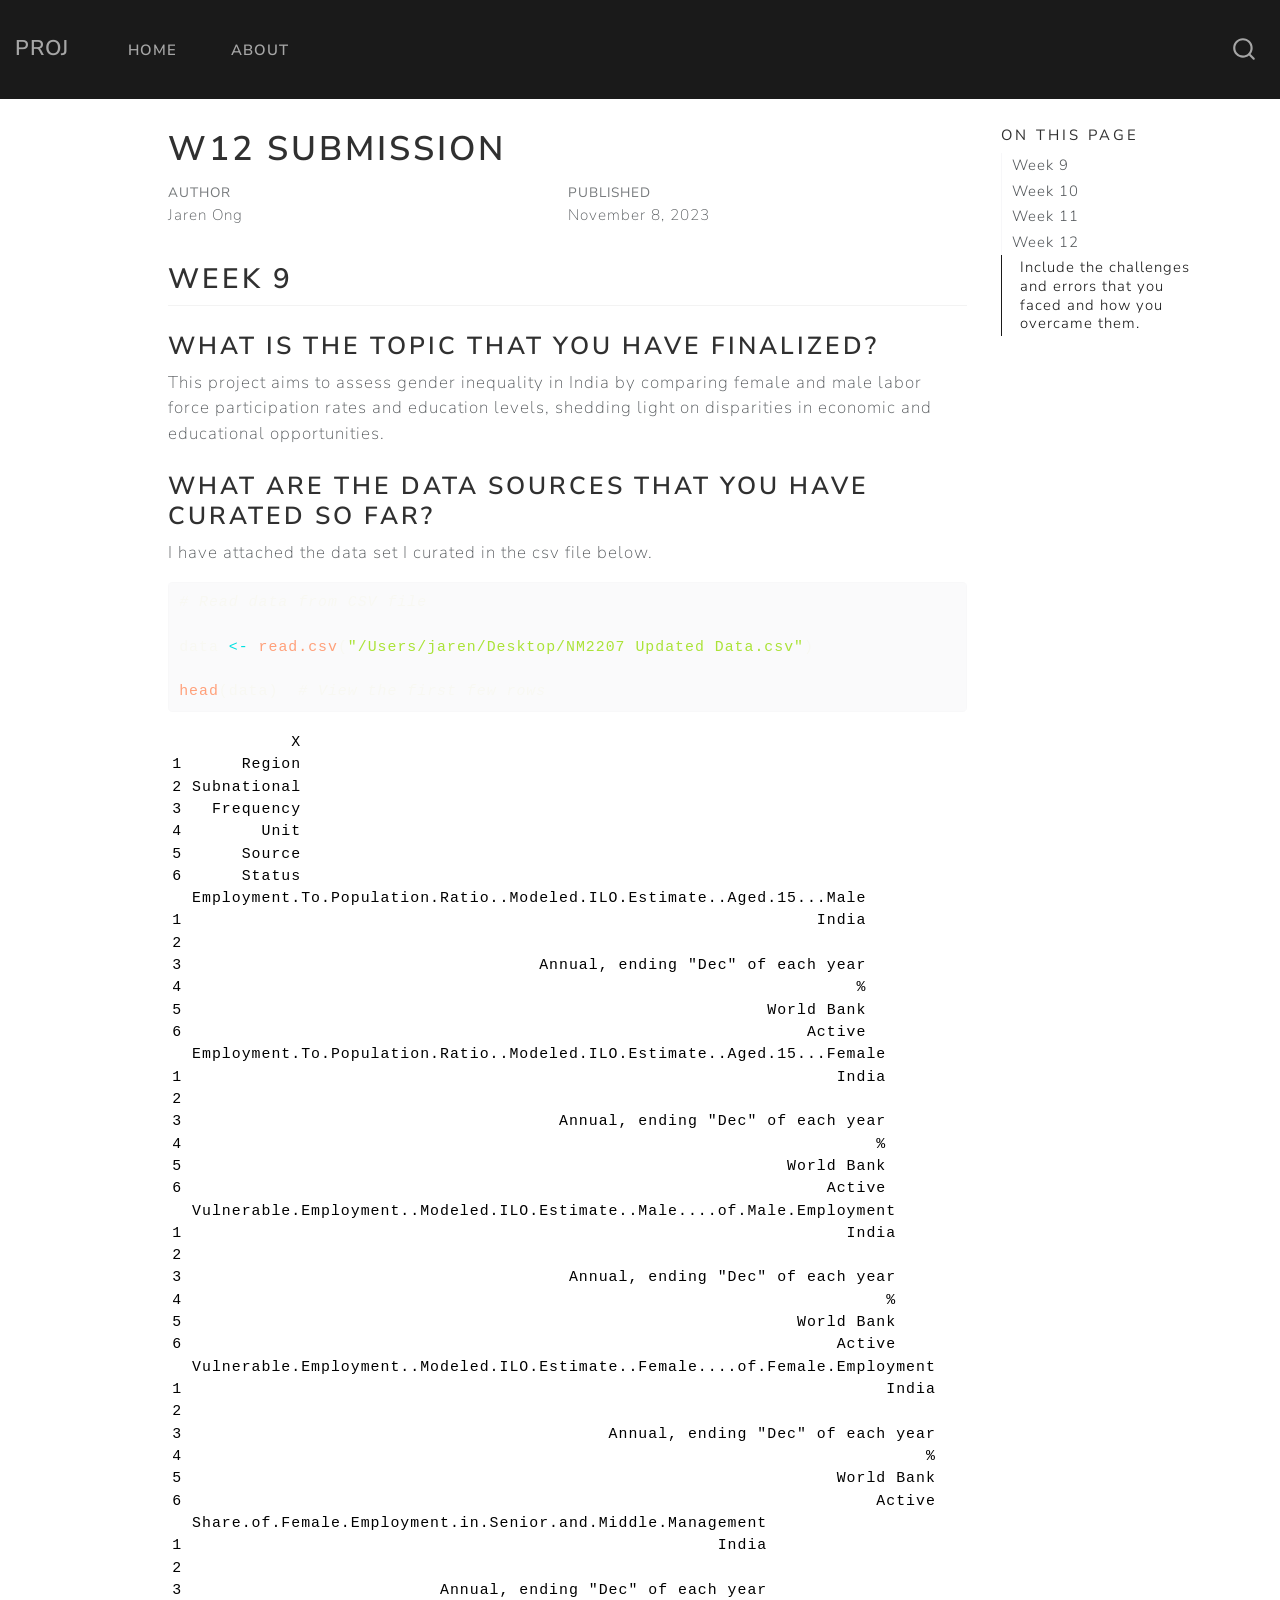
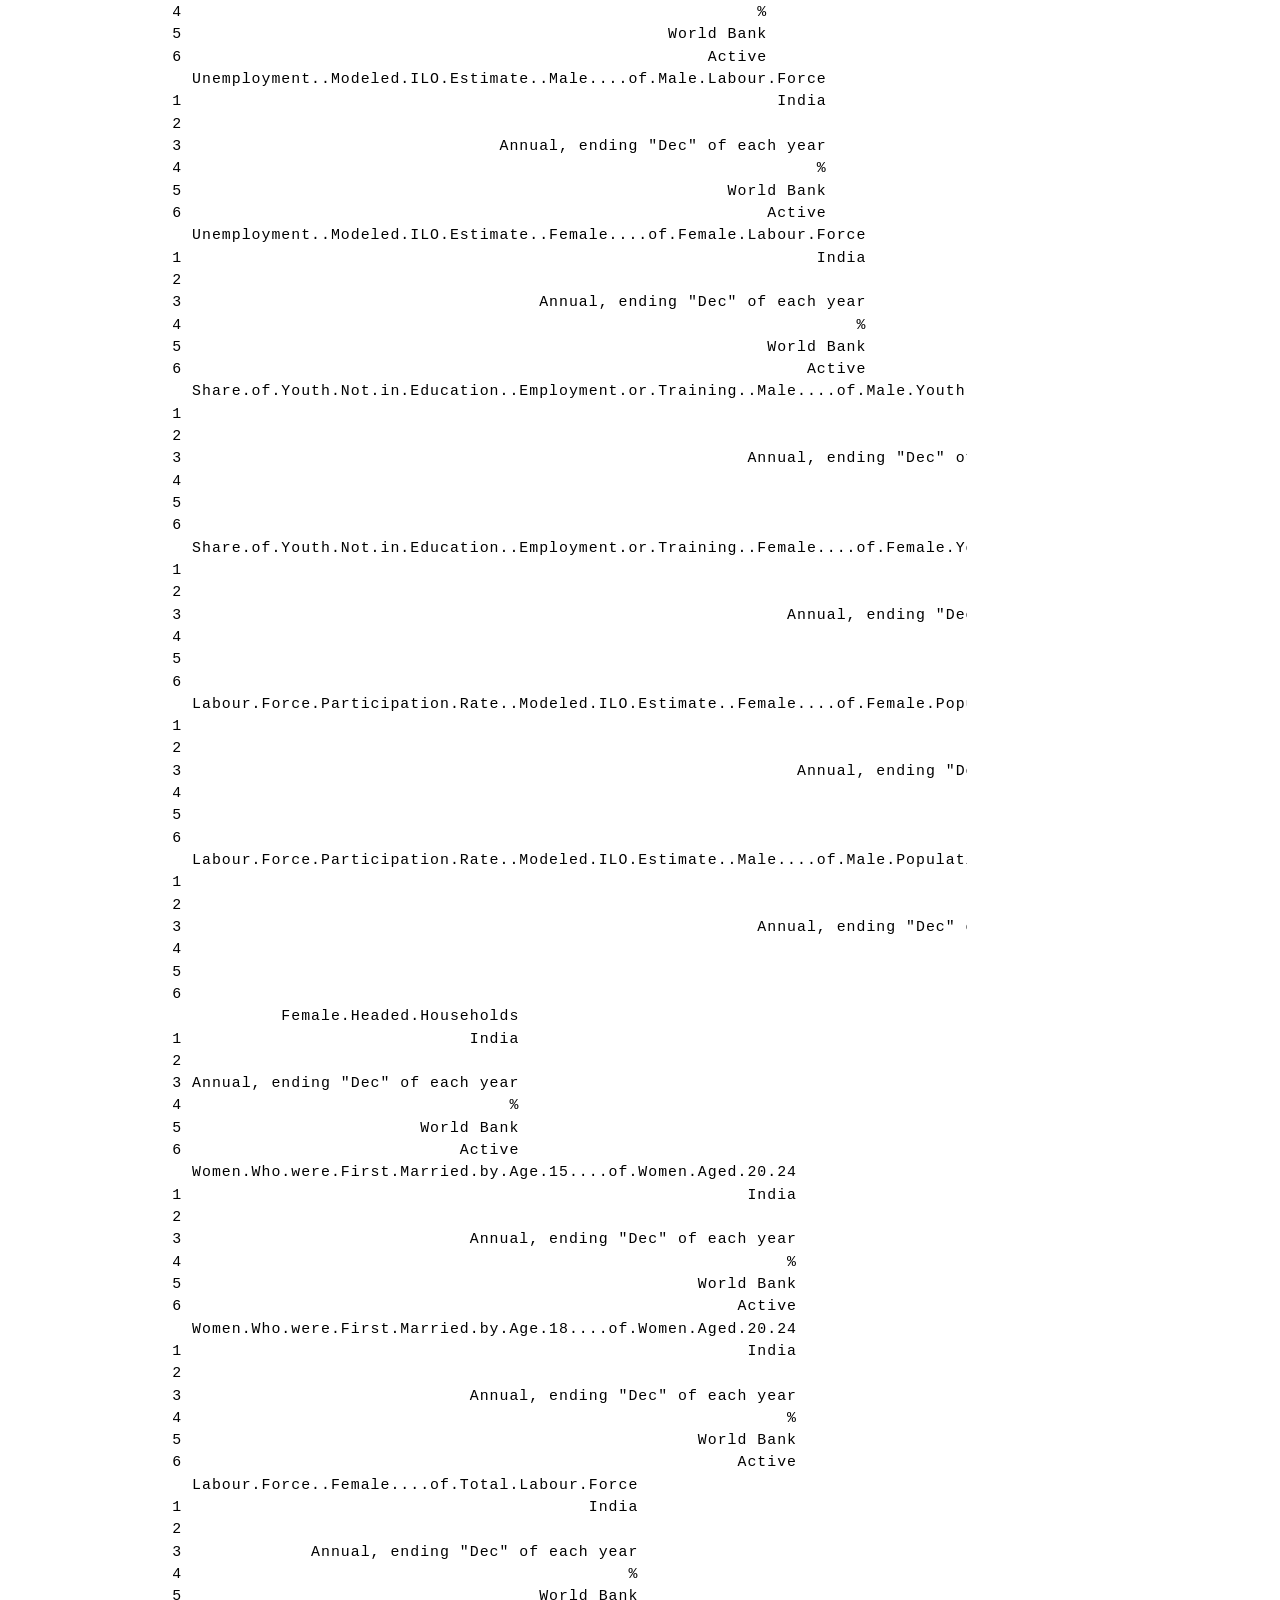
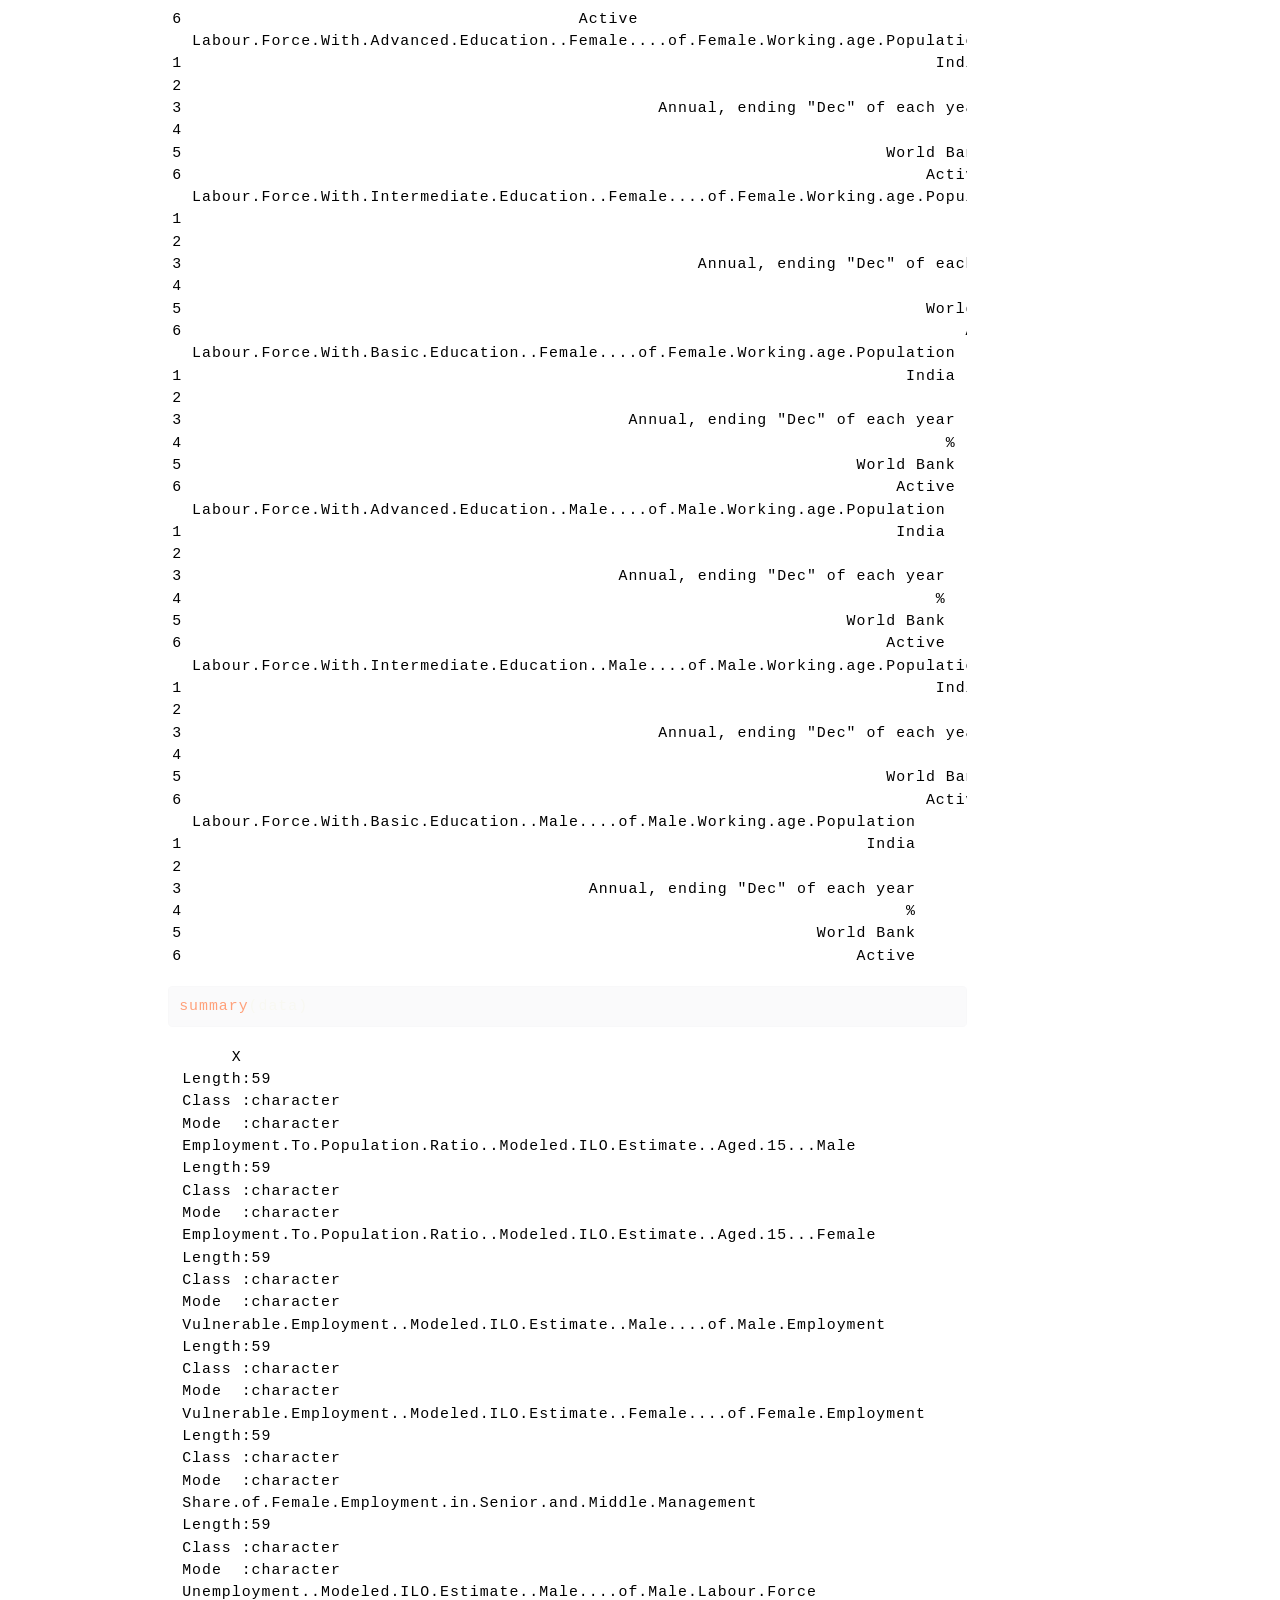
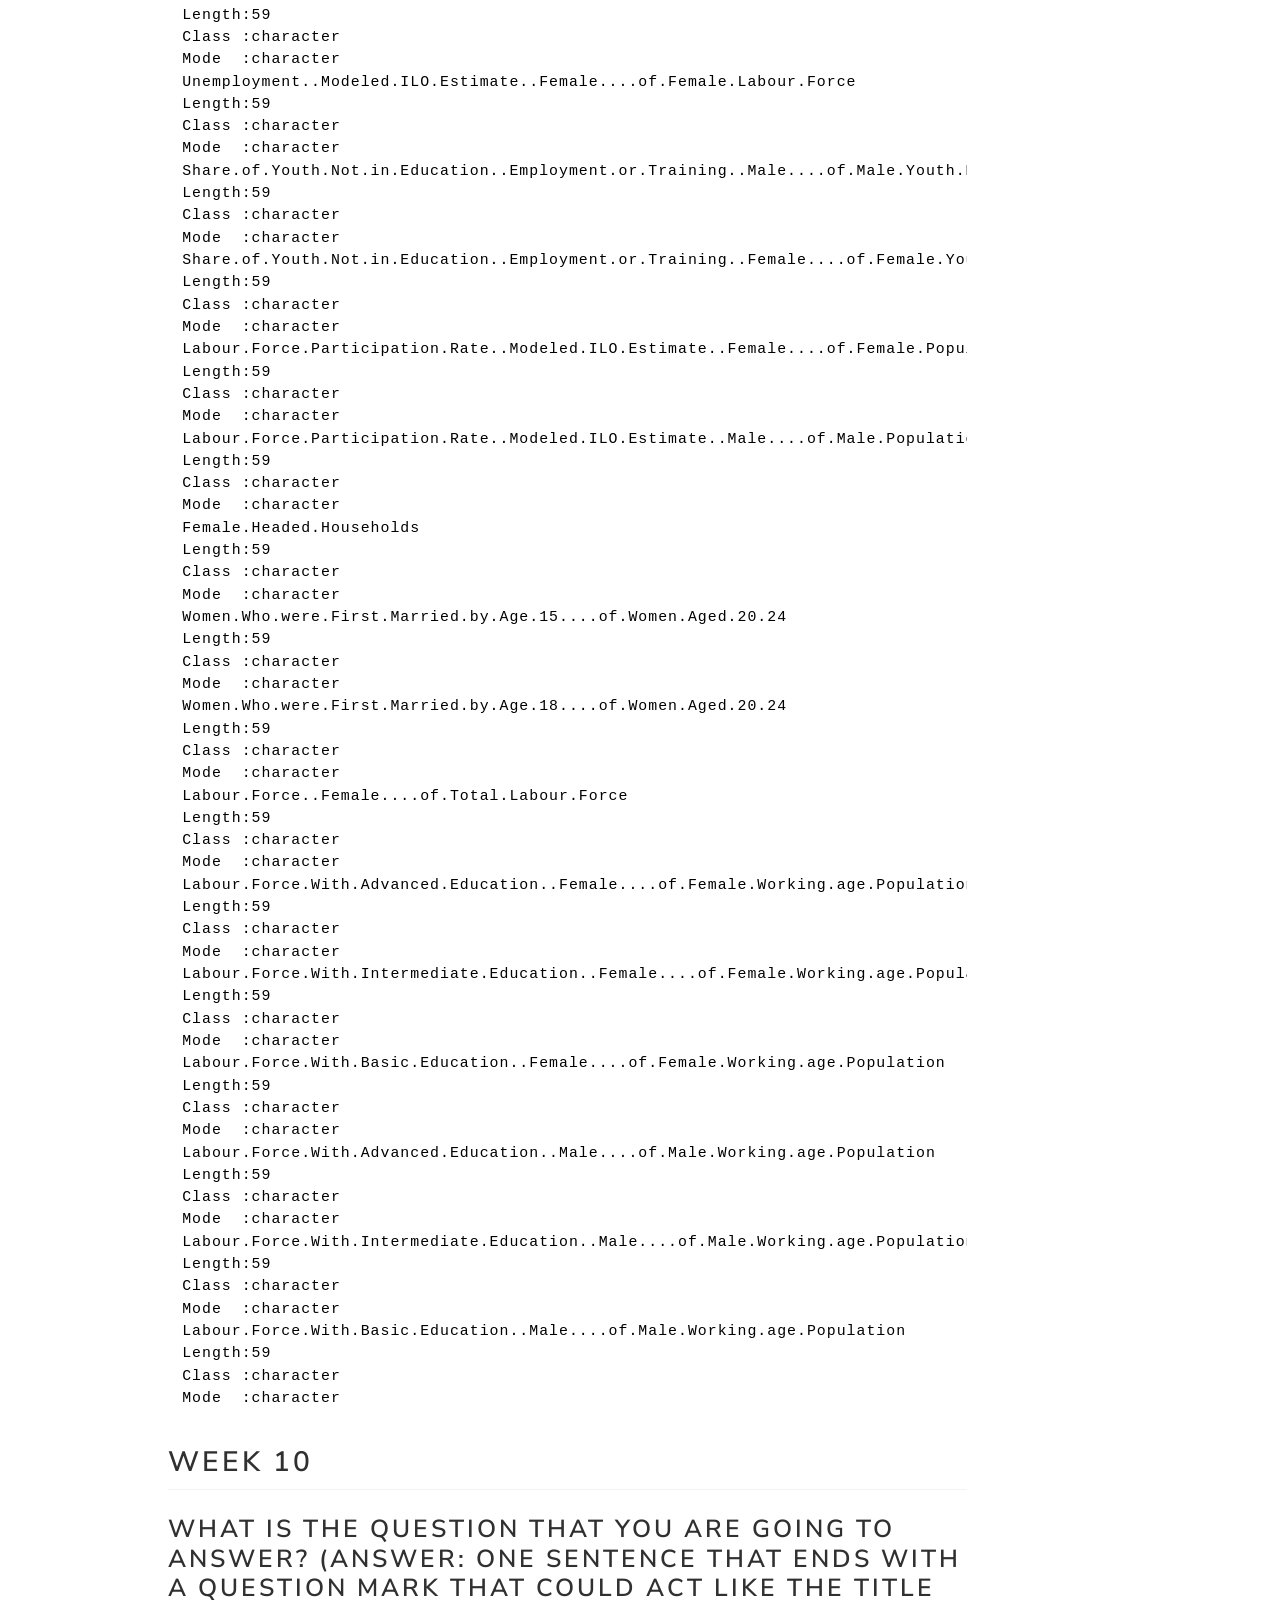
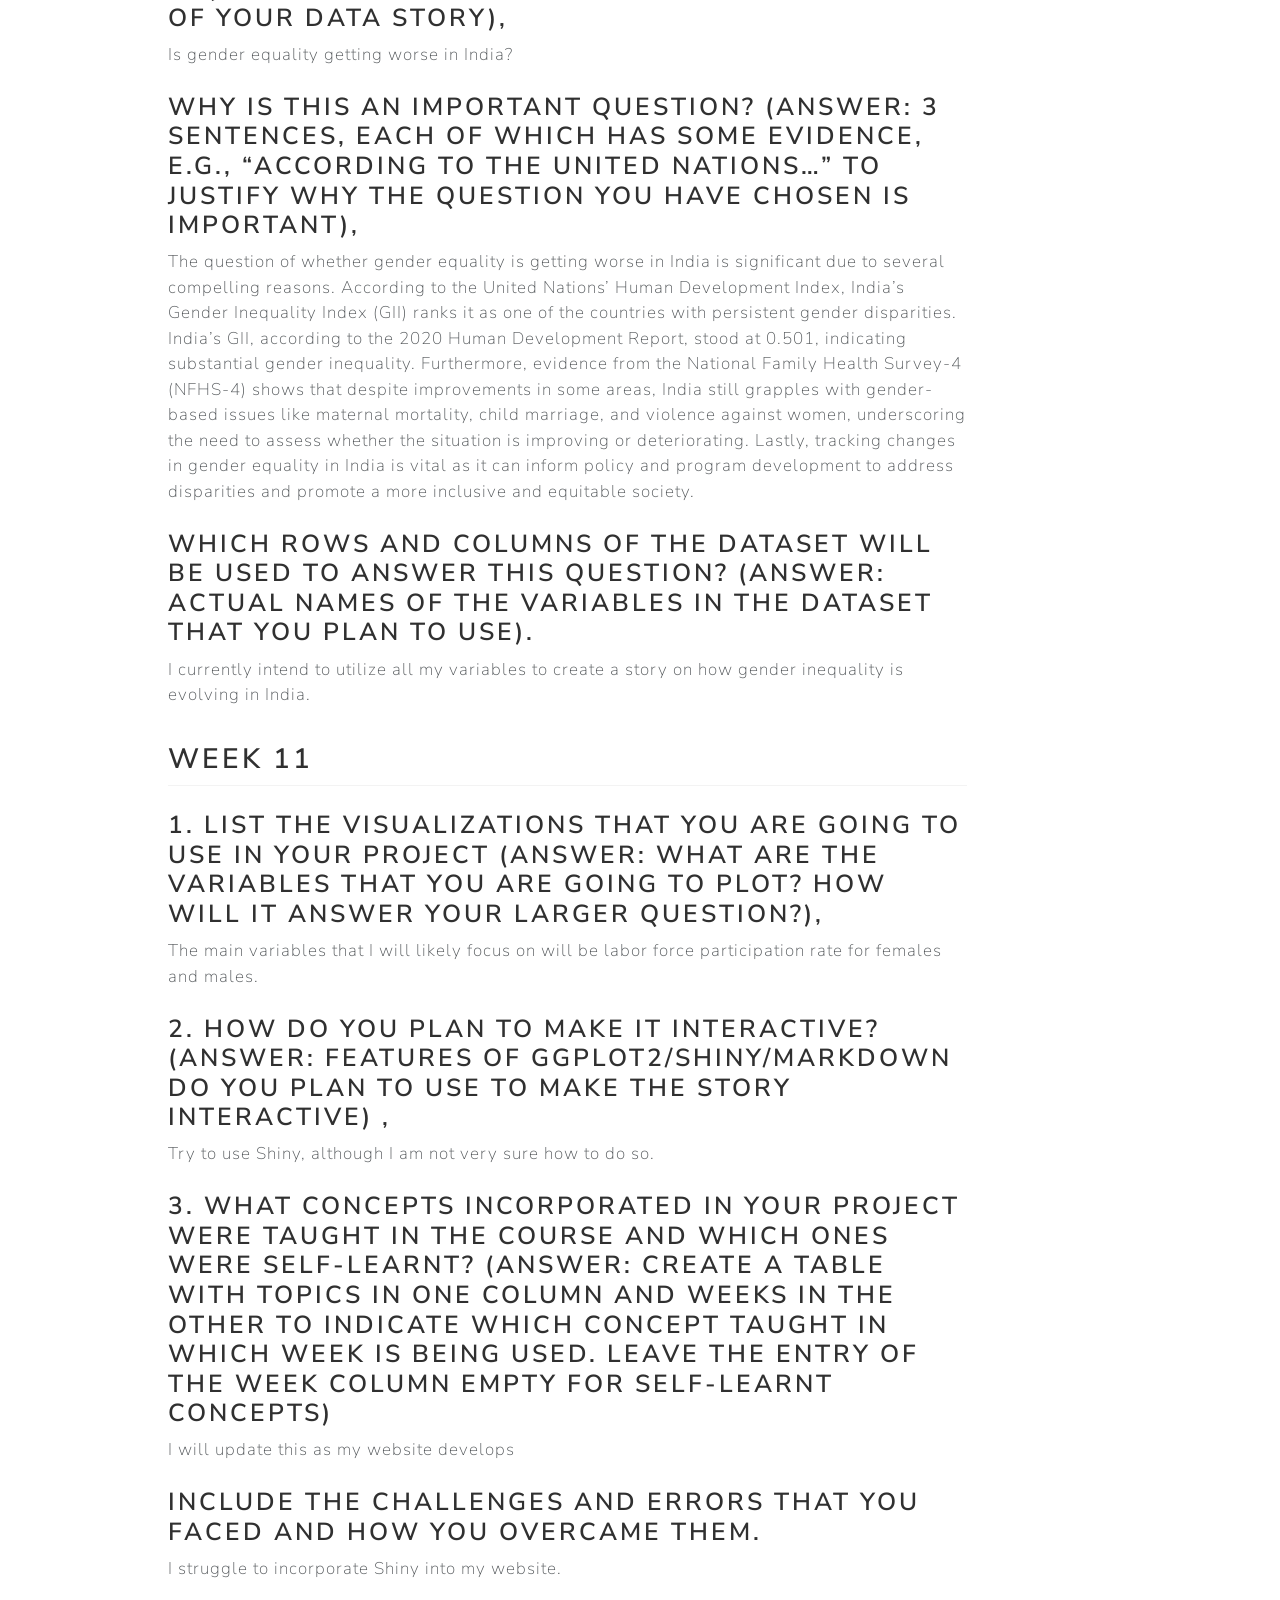
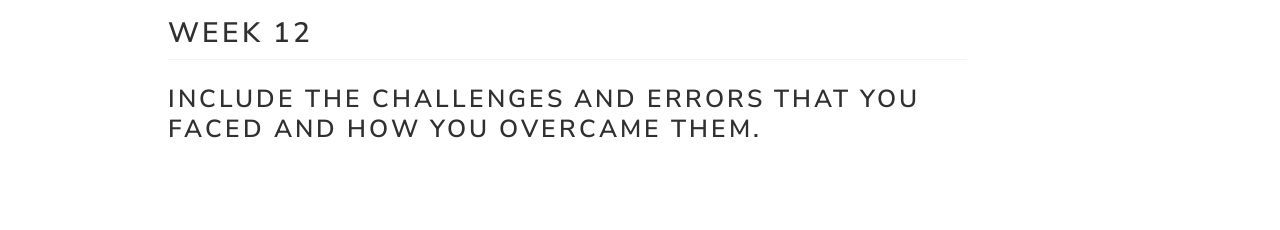
<file: docs/W12 Submission.html>
<!DOCTYPE html>
<html xmlns="http://www.w3.org/1999/xhtml" lang="en" xml:lang="en"><head>

<meta charset="utf-8">
<meta name="generator" content="quarto-1.3.353">

<meta name="viewport" content="width=device-width, initial-scale=1.0, user-scalable=yes">

<meta name="author" content="Jaren Ong">
<meta name="dcterms.date" content="2023-11-08">

<title>proj - W12 Submission</title>
<style>
code{white-space: pre-wrap;}
span.smallcaps{font-variant: small-caps;}
div.columns{display: flex; gap: min(4vw, 1.5em);}
div.column{flex: auto; overflow-x: auto;}
div.hanging-indent{margin-left: 1.5em; text-indent: -1.5em;}
ul.task-list{list-style: none;}
ul.task-list li input[type="checkbox"] {
  width: 0.8em;
  margin: 0 0.8em 0.2em -1em; /* quarto-specific, see https://github.com/quarto-dev/quarto-cli/issues/4556 */ 
  vertical-align: middle;
}
/* CSS for syntax highlighting */
pre > code.sourceCode { white-space: pre; position: relative; }
pre > code.sourceCode > span { display: inline-block; line-height: 1.25; }
pre > code.sourceCode > span:empty { height: 1.2em; }
.sourceCode { overflow: visible; }
code.sourceCode > span { color: inherit; text-decoration: inherit; }
div.sourceCode { margin: 1em 0; }
pre.sourceCode { margin: 0; }
@media screen {
div.sourceCode { overflow: auto; }
}
@media print {
pre > code.sourceCode { white-space: pre-wrap; }
pre > code.sourceCode > span { text-indent: -5em; padding-left: 5em; }
}
pre.numberSource code
  { counter-reset: source-line 0; }
pre.numberSource code > span
  { position: relative; left: -4em; counter-increment: source-line; }
pre.numberSource code > span > a:first-child::before
  { content: counter(source-line);
    position: relative; left: -1em; text-align: right; vertical-align: baseline;
    border: none; display: inline-block;
    -webkit-touch-callout: none; -webkit-user-select: none;
    -khtml-user-select: none; -moz-user-select: none;
    -ms-user-select: none; user-select: none;
    padding: 0 4px; width: 4em;
  }
pre.numberSource { margin-left: 3em;  padding-left: 4px; }
div.sourceCode
  {   }
@media screen {
pre > code.sourceCode > span > a:first-child::before { text-decoration: underline; }
}
</style>


<script src="site_libs/quarto-nav/quarto-nav.js"></script>
<script src="site_libs/quarto-nav/headroom.min.js"></script>
<script src="site_libs/clipboard/clipboard.min.js"></script>
<script src="site_libs/quarto-search/autocomplete.umd.js"></script>
<script src="site_libs/quarto-search/fuse.min.js"></script>
<script src="site_libs/quarto-search/quarto-search.js"></script>
<meta name="quarto:offset" content="./">
<script src="site_libs/quarto-html/quarto.js"></script>
<script src="site_libs/quarto-html/popper.min.js"></script>
<script src="site_libs/quarto-html/tippy.umd.min.js"></script>
<script src="site_libs/quarto-html/anchor.min.js"></script>
<link href="site_libs/quarto-html/tippy.css" rel="stylesheet">
<link href="site_libs/quarto-html/quarto-syntax-highlighting-dark.css" rel="stylesheet" id="quarto-text-highlighting-styles">
<script src="site_libs/bootstrap/bootstrap.min.js"></script>
<link href="site_libs/bootstrap/bootstrap-icons.css" rel="stylesheet">
<link href="site_libs/bootstrap/bootstrap.min.css" rel="stylesheet" id="quarto-bootstrap" data-mode="dark">
<script id="quarto-search-options" type="application/json">{
  "location": "navbar",
  "copy-button": false,
  "collapse-after": 3,
  "panel-placement": "end",
  "type": "overlay",
  "limit": 20,
  "language": {
    "search-no-results-text": "No results",
    "search-matching-documents-text": "matching documents",
    "search-copy-link-title": "Copy link to search",
    "search-hide-matches-text": "Hide additional matches",
    "search-more-match-text": "more match in this document",
    "search-more-matches-text": "more matches in this document",
    "search-clear-button-title": "Clear",
    "search-detached-cancel-button-title": "Cancel",
    "search-submit-button-title": "Submit"
  }
}</script>


<link rel="stylesheet" href="styles.css">
</head>

<body class="nav-fixed">

<div id="quarto-search-results"></div>
  <header id="quarto-header" class="headroom fixed-top">
    <nav class="navbar navbar-expand-lg navbar-dark ">
      <div class="navbar-container container-fluid">
      <div class="navbar-brand-container">
    <a class="navbar-brand" href="./index.html">
    <span class="navbar-title">proj</span>
    </a>
  </div>
            <div id="quarto-search" class="" title="Search"></div>
          <button class="navbar-toggler" type="button" data-bs-toggle="collapse" data-bs-target="#navbarCollapse" aria-controls="navbarCollapse" aria-expanded="false" aria-label="Toggle navigation" onclick="if (window.quartoToggleHeadroom) { window.quartoToggleHeadroom(); }">
  <span class="navbar-toggler-icon"></span>
</button>
          <div class="collapse navbar-collapse" id="navbarCollapse">
            <ul class="navbar-nav navbar-nav-scroll me-auto">
  <li class="nav-item">
    <a class="nav-link" href="./index.html" rel="" target="">
 <span class="menu-text">Home</span></a>
  </li>  
  <li class="nav-item">
    <a class="nav-link" href="./about.html" rel="" target="">
 <span class="menu-text">About</span></a>
  </li>  
</ul>
            <div class="quarto-navbar-tools ms-auto">
</div>
          </div> <!-- /navcollapse -->
      </div> <!-- /container-fluid -->
    </nav>
</header>
<!-- content -->
<div id="quarto-content" class="quarto-container page-columns page-rows-contents page-layout-article page-navbar">
<!-- sidebar -->
<!-- margin-sidebar -->
    <div id="quarto-margin-sidebar" class="sidebar margin-sidebar">
        <nav id="TOC" role="doc-toc" class="toc-active">
    <h2 id="toc-title">On this page</h2>
   
  <ul>
  <li><a href="#week-9" id="toc-week-9" class="nav-link active" data-scroll-target="#week-9">Week 9</a>
  <ul class="collapse">
  <li><a href="#what-is-the-topic-that-you-have-finalized" id="toc-what-is-the-topic-that-you-have-finalized" class="nav-link" data-scroll-target="#what-is-the-topic-that-you-have-finalized">What is the topic that you have finalized?</a></li>
  <li><a href="#what-are-the-data-sources-that-you-have-curated-so-far" id="toc-what-are-the-data-sources-that-you-have-curated-so-far" class="nav-link" data-scroll-target="#what-are-the-data-sources-that-you-have-curated-so-far">What are the data sources that you have curated so far?</a></li>
  </ul></li>
  <li><a href="#week-10" id="toc-week-10" class="nav-link" data-scroll-target="#week-10">Week 10</a>
  <ul class="collapse">
  <li><a href="#what-is-the-question-that-you-are-going-to-answer-answer-one-sentence-that-ends-with-a-question-mark-that-could-act-like-the-title-of-your-data-story" id="toc-what-is-the-question-that-you-are-going-to-answer-answer-one-sentence-that-ends-with-a-question-mark-that-could-act-like-the-title-of-your-data-story" class="nav-link" data-scroll-target="#what-is-the-question-that-you-are-going-to-answer-answer-one-sentence-that-ends-with-a-question-mark-that-could-act-like-the-title-of-your-data-story">What is the question that you are going to answer? (Answer: One sentence that ends with a question mark that could act like the title of your data story),</a></li>
  <li><a href="#why-is-this-an-important-question-answer-3-sentences-each-of-which-has-some-evidence-e.g.-according-to-the-united-nations-to-justify-why-the-question-you-have-chosen-is-important" id="toc-why-is-this-an-important-question-answer-3-sentences-each-of-which-has-some-evidence-e.g.-according-to-the-united-nations-to-justify-why-the-question-you-have-chosen-is-important" class="nav-link" data-scroll-target="#why-is-this-an-important-question-answer-3-sentences-each-of-which-has-some-evidence-e.g.-according-to-the-united-nations-to-justify-why-the-question-you-have-chosen-is-important">Why is this an important question? (Answer: 3 sentences, each of which has some evidence, e.g., “According to the United Nations…” to justify why the question you have chosen is important),</a></li>
  <li><a href="#which-rows-and-columns-of-the-dataset-will-be-used-to-answer-this-question-answer-actual-names-of-the-variables-in-the-dataset-that-you-plan-to-use." id="toc-which-rows-and-columns-of-the-dataset-will-be-used-to-answer-this-question-answer-actual-names-of-the-variables-in-the-dataset-that-you-plan-to-use." class="nav-link" data-scroll-target="#which-rows-and-columns-of-the-dataset-will-be-used-to-answer-this-question-answer-actual-names-of-the-variables-in-the-dataset-that-you-plan-to-use.">Which rows and columns of the dataset will be used to answer this question? (Answer: Actual names of the variables in the dataset that you plan to use).</a></li>
  </ul></li>
  <li><a href="#week-11" id="toc-week-11" class="nav-link" data-scroll-target="#week-11">Week 11</a>
  <ul class="collapse">
  <li><a href="#list-the-visualizations-that-you-are-going-to-use-in-your-project-answer-what-are-the-variables-that-you-are-going-to-plot-how-will-it-answer-your-larger-question" id="toc-list-the-visualizations-that-you-are-going-to-use-in-your-project-answer-what-are-the-variables-that-you-are-going-to-plot-how-will-it-answer-your-larger-question" class="nav-link" data-scroll-target="#list-the-visualizations-that-you-are-going-to-use-in-your-project-answer-what-are-the-variables-that-you-are-going-to-plot-how-will-it-answer-your-larger-question">1. List the visualizations that you are going to use in your project (Answer: What are the variables that you are going to plot? How will it answer your larger question?),</a></li>
  <li><a href="#how-do-you-plan-to-make-it-interactive-answer-features-of-ggplot2shinymarkdown-do-you-plan-to-use-to-make-the-story-interactive" id="toc-how-do-you-plan-to-make-it-interactive-answer-features-of-ggplot2shinymarkdown-do-you-plan-to-use-to-make-the-story-interactive" class="nav-link" data-scroll-target="#how-do-you-plan-to-make-it-interactive-answer-features-of-ggplot2shinymarkdown-do-you-plan-to-use-to-make-the-story-interactive">2. How do you plan to make it interactive? (Answer: features of ggplot2/shiny/markdown do you plan to use to make the story interactive) ,</a></li>
  <li><a href="#[base64].-leave-the-entry-of-the-week-column-empty-for-self-learnt-concepts" id="[base64].-leave-the-entry-of-the-week-column-empty-for-self-learnt-concepts" class="nav-link" data-scroll-target="#[base64].-leave-the-entry-of-the-week-column-empty-for-self-learnt-concepts">3. What concepts incorporated in your project were taught in the course and which ones were self-learnt? (Answer: Create a table with topics in one column and Weeks in the other to indicate which concept taught in which week is being used. Leave the entry of the Week column empty for self-learnt concepts)</a></li>
  <li><a href="#include-the-challenges-and-errors-that-you-faced-and-how-you-overcame-them." id="toc-include-the-challenges-and-errors-that-you-faced-and-how-you-overcame-them." class="nav-link" data-scroll-target="#include-the-challenges-and-errors-that-you-faced-and-how-you-overcame-them.">Include the challenges and errors that you faced and how you overcame them.</a></li>
  </ul></li>
  <li><a href="#week-12" id="toc-week-12" class="nav-link" data-scroll-target="#week-12">Week 12</a>
  <ul class="collapse">
  <li><a href="#include-the-challenges-and-errors-that-you-faced-and-how-you-overcame-them.-1" id="toc-include-the-challenges-and-errors-that-you-faced-and-how-you-overcame-them.-1" class="nav-link" data-scroll-target="#include-the-challenges-and-errors-that-you-faced-and-how-you-overcame-them.-1">Include the challenges and errors that you faced and how you overcame them.</a></li>
  </ul></li>
  </ul>
</nav>
    </div>
<!-- main -->
<main class="content" id="quarto-document-content">

<header id="title-block-header" class="quarto-title-block default">
<div class="quarto-title">
<h1 class="title">W12 Submission</h1>
</div>



<div class="quarto-title-meta">

    <div>
    <div class="quarto-title-meta-heading">Author</div>
    <div class="quarto-title-meta-contents">
             <p>Jaren Ong </p>
          </div>
  </div>
    
    <div>
    <div class="quarto-title-meta-heading">Published</div>
    <div class="quarto-title-meta-contents">
      <p class="date">November 8, 2023</p>
    </div>
  </div>
  
    
  </div>
  

</header>

<section id="week-9" class="level2">
<h2 class="anchored" data-anchor-id="week-9">Week 9</h2>
<section id="what-is-the-topic-that-you-have-finalized" class="level3">
<h3 class="anchored" data-anchor-id="what-is-the-topic-that-you-have-finalized">What is the topic that you have finalized?</h3>
<p>This project aims to assess gender inequality in India by comparing female and male labor force participation rates and education levels, shedding light on disparities in economic and educational opportunities.</p>
</section>
<section id="what-are-the-data-sources-that-you-have-curated-so-far" class="level3">
<h3 class="anchored" data-anchor-id="what-are-the-data-sources-that-you-have-curated-so-far">What are the data sources that you have curated so far?</h3>
<p>I have attached the data set I curated in the csv file below.</p>
<div class="cell">
<div class="sourceCode cell-code" id="cb1"><pre class="sourceCode r code-with-copy"><code class="sourceCode r"><span id="cb1-1"><a href="#cb1-1" aria-hidden="true" tabindex="-1"></a><span class="co"># Read data from CSV file</span></span>
<span id="cb1-2"><a href="#cb1-2" aria-hidden="true" tabindex="-1"></a></span>
<span id="cb1-3"><a href="#cb1-3" aria-hidden="true" tabindex="-1"></a>data <span class="ot">&lt;-</span> <span class="fu">read.csv</span>(<span class="st">"/Users/jaren/Desktop/NM2207 Updated Data.csv"</span>)</span>
<span id="cb1-4"><a href="#cb1-4" aria-hidden="true" tabindex="-1"></a></span>
<span id="cb1-5"><a href="#cb1-5" aria-hidden="true" tabindex="-1"></a><span class="fu">head</span>(data)  <span class="co"># View the first few rows</span></span></code><button title="Copy to Clipboard" class="code-copy-button"><i class="bi"></i></button></pre></div>
<div class="cell-output cell-output-stdout">
<pre><code>            X
1      Region
2 Subnational
3   Frequency
4        Unit
5      Source
6      Status
  Employment.To.Population.Ratio..Modeled.ILO.Estimate..Aged.15...Male
1                                                                India
2                                                                     
3                                    Annual, ending "Dec" of each year
4                                                                    %
5                                                           World Bank
6                                                               Active
  Employment.To.Population.Ratio..Modeled.ILO.Estimate..Aged.15...Female
1                                                                  India
2                                                                       
3                                      Annual, ending "Dec" of each year
4                                                                      %
5                                                             World Bank
6                                                                 Active
  Vulnerable.Employment..Modeled.ILO.Estimate..Male....of.Male.Employment
1                                                                   India
2                                                                        
3                                       Annual, ending "Dec" of each year
4                                                                       %
5                                                              World Bank
6                                                                  Active
  Vulnerable.Employment..Modeled.ILO.Estimate..Female....of.Female.Employment
1                                                                       India
2                                                                            
3                                           Annual, ending "Dec" of each year
4                                                                           %
5                                                                  World Bank
6                                                                      Active
  Share.of.Female.Employment.in.Senior.and.Middle.Management
1                                                      India
2                                                           
3                          Annual, ending "Dec" of each year
4                                                          %
5                                                 World Bank
6                                                     Active
  Unemployment..Modeled.ILO.Estimate..Male....of.Male.Labour.Force
1                                                            India
2                                                                 
3                                Annual, ending "Dec" of each year
4                                                                %
5                                                       World Bank
6                                                           Active
  Unemployment..Modeled.ILO.Estimate..Female....of.Female.Labour.Force
1                                                                India
2                                                                     
3                                    Annual, ending "Dec" of each year
4                                                                    %
5                                                           World Bank
6                                                               Active
  Share.of.Youth.Not.in.Education..Employment.or.Training..Male....of.Male.Youth.Population
1                                                                                     India
2                                                                                          
3                                                         Annual, ending "Dec" of each year
4                                                                                         %
5                                                                                World Bank
6                                                                                    Active
  Share.of.Youth.Not.in.Education..Employment.or.Training..Female....of.Female.Youth.Population
1                                                                                         India
2                                                                                              
3                                                             Annual, ending "Dec" of each year
4                                                                                             %
5                                                                                    World Bank
6                                                                                        Active
  Labour.Force.Participation.Rate..Modeled.ILO.Estimate..Female....of.Female.Population.Aged.15.
1                                                                                          India
2                                                                                               
3                                                              Annual, ending "Dec" of each year
4                                                                                              %
5                                                                                     World Bank
6                                                                                         Active
  Labour.Force.Participation.Rate..Modeled.ILO.Estimate..Male....of.Male.Population.Aged.15.
1                                                                                      India
2                                                                                           
3                                                          Annual, ending "Dec" of each year
4                                                                                          %
5                                                                                 World Bank
6                                                                                     Active
           Female.Headed.Households
1                             India
2                                  
3 Annual, ending "Dec" of each year
4                                 %
5                        World Bank
6                            Active
  Women.Who.were.First.Married.by.Age.15....of.Women.Aged.20.24
1                                                         India
2                                                              
3                             Annual, ending "Dec" of each year
4                                                             %
5                                                    World Bank
6                                                        Active
  Women.Who.were.First.Married.by.Age.18....of.Women.Aged.20.24
1                                                         India
2                                                              
3                             Annual, ending "Dec" of each year
4                                                             %
5                                                    World Bank
6                                                        Active
  Labour.Force..Female....of.Total.Labour.Force
1                                         India
2                                              
3             Annual, ending "Dec" of each year
4                                             %
5                                    World Bank
6                                        Active
  Labour.Force.With.Advanced.Education..Female....of.Female.Working.age.Population
1                                                                            India
2                                                                                 
3                                                Annual, ending "Dec" of each year
4                                                                                %
5                                                                       World Bank
6                                                                           Active
  Labour.Force.With.Intermediate.Education..Female....of.Female.Working.age.Population
1                                                                                India
2                                                                                     
3                                                    Annual, ending "Dec" of each year
4                                                                                    %
5                                                                           World Bank
6                                                                               Active
  Labour.Force.With.Basic.Education..Female....of.Female.Working.age.Population
1                                                                         India
2                                                                              
3                                             Annual, ending "Dec" of each year
4                                                                             %
5                                                                    World Bank
6                                                                        Active
  Labour.Force.With.Advanced.Education..Male....of.Male.Working.age.Population
1                                                                        India
2                                                                             
3                                            Annual, ending "Dec" of each year
4                                                                            %
5                                                                   World Bank
6                                                                       Active
  Labour.Force.With.Intermediate.Education..Male....of.Male.Working.age.Population
1                                                                            India
2                                                                                 
3                                                Annual, ending "Dec" of each year
4                                                                                %
5                                                                       World Bank
6                                                                           Active
  Labour.Force.With.Basic.Education..Male....of.Male.Working.age.Population
1                                                                     India
2                                                                          
3                                         Annual, ending "Dec" of each year
4                                                                         %
5                                                                World Bank
6                                                                    Active</code></pre>
</div>
<div class="sourceCode cell-code" id="cb3"><pre class="sourceCode r code-with-copy"><code class="sourceCode r"><span id="cb3-1"><a href="#cb3-1" aria-hidden="true" tabindex="-1"></a><span class="fu">summary</span>(data)</span></code><button title="Copy to Clipboard" class="code-copy-button"><i class="bi"></i></button></pre></div>
<div class="cell-output cell-output-stdout">
<pre><code>      X            
 Length:59         
 Class :character  
 Mode  :character  
 Employment.To.Population.Ratio..Modeled.ILO.Estimate..Aged.15...Male
 Length:59                                                           
 Class :character                                                    
 Mode  :character                                                    
 Employment.To.Population.Ratio..Modeled.ILO.Estimate..Aged.15...Female
 Length:59                                                             
 Class :character                                                      
 Mode  :character                                                      
 Vulnerable.Employment..Modeled.ILO.Estimate..Male....of.Male.Employment
 Length:59                                                              
 Class :character                                                       
 Mode  :character                                                       
 Vulnerable.Employment..Modeled.ILO.Estimate..Female....of.Female.Employment
 Length:59                                                                  
 Class :character                                                           
 Mode  :character                                                           
 Share.of.Female.Employment.in.Senior.and.Middle.Management
 Length:59                                                 
 Class :character                                          
 Mode  :character                                          
 Unemployment..Modeled.ILO.Estimate..Male....of.Male.Labour.Force
 Length:59                                                       
 Class :character                                                
 Mode  :character                                                
 Unemployment..Modeled.ILO.Estimate..Female....of.Female.Labour.Force
 Length:59                                                           
 Class :character                                                    
 Mode  :character                                                    
 Share.of.Youth.Not.in.Education..Employment.or.Training..Male....of.Male.Youth.Population
 Length:59                                                                                
 Class :character                                                                         
 Mode  :character                                                                         
 Share.of.Youth.Not.in.Education..Employment.or.Training..Female....of.Female.Youth.Population
 Length:59                                                                                    
 Class :character                                                                             
 Mode  :character                                                                             
 Labour.Force.Participation.Rate..Modeled.ILO.Estimate..Female....of.Female.Population.Aged.15.
 Length:59                                                                                     
 Class :character                                                                              
 Mode  :character                                                                              
 Labour.Force.Participation.Rate..Modeled.ILO.Estimate..Male....of.Male.Population.Aged.15.
 Length:59                                                                                 
 Class :character                                                                          
 Mode  :character                                                                          
 Female.Headed.Households
 Length:59               
 Class :character        
 Mode  :character        
 Women.Who.were.First.Married.by.Age.15....of.Women.Aged.20.24
 Length:59                                                    
 Class :character                                             
 Mode  :character                                             
 Women.Who.were.First.Married.by.Age.18....of.Women.Aged.20.24
 Length:59                                                    
 Class :character                                             
 Mode  :character                                             
 Labour.Force..Female....of.Total.Labour.Force
 Length:59                                    
 Class :character                             
 Mode  :character                             
 Labour.Force.With.Advanced.Education..Female....of.Female.Working.age.Population
 Length:59                                                                       
 Class :character                                                                
 Mode  :character                                                                
 Labour.Force.With.Intermediate.Education..Female....of.Female.Working.age.Population
 Length:59                                                                           
 Class :character                                                                    
 Mode  :character                                                                    
 Labour.Force.With.Basic.Education..Female....of.Female.Working.age.Population
 Length:59                                                                    
 Class :character                                                             
 Mode  :character                                                             
 Labour.Force.With.Advanced.Education..Male....of.Male.Working.age.Population
 Length:59                                                                   
 Class :character                                                            
 Mode  :character                                                            
 Labour.Force.With.Intermediate.Education..Male....of.Male.Working.age.Population
 Length:59                                                                       
 Class :character                                                                
 Mode  :character                                                                
 Labour.Force.With.Basic.Education..Male....of.Male.Working.age.Population
 Length:59                                                                
 Class :character                                                         
 Mode  :character                                                         </code></pre>
</div>
</div>
</section>
</section>
<section id="week-10" class="level2">
<h2 class="anchored" data-anchor-id="week-10">Week 10</h2>
<section id="what-is-the-question-that-you-are-going-to-answer-answer-one-sentence-that-ends-with-a-question-mark-that-could-act-like-the-title-of-your-data-story" class="level3">
<h3 class="anchored" data-anchor-id="what-is-the-question-that-you-are-going-to-answer-answer-one-sentence-that-ends-with-a-question-mark-that-could-act-like-the-title-of-your-data-story">What is the question that you are going to answer? (Answer: One sentence that ends with a question mark that could act like the title of your data story),</h3>
<p>Is gender equality getting worse in India?</p>
</section>
<section id="why-is-this-an-important-question-answer-3-sentences-each-of-which-has-some-evidence-e.g.-according-to-the-united-nations-to-justify-why-the-question-you-have-chosen-is-important" class="level3">
<h3 class="anchored" data-anchor-id="why-is-this-an-important-question-answer-3-sentences-each-of-which-has-some-evidence-e.g.-according-to-the-united-nations-to-justify-why-the-question-you-have-chosen-is-important">Why is this an important question? (Answer: 3 sentences, each of which has some evidence, e.g., “According to the United Nations…” to justify why the question you have chosen is important),</h3>
<p>The question of whether gender equality is getting worse in India is significant due to several compelling reasons. According to the United Nations’ Human Development Index, India’s Gender Inequality Index (GII) ranks it as one of the countries with persistent gender disparities. India’s GII, according to the 2020 Human Development Report, stood at 0.501, indicating substantial gender inequality. Furthermore, evidence from the National Family Health Survey-4 (NFHS-4) shows that despite improvements in some areas, India still grapples with gender-based issues like maternal mortality, child marriage, and violence against women, underscoring the need to assess whether the situation is improving or deteriorating. Lastly, tracking changes in gender equality in India is vital as it can inform policy and program development to address disparities and promote a more inclusive and equitable society.</p>
</section>
<section id="which-rows-and-columns-of-the-dataset-will-be-used-to-answer-this-question-answer-actual-names-of-the-variables-in-the-dataset-that-you-plan-to-use." class="level3">
<h3 class="anchored" data-anchor-id="which-rows-and-columns-of-the-dataset-will-be-used-to-answer-this-question-answer-actual-names-of-the-variables-in-the-dataset-that-you-plan-to-use.">Which rows and columns of the dataset will be used to answer this question? (Answer: Actual names of the variables in the dataset that you plan to use).</h3>
<p>I currently intend to utilize all my variables to create a story on how gender inequality is evolving in India.</p>
</section>
</section>
<section id="week-11" class="level2">
<h2 class="anchored" data-anchor-id="week-11">Week 11</h2>
<section id="list-the-visualizations-that-you-are-going-to-use-in-your-project-answer-what-are-the-variables-that-you-are-going-to-plot-how-will-it-answer-your-larger-question" class="level3">
<h3 class="anchored" data-anchor-id="list-the-visualizations-that-you-are-going-to-use-in-your-project-answer-what-are-the-variables-that-you-are-going-to-plot-how-will-it-answer-your-larger-question">1. List the visualizations that you are going to use in your project (Answer: What are the variables that you are going to plot? How will it answer your larger question?),</h3>
<p>The main variables that I will likely focus on will be labor force participation rate for females and males.</p>
</section>
<section id="how-do-you-plan-to-make-it-interactive-answer-features-of-ggplot2shinymarkdown-do-you-plan-to-use-to-make-the-story-interactive" class="level3">
<h3 class="anchored" data-anchor-id="how-do-you-plan-to-make-it-interactive-answer-features-of-ggplot2shinymarkdown-do-you-plan-to-use-to-make-the-story-interactive">2. How do you plan to make it interactive? (Answer: features of ggplot2/shiny/markdown do you plan to use to make the story interactive) ,</h3>
<p>Try to use Shiny, although I am not very sure how to do so.</p>
</section>
<section id="[base64].-leave-the-entry-of-the-week-column-empty-for-self-learnt-concepts" class="level3">
<h3 class="anchored" data-anchor-id="[base64].-leave-the-entry-of-the-week-column-empty-for-self-learnt-concepts">3. What concepts incorporated in your project were taught in the course and which ones were self-learnt? (Answer: Create a table with topics in one column and Weeks in the other to indicate which concept taught in which week is being used. Leave the entry of the Week column empty for self-learnt concepts)</h3>
<p>I will update this as my website develops</p>
</section>
<section id="include-the-challenges-and-errors-that-you-faced-and-how-you-overcame-them." class="level3">
<h3 class="anchored" data-anchor-id="include-the-challenges-and-errors-that-you-faced-and-how-you-overcame-them.">Include the challenges and errors that you faced and how you overcame them.</h3>
<p>I struggle to incorporate Shiny into my website.</p>
</section>
</section>
<section id="week-12" class="level2">
<h2 class="anchored" data-anchor-id="week-12">Week 12</h2>
<section id="include-the-challenges-and-errors-that-you-faced-and-how-you-overcame-them.-1" class="level3">
<h3 class="anchored" data-anchor-id="include-the-challenges-and-errors-that-you-faced-and-how-you-overcame-them.-1">Include the challenges and errors that you faced and how you overcame them.</h3>


</section>
</section>

</main> <!-- /main -->
<script id="quarto-html-after-body" type="application/javascript">
window.document.addEventListener("DOMContentLoaded", function (event) {
  const toggleBodyColorMode = (bsSheetEl) => {
    const mode = bsSheetEl.getAttribute("data-mode");
    const bodyEl = window.document.querySelector("body");
    if (mode === "dark") {
      bodyEl.classList.add("quarto-dark");
      bodyEl.classList.remove("quarto-light");
    } else {
      bodyEl.classList.add("quarto-light");
      bodyEl.classList.remove("quarto-dark");
    }
  }
  const toggleBodyColorPrimary = () => {
    const bsSheetEl = window.document.querySelector("link#quarto-bootstrap");
    if (bsSheetEl) {
      toggleBodyColorMode(bsSheetEl);
    }
  }
  toggleBodyColorPrimary();  
  const icon = "";
  const anchorJS = new window.AnchorJS();
  anchorJS.options = {
    placement: 'right',
    icon: icon
  };
  anchorJS.add('.anchored');
  const isCodeAnnotation = (el) => {
    for (const clz of el.classList) {
      if (clz.startsWith('code-annotation-')) {                     
        return true;
      }
    }
    return false;
  }
  const clipboard = new window.ClipboardJS('.code-copy-button', {
    text: function(trigger) {
      const codeEl = trigger.previousElementSibling.cloneNode(true);
      for (const childEl of codeEl.children) {
        if (isCodeAnnotation(childEl)) {
          childEl.remove();
        }
      }
      return codeEl.innerText;
    }
  });
  clipboard.on('success', function(e) {
    // button target
    const button = e.trigger;
    // don't keep focus
    button.blur();
    // flash "checked"
    button.classList.add('code-copy-button-checked');
    var currentTitle = button.getAttribute("title");
    button.setAttribute("title", "Copied!");
    let tooltip;
    if (window.bootstrap) {
      button.setAttribute("data-bs-toggle", "tooltip");
      button.setAttribute("data-bs-placement", "left");
      button.setAttribute("data-bs-title", "Copied!");
      tooltip = new bootstrap.Tooltip(button, 
        { trigger: "manual", 
          customClass: "code-copy-button-tooltip",
          offset: [0, -8]});
      tooltip.show();    
    }
    setTimeout(function() {
      if (tooltip) {
        tooltip.hide();
        button.removeAttribute("data-bs-title");
        button.removeAttribute("data-bs-toggle");
        button.removeAttribute("data-bs-placement");
      }
      button.setAttribute("title", currentTitle);
      button.classList.remove('code-copy-button-checked');
    }, 1000);
    // clear code selection
    e.clearSelection();
  });
  function tippyHover(el, contentFn) {
    const config = {
      allowHTML: true,
      content: contentFn,
      maxWidth: 500,
      delay: 100,
      arrow: false,
      appendTo: function(el) {
          return el.parentElement;
      },
      interactive: true,
      interactiveBorder: 10,
      theme: 'quarto',
      placement: 'bottom-start'
    };
    window.tippy(el, config); 
  }
  const noterefs = window.document.querySelectorAll('a[role="doc-noteref"]');
  for (var i=0; i<noterefs.length; i++) {
    const ref = noterefs[i];
    tippyHover(ref, function() {
      // use id or data attribute instead here
      let href = ref.getAttribute('data-footnote-href') || ref.getAttribute('href');
      try { href = new URL(href).hash; } catch {}
      const id = href.replace(/^#\/?/, "");
      const note = window.document.getElementById(id);
      return note.innerHTML;
    });
  }
      let selectedAnnoteEl;
      const selectorForAnnotation = ( cell, annotation) => {
        let cellAttr = 'data-code-cell="' + cell + '"';
        let lineAttr = 'data-code-annotation="' +  annotation + '"';
        const selector = 'span[' + cellAttr + '][' + lineAttr + ']';
        return selector;
      }
      const selectCodeLines = (annoteEl) => {
        const doc = window.document;
        const targetCell = annoteEl.getAttribute("data-target-cell");
        const targetAnnotation = annoteEl.getAttribute("data-target-annotation");
        const annoteSpan = window.document.querySelector(selectorForAnnotation(targetCell, targetAnnotation));
        const lines = annoteSpan.getAttribute("data-code-lines").split(",");
        const lineIds = lines.map((line) => {
          return targetCell + "-" + line;
        })
        let top = null;
        let height = null;
        let parent = null;
        if (lineIds.length > 0) {
            //compute the position of the single el (top and bottom and make a div)
            const el = window.document.getElementById(lineIds[0]);
            top = el.offsetTop;
            height = el.offsetHeight;
            parent = el.parentElement.parentElement;
          if (lineIds.length > 1) {
            const lastEl = window.document.getElementById(lineIds[lineIds.length - 1]);
            const bottom = lastEl.offsetTop + lastEl.offsetHeight;
            height = bottom - top;
          }
          if (top !== null && height !== null && parent !== null) {
            // cook up a div (if necessary) and position it 
            let div = window.document.getElementById("code-annotation-line-highlight");
            if (div === null) {
              div = window.document.createElement("div");
              div.setAttribute("id", "code-annotation-line-highlight");
              div.style.position = 'absolute';
              parent.appendChild(div);
            }
            div.style.top = top - 2 + "px";
            div.style.height = height + 4 + "px";
            let gutterDiv = window.document.getElementById("code-annotation-line-highlight-gutter");
            if (gutterDiv === null) {
              gutterDiv = window.document.createElement("div");
              gutterDiv.setAttribute("id", "code-annotation-line-highlight-gutter");
              gutterDiv.style.position = 'absolute';
              const codeCell = window.document.getElementById(targetCell);
              const gutter = codeCell.querySelector('.code-annotation-gutter');
              gutter.appendChild(gutterDiv);
            }
            gutterDiv.style.top = top - 2 + "px";
            gutterDiv.style.height = height + 4 + "px";
          }
          selectedAnnoteEl = annoteEl;
        }
      };
      const unselectCodeLines = () => {
        const elementsIds = ["code-annotation-line-highlight", "code-annotation-line-highlight-gutter"];
        elementsIds.forEach((elId) => {
          const div = window.document.getElementById(elId);
          if (div) {
            div.remove();
          }
        });
        selectedAnnoteEl = undefined;
      };
      // Attach click handler to the DT
      const annoteDls = window.document.querySelectorAll('dt[data-target-cell]');
      for (const annoteDlNode of annoteDls) {
        annoteDlNode.addEventListener('click', (event) => {
          const clickedEl = event.target;
          if (clickedEl !== selectedAnnoteEl) {
            unselectCodeLines();
            const activeEl = window.document.querySelector('dt[data-target-cell].code-annotation-active');
            if (activeEl) {
              activeEl.classList.remove('code-annotation-active');
            }
            selectCodeLines(clickedEl);
            clickedEl.classList.add('code-annotation-active');
          } else {
            // Unselect the line
            unselectCodeLines();
            clickedEl.classList.remove('code-annotation-active');
          }
        });
      }
  const findCites = (el) => {
    const parentEl = el.parentElement;
    if (parentEl) {
      const cites = parentEl.dataset.cites;
      if (cites) {
        return {
          el,
          cites: cites.split(' ')
        };
      } else {
        return findCites(el.parentElement)
      }
    } else {
      return undefined;
    }
  };
  var bibliorefs = window.document.querySelectorAll('a[role="doc-biblioref"]');
  for (var i=0; i<bibliorefs.length; i++) {
    const ref = bibliorefs[i];
    const citeInfo = findCites(ref);
    if (citeInfo) {
      tippyHover(citeInfo.el, function() {
        var popup = window.document.createElement('div');
        citeInfo.cites.forEach(function(cite) {
          var citeDiv = window.document.createElement('div');
          citeDiv.classList.add('hanging-indent');
          citeDiv.classList.add('csl-entry');
          var biblioDiv = window.document.getElementById('ref-' + cite);
          if (biblioDiv) {
            citeDiv.innerHTML = biblioDiv.innerHTML;
          }
          popup.appendChild(citeDiv);
        });
        return popup.innerHTML;
      });
    }
  }
});
</script>
</div> <!-- /content -->



</body></html>
</file>
<file: docs/site_libs/quarto-html/tippy.css>
.tippy-box[data-animation=fade][data-state=hidden]{opacity:0}[data-tippy-root]{max-width:calc(100vw - 10px)}.tippy-box{position:relative;background-color:#333;color:#fff;border-radius:4px;font-size:14px;line-height:1.4;white-space:normal;outline:0;transition-property:transform,visibility,opacity}.tippy-box[data-placement^=top]>.tippy-arrow{bottom:0}.tippy-box[data-placement^=top]>.tippy-arrow:before{bottom:-7px;left:0;border-width:8px 8px 0;border-top-color:initial;transform-origin:center top}.tippy-box[data-placement^=bottom]>.tippy-arrow{top:0}.tippy-box[data-placement^=bottom]>.tippy-arrow:before{top:-7px;left:0;border-width:0 8px 8px;border-bottom-color:initial;transform-origin:center bottom}.tippy-box[data-placement^=left]>.tippy-arrow{right:0}.tippy-box[data-placement^=left]>.tippy-arrow:before{border-width:8px 0 8px 8px;border-left-color:initial;right:-7px;transform-origin:center left}.tippy-box[data-placement^=right]>.tippy-arrow{left:0}.tippy-box[data-placement^=right]>.tippy-arrow:before{left:-7px;border-width:8px 8px 8px 0;border-right-color:initial;transform-origin:center right}.tippy-box[data-inertia][data-state=visible]{transition-timing-function:cubic-bezier(.54,1.5,.38,1.11)}.tippy-arrow{width:16px;height:16px;color:#333}.tippy-arrow:before{content:"";position:absolute;border-color:transparent;border-style:solid}.tippy-content{position:relative;padding:5px 9px;z-index:1}
</file>
<file: docs/site_libs/quarto-html/quarto-syntax-highlighting.css>
/* quarto syntax highlight colors */
:root {
  --quarto-hl-ot-color: #003B4F;
  --quarto-hl-at-color: #657422;
  --quarto-hl-ss-color: #20794D;
  --quarto-hl-an-color: #5E5E5E;
  --quarto-hl-fu-color: #4758AB;
  --quarto-hl-st-color: #20794D;
  --quarto-hl-cf-color: #003B4F;
  --quarto-hl-op-color: #5E5E5E;
  --quarto-hl-er-color: #AD0000;
  --quarto-hl-bn-color: #AD0000;
  --quarto-hl-al-color: #AD0000;
  --quarto-hl-va-color: #111111;
  --quarto-hl-bu-color: inherit;
  --quarto-hl-ex-color: inherit;
  --quarto-hl-pp-color: #AD0000;
  --quarto-hl-in-color: #5E5E5E;
  --quarto-hl-vs-color: #20794D;
  --quarto-hl-wa-color: #5E5E5E;
  --quarto-hl-do-color: #5E5E5E;
  --quarto-hl-im-color: #00769E;
  --quarto-hl-ch-color: #20794D;
  --quarto-hl-dt-color: #AD0000;
  --quarto-hl-fl-color: #AD0000;
  --quarto-hl-co-color: #5E5E5E;
  --quarto-hl-cv-color: #5E5E5E;
  --quarto-hl-cn-color: #8f5902;
  --quarto-hl-sc-color: #5E5E5E;
  --quarto-hl-dv-color: #AD0000;
  --quarto-hl-kw-color: #003B4F;
}

/* other quarto variables */
:root {
  --quarto-font-monospace: SFMono-Regular, Menlo, Monaco, Consolas, "Liberation Mono", "Courier New", monospace;
}

pre > code.sourceCode > span {
  color: #003B4F;
}

code span {
  color: #003B4F;
}

code.sourceCode > span {
  color: #003B4F;
}

div.sourceCode,
div.sourceCode pre.sourceCode {
  color: #003B4F;
}

code span.ot {
  color: #003B4F;
  font-style: inherit;
}

code span.at {
  color: #657422;
  font-style: inherit;
}

code span.ss {
  color: #20794D;
  font-style: inherit;
}

code span.an {
  color: #5E5E5E;
  font-style: inherit;
}

code span.fu {
  color: #4758AB;
  font-style: inherit;
}

code span.st {
  color: #20794D;
  font-style: inherit;
}

code span.cf {
  color: #003B4F;
  font-style: inherit;
}

code span.op {
  color: #5E5E5E;
  font-style: inherit;
}

code span.er {
  color: #AD0000;
  font-style: inherit;
}

code span.bn {
  color: #AD0000;
  font-style: inherit;
}

code span.al {
  color: #AD0000;
  font-style: inherit;
}

code span.va {
  color: #111111;
  font-style: inherit;
}

code span.bu {
  font-style: inherit;
}

code span.ex {
  font-style: inherit;
}

code span.pp {
  color: #AD0000;
  font-style: inherit;
}

code span.in {
  color: #5E5E5E;
  font-style: inherit;
}

code span.vs {
  color: #20794D;
  font-style: inherit;
}

code span.wa {
  color: #5E5E5E;
  font-style: italic;
}

code span.do {
  color: #5E5E5E;
  font-style: italic;
}

code span.im {
  color: #00769E;
  font-style: inherit;
}

code span.ch {
  color: #20794D;
  font-style: inherit;
}

code span.dt {
  color: #AD0000;
  font-style: inherit;
}

code span.fl {
  color: #AD0000;
  font-style: inherit;
}

code span.co {
  color: #5E5E5E;
  font-style: inherit;
}

code span.cv {
  color: #5E5E5E;
  font-style: italic;
}

code span.cn {
  color: #8f5902;
  font-style: inherit;
}

code span.sc {
  color: #5E5E5E;
  font-style: inherit;
}

code span.dv {
  color: #AD0000;
  font-style: inherit;
}

code span.kw {
  color: #003B4F;
  font-style: inherit;
}

.prevent-inlining {
  content: "</";
}

/*# sourceMappingURL=debc5d5d77c3f9108843748ff7464032.css.map */
</file>
<file: docs/styles.css>
/* css styles */
</file>
<file: _site/site_libs/quarto-html/tippy.css>
.tippy-box[data-animation=fade][data-state=hidden]{opacity:0}[data-tippy-root]{max-width:calc(100vw - 10px)}.tippy-box{position:relative;background-color:#333;color:#fff;border-radius:4px;font-size:14px;line-height:1.4;white-space:normal;outline:0;transition-property:transform,visibility,opacity}.tippy-box[data-placement^=top]>.tippy-arrow{bottom:0}.tippy-box[data-placement^=top]>.tippy-arrow:before{bottom:-7px;left:0;border-width:8px 8px 0;border-top-color:initial;transform-origin:center top}.tippy-box[data-placement^=bottom]>.tippy-arrow{top:0}.tippy-box[data-placement^=bottom]>.tippy-arrow:before{top:-7px;left:0;border-width:0 8px 8px;border-bottom-color:initial;transform-origin:center bottom}.tippy-box[data-placement^=left]>.tippy-arrow{right:0}.tippy-box[data-placement^=left]>.tippy-arrow:before{border-width:8px 0 8px 8px;border-left-color:initial;right:-7px;transform-origin:center left}.tippy-box[data-placement^=right]>.tippy-arrow{left:0}.tippy-box[data-placement^=right]>.tippy-arrow:before{left:-7px;border-width:8px 8px 8px 0;border-right-color:initial;transform-origin:center right}.tippy-box[data-inertia][data-state=visible]{transition-timing-function:cubic-bezier(.54,1.5,.38,1.11)}.tippy-arrow{width:16px;height:16px;color:#333}.tippy-arrow:before{content:"";position:absolute;border-color:transparent;border-style:solid}.tippy-content{position:relative;padding:5px 9px;z-index:1}
</file>
<file: _site/site_libs/quarto-html/quarto-syntax-highlighting.css>
/* quarto syntax highlight colors */
:root {
  --quarto-hl-ot-color: #003B4F;
  --quarto-hl-at-color: #657422;
  --quarto-hl-ss-color: #20794D;
  --quarto-hl-an-color: #5E5E5E;
  --quarto-hl-fu-color: #4758AB;
  --quarto-hl-st-color: #20794D;
  --quarto-hl-cf-color: #003B4F;
  --quarto-hl-op-color: #5E5E5E;
  --quarto-hl-er-color: #AD0000;
  --quarto-hl-bn-color: #AD0000;
  --quarto-hl-al-color: #AD0000;
  --quarto-hl-va-color: #111111;
  --quarto-hl-bu-color: inherit;
  --quarto-hl-ex-color: inherit;
  --quarto-hl-pp-color: #AD0000;
  --quarto-hl-in-color: #5E5E5E;
  --quarto-hl-vs-color: #20794D;
  --quarto-hl-wa-color: #5E5E5E;
  --quarto-hl-do-color: #5E5E5E;
  --quarto-hl-im-color: #00769E;
  --quarto-hl-ch-color: #20794D;
  --quarto-hl-dt-color: #AD0000;
  --quarto-hl-fl-color: #AD0000;
  --quarto-hl-co-color: #5E5E5E;
  --quarto-hl-cv-color: #5E5E5E;
  --quarto-hl-cn-color: #8f5902;
  --quarto-hl-sc-color: #5E5E5E;
  --quarto-hl-dv-color: #AD0000;
  --quarto-hl-kw-color: #003B4F;
}

/* other quarto variables */
:root {
  --quarto-font-monospace: SFMono-Regular, Menlo, Monaco, Consolas, "Liberation Mono", "Courier New", monospace;
}

pre > code.sourceCode > span {
  color: #003B4F;
}

code span {
  color: #003B4F;
}

code.sourceCode > span {
  color: #003B4F;
}

div.sourceCode,
div.sourceCode pre.sourceCode {
  color: #003B4F;
}

code span.ot {
  color: #003B4F;
  font-style: inherit;
}

code span.at {
  color: #657422;
  font-style: inherit;
}

code span.ss {
  color: #20794D;
  font-style: inherit;
}

code span.an {
  color: #5E5E5E;
  font-style: inherit;
}

code span.fu {
  color: #4758AB;
  font-style: inherit;
}

code span.st {
  color: #20794D;
  font-style: inherit;
}

code span.cf {
  color: #003B4F;
  font-style: inherit;
}

code span.op {
  color: #5E5E5E;
  font-style: inherit;
}

code span.er {
  color: #AD0000;
  font-style: inherit;
}

code span.bn {
  color: #AD0000;
  font-style: inherit;
}

code span.al {
  color: #AD0000;
  font-style: inherit;
}

code span.va {
  color: #111111;
  font-style: inherit;
}

code span.bu {
  font-style: inherit;
}

code span.ex {
  font-style: inherit;
}

code span.pp {
  color: #AD0000;
  font-style: inherit;
}

code span.in {
  color: #5E5E5E;
  font-style: inherit;
}

code span.vs {
  color: #20794D;
  font-style: inherit;
}

code span.wa {
  color: #5E5E5E;
  font-style: italic;
}

code span.do {
  color: #5E5E5E;
  font-style: italic;
}

code span.im {
  color: #00769E;
  font-style: inherit;
}

code span.ch {
  color: #20794D;
  font-style: inherit;
}

code span.dt {
  color: #AD0000;
  font-style: inherit;
}

code span.fl {
  color: #AD0000;
  font-style: inherit;
}

code span.co {
  color: #5E5E5E;
  font-style: inherit;
}

code span.cv {
  color: #5E5E5E;
  font-style: italic;
}

code span.cn {
  color: #8f5902;
  font-style: inherit;
}

code span.sc {
  color: #5E5E5E;
  font-style: inherit;
}

code span.dv {
  color: #AD0000;
  font-style: inherit;
}

code span.kw {
  color: #003B4F;
  font-style: inherit;
}

.prevent-inlining {
  content: "</";
}

/*# sourceMappingURL=debc5d5d77c3f9108843748ff7464032.css.map */
</file>
<file: _site/styles.css>
/* css styles */
</file>
<file: docs/site_libs/quarto-html/quarto-syntax-highlighting-dark.css>
/* quarto syntax highlight colors */
:root {
  --quarto-hl-al-color: #f07178;
  --quarto-hl-an-color: #d4d0ab;
  --quarto-hl-at-color: #00e0e0;
  --quarto-hl-bn-color: #d4d0ab;
  --quarto-hl-bu-color: #abe338;
  --quarto-hl-ch-color: #abe338;
  --quarto-hl-co-color: #f8f8f2;
  --quarto-hl-cv-color: #ffd700;
  --quarto-hl-cn-color: #ffd700;
  --quarto-hl-cf-color: #ffa07a;
  --quarto-hl-dt-color: #ffa07a;
  --quarto-hl-dv-color: #d4d0ab;
  --quarto-hl-do-color: #f8f8f2;
  --quarto-hl-er-color: #f07178;
  --quarto-hl-ex-color: #00e0e0;
  --quarto-hl-fl-color: #d4d0ab;
  --quarto-hl-fu-color: #ffa07a;
  --quarto-hl-im-color: #abe338;
  --quarto-hl-in-color: #d4d0ab;
  --quarto-hl-kw-color: #ffa07a;
  --quarto-hl-op-color: #ffa07a;
  --quarto-hl-ot-color: #00e0e0;
  --quarto-hl-pp-color: #dcc6e0;
  --quarto-hl-re-color: #00e0e0;
  --quarto-hl-sc-color: #abe338;
  --quarto-hl-ss-color: #abe338;
  --quarto-hl-st-color: #abe338;
  --quarto-hl-va-color: #00e0e0;
  --quarto-hl-vs-color: #abe338;
  --quarto-hl-wa-color: #dcc6e0;
}

/* other quarto variables */
:root {
  --quarto-font-monospace: SFMono-Regular, Menlo, Monaco, Consolas, "Liberation Mono", "Courier New", monospace;
}

code span.al {
  background-color: #2a0f15;
  font-weight: bold;
  color: #f07178;
}

code span.an {
  color: #d4d0ab;
}

code span.at {
  color: #00e0e0;
}

code span.bn {
  color: #d4d0ab;
}

code span.bu {
  color: #abe338;
}

code span.ch {
  color: #abe338;
}

code span.co {
  font-style: italic;
  color: #f8f8f2;
}

code span.cv {
  color: #ffd700;
}

code span.cn {
  color: #ffd700;
}

code span.cf {
  font-weight: bold;
  color: #ffa07a;
}

code span.dt {
  color: #ffa07a;
}

code span.dv {
  color: #d4d0ab;
}

code span.do {
  color: #f8f8f2;
}

code span.er {
  color: #f07178;
  text-decoration: underline;
}

code span.ex {
  font-weight: bold;
  color: #00e0e0;
}

code span.fl {
  color: #d4d0ab;
}

code span.fu {
  color: #ffa07a;
}

code span.im {
  color: #abe338;
}

code span.in {
  color: #d4d0ab;
}

code span.kw {
  font-weight: bold;
  color: #ffa07a;
}

pre > code.sourceCode > span {
  color: #f8f8f2;
}

code span {
  color: #f8f8f2;
}

code.sourceCode > span {
  color: #f8f8f2;
}

div.sourceCode,
div.sourceCode pre.sourceCode {
  color: #f8f8f2;
}

code span.op {
  color: #ffa07a;
}

code span.ot {
  color: #00e0e0;
}

code span.pp {
  color: #dcc6e0;
}

code span.re {
  background-color: #f8f8f2;
  color: #00e0e0;
}

code span.sc {
  color: #abe338;
}

code span.ss {
  color: #abe338;
}

code span.st {
  color: #abe338;
}

code span.va {
  color: #00e0e0;
}

code span.vs {
  color: #abe338;
}

code span.wa {
  color: #dcc6e0;
}

.prevent-inlining {
  content: "</";
}

/*# sourceMappingURL=935a306eefa94366c21e1a970dddb765.css.map */
</file>
